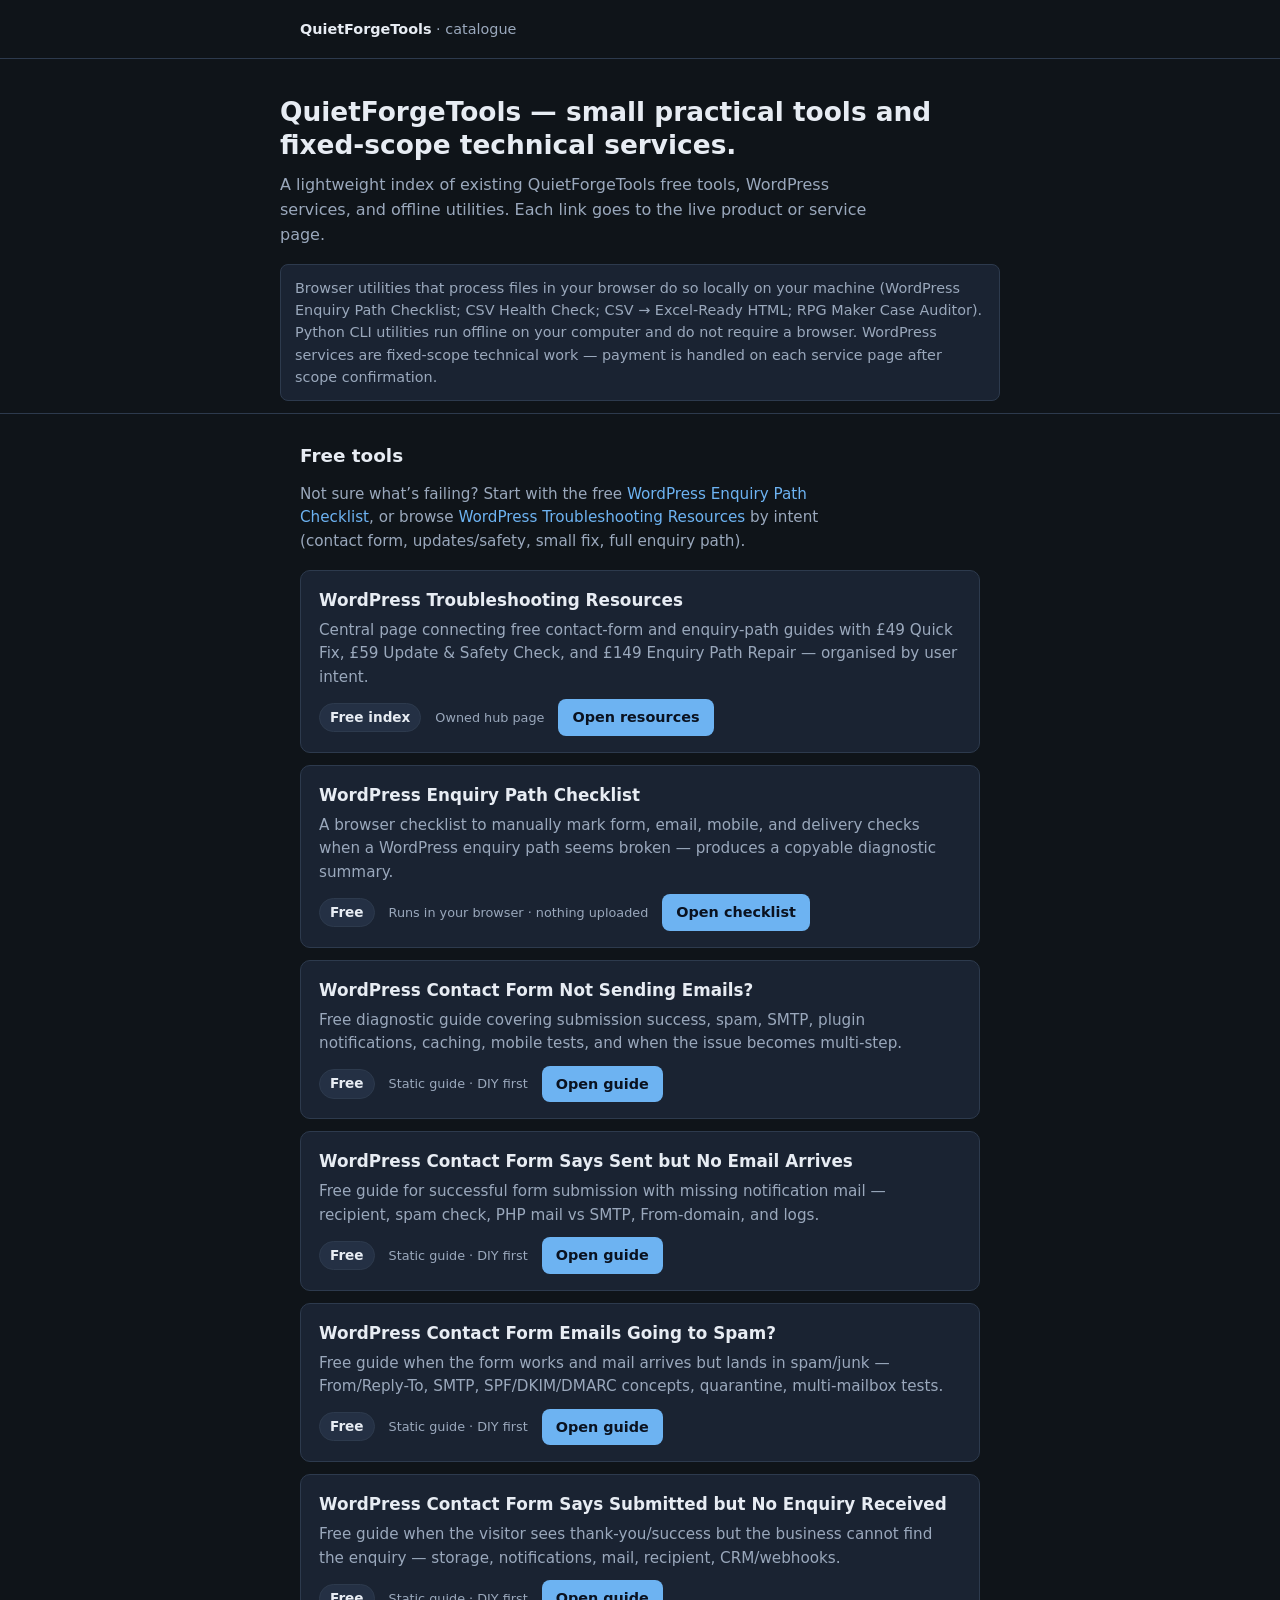
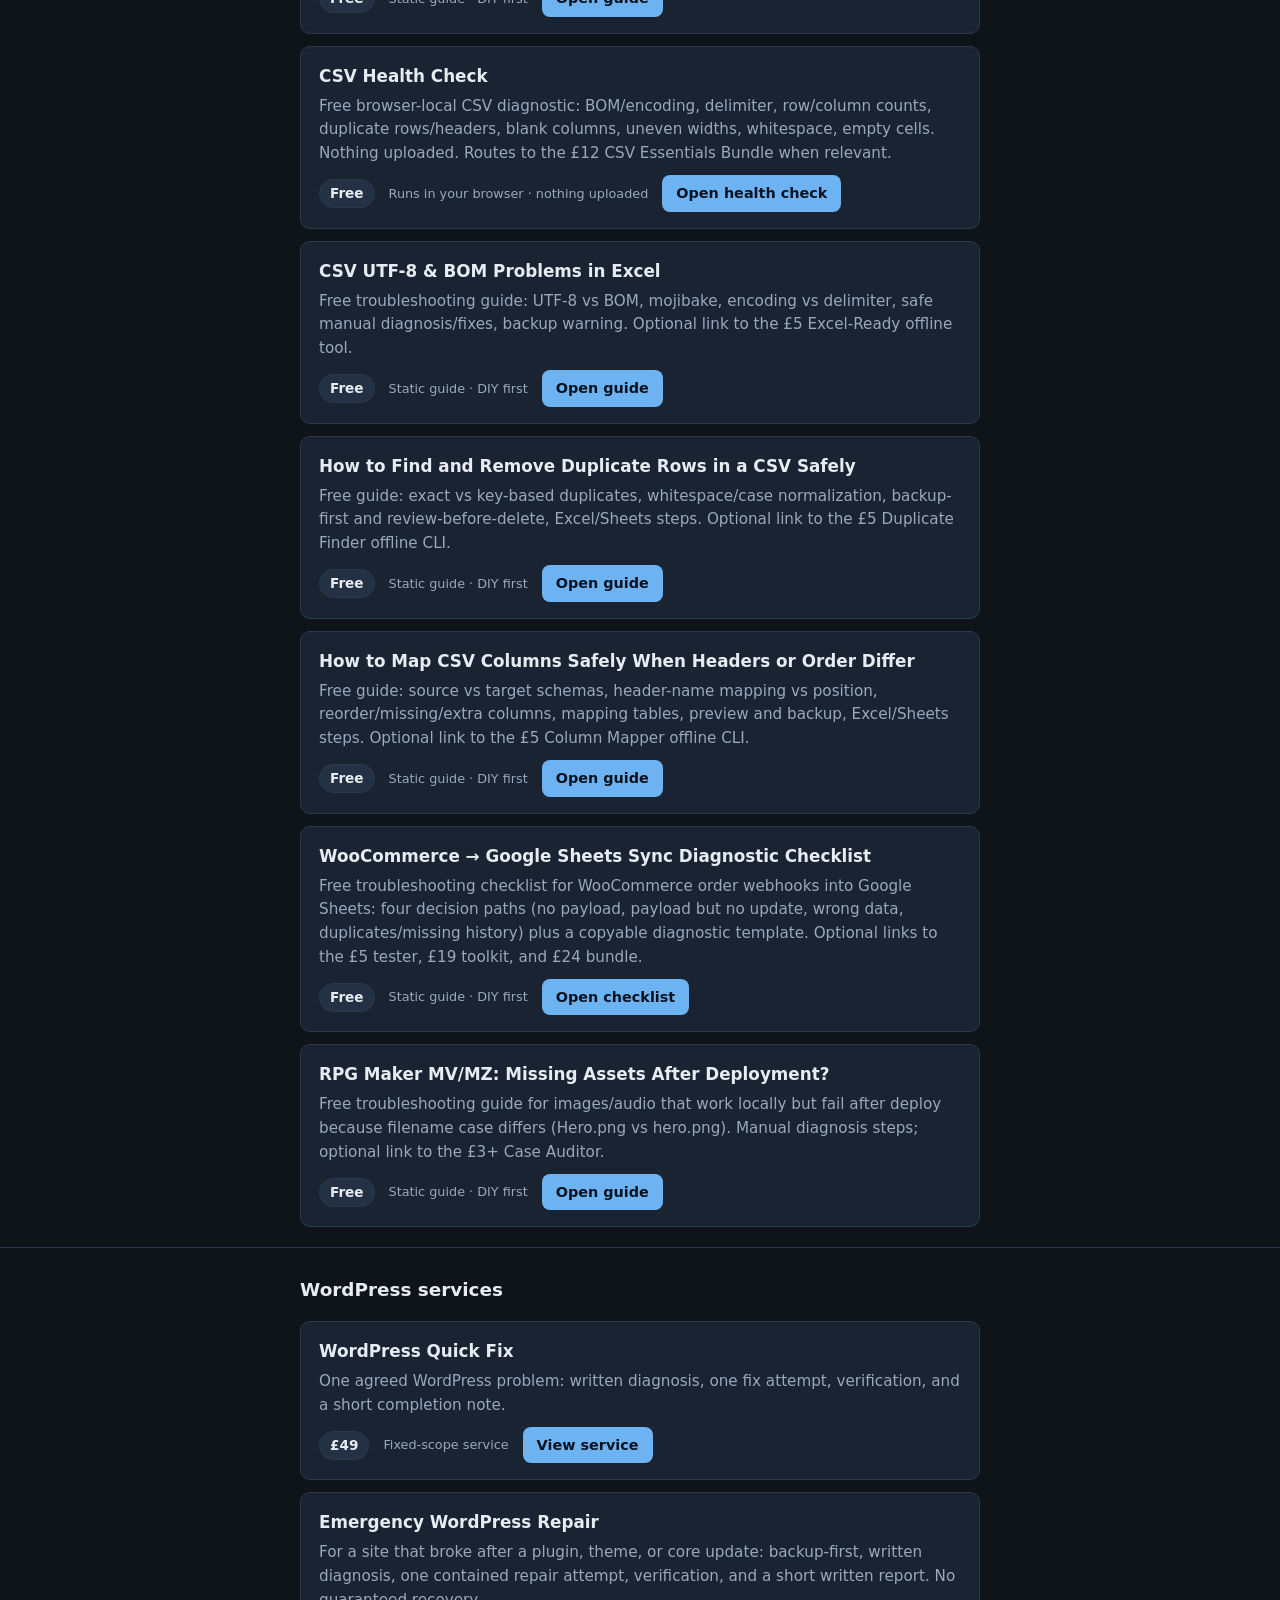
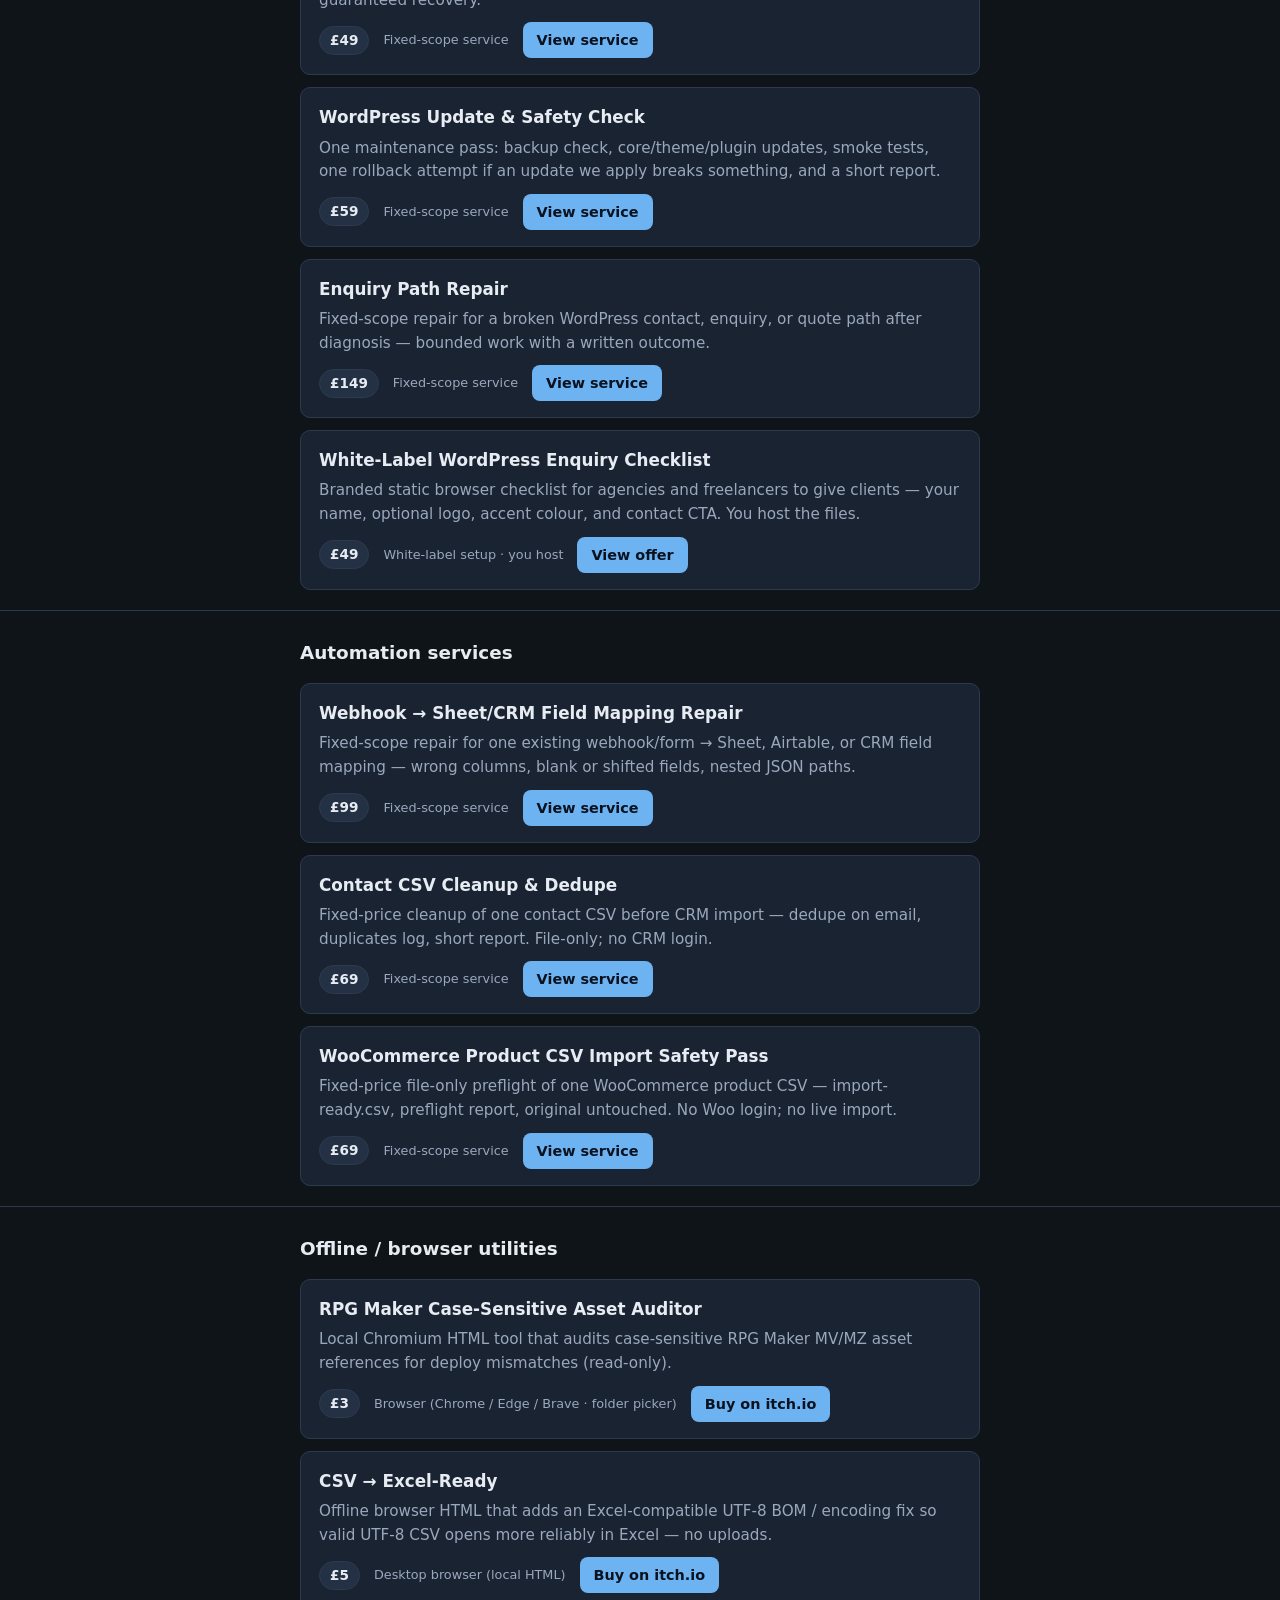
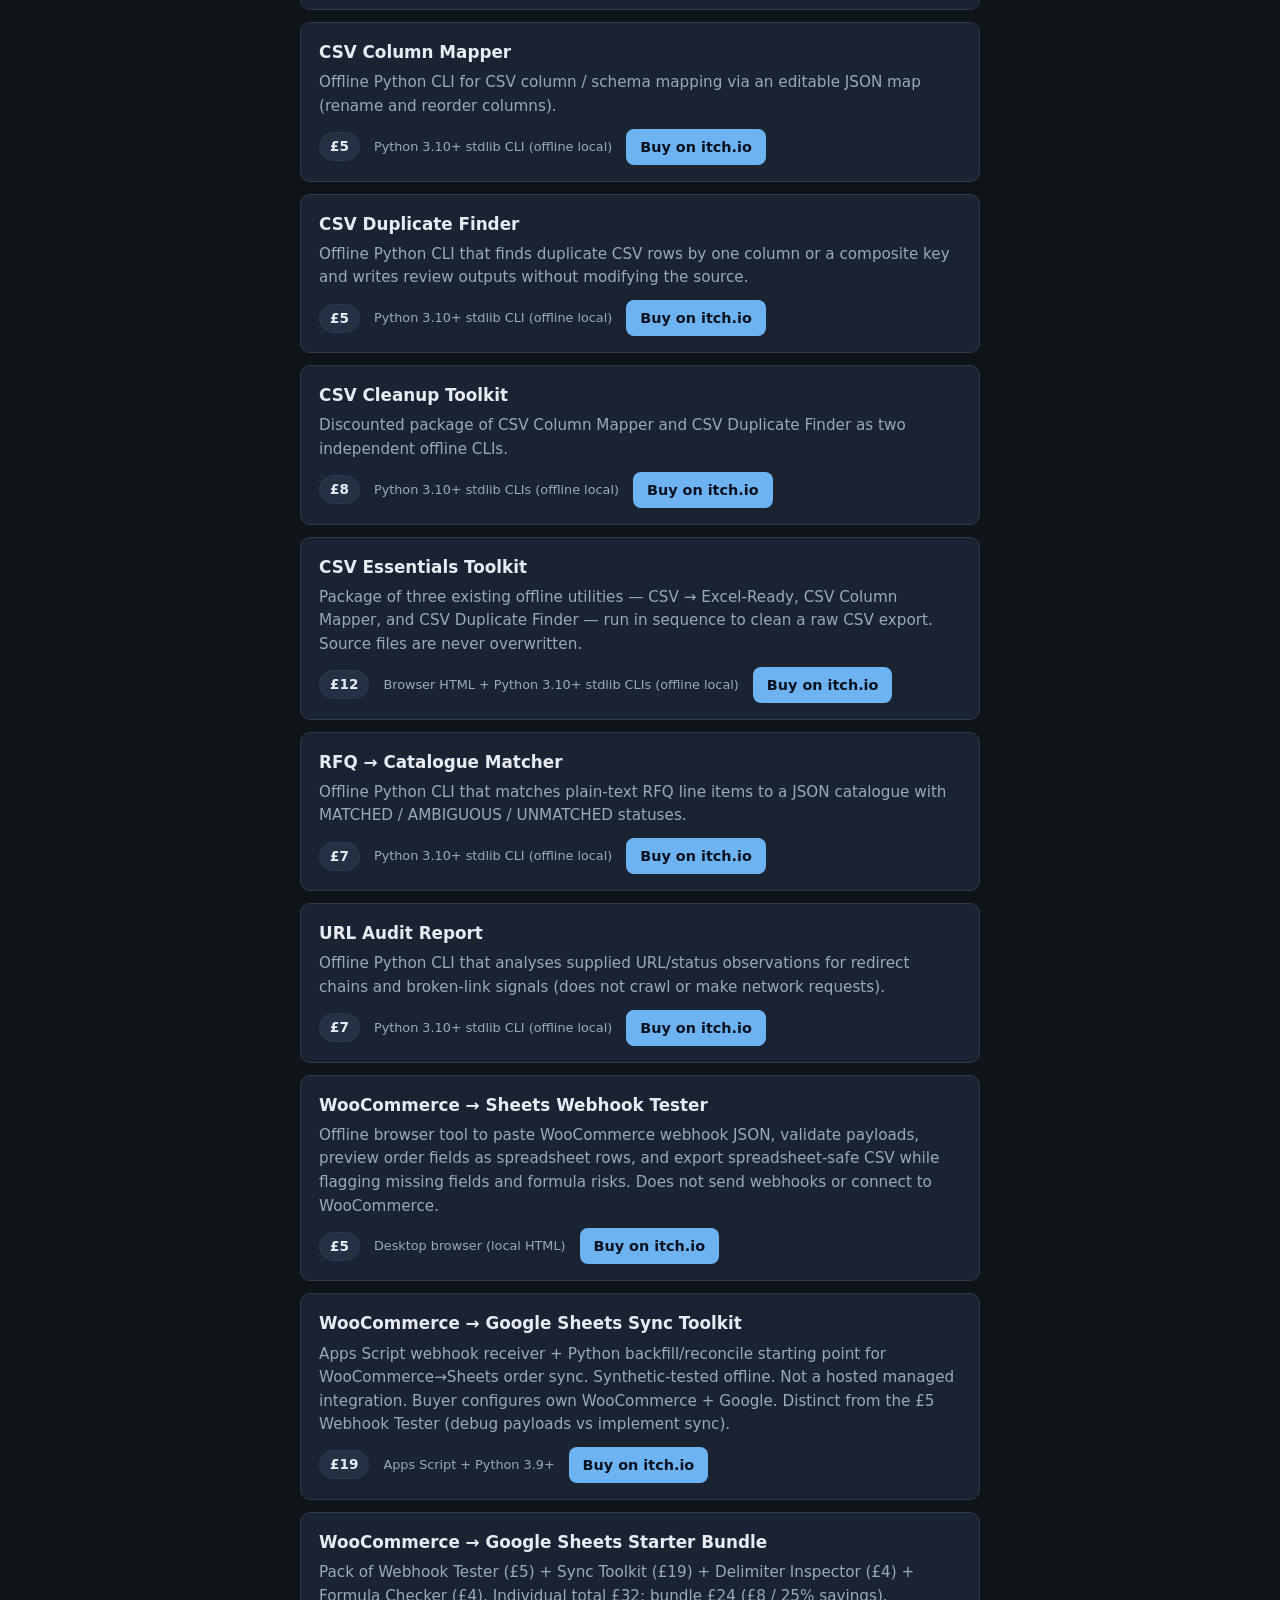
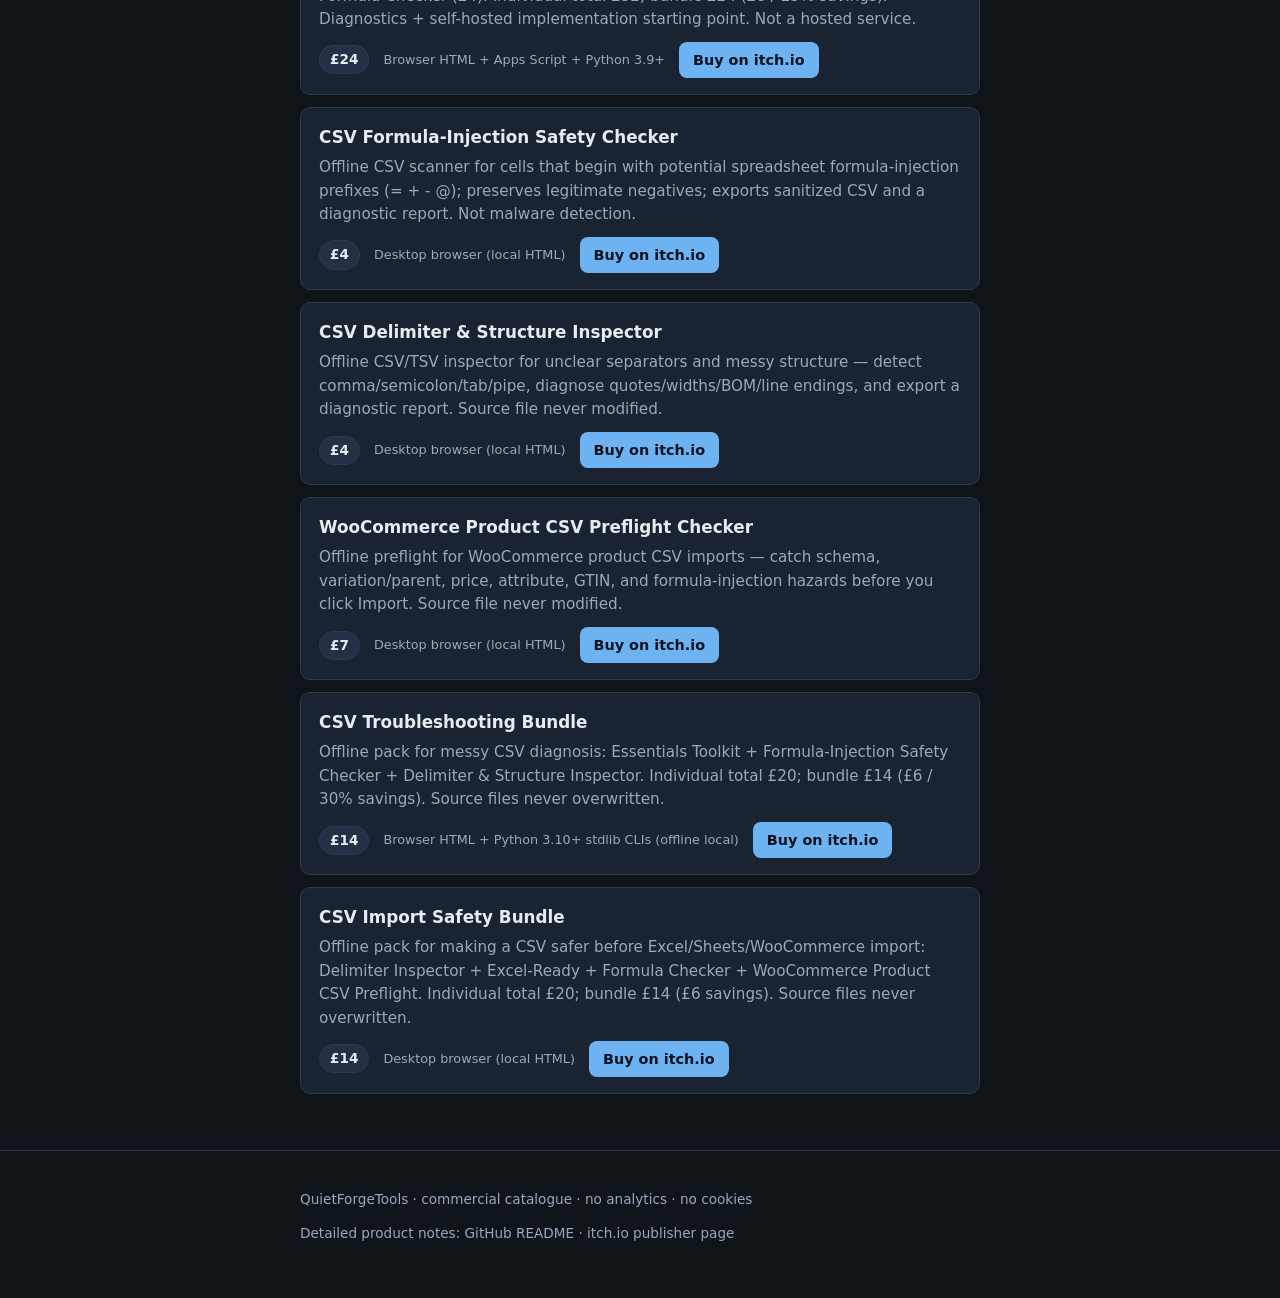
<file: docs/index.html>
<!DOCTYPE html>
<html lang="en">
<head>
  <meta charset="utf-8" />
  <meta name="viewport" content="width=device-width, initial-scale=1" />
  <title>QuietForgeTools — Small Practical Tools &amp; Fixed-Scope Services</title>
  <meta name="description" content="QuietForgeTools: free WordPress enquiry checklist, fixed-scope WordPress services (£49–£149), and offline/browser utilities on itch.io. Small practical tools and technical services." />
  <link rel="canonical" href="https://mamonasr789-png.github.io/quietforgetools/" />
  <meta name="robots" content="index,follow" />
  <style>
    :root {
      --bg: #0f1419;
      --surface: #1a2332;
      --border: #2d3a4d;
      --text: #e7ecf3;
      --muted: #9aa8bc;
      --accent: #6db3f2;
      --chip: #243044;
    }
    * { box-sizing: border-box; }
    body {
      margin: 0;
      font-family: system-ui, -apple-system, Segoe UI, Roboto, Helvetica, Arial, sans-serif;
      background: var(--bg);
      color: var(--text);
      line-height: 1.55;
      font-size: 16px;
    }
    a { color: var(--accent); text-decoration: none; }
    a:hover { text-decoration: underline; }
    .wrap { max-width: 720px; margin: 0 auto; padding: 0 20px; }
    header { border-bottom: 1px solid var(--border); padding: 18px 0; }
    .brand { font-size: 0.9rem; color: var(--muted); }
    .brand strong { color: var(--text); font-weight: 600; }
    .hero { padding: 36px 0 12px; }
    h1 { font-size: 1.65rem; line-height: 1.25; margin: 0 0 12px; font-weight: 700; }
    .lead { color: var(--muted); margin: 0 0 8px; max-width: 38em; }
    .note { font-size: 0.9rem; color: var(--muted); margin: 16px 0 0; padding: 12px 14px; background: var(--surface); border: 1px solid var(--border); border-radius: 8px; }
    section { padding: 28px 0 8px; border-top: 1px solid var(--border); }
    h2 { font-size: 1.15rem; margin: 0 0 16px; font-weight: 650; }
    .item {
      background: var(--surface);
      border: 1px solid var(--border);
      border-radius: 10px;
      padding: 16px 18px;
      margin-bottom: 12px;
    }
    .item h3 { margin: 0 0 6px; font-size: 1.05rem; font-weight: 600; }
    .item p { margin: 0 0 10px; color: var(--muted); font-size: 0.95rem; }
    .meta { display: flex; flex-wrap: wrap; gap: 8px 14px; align-items: center; }
    .price {
      display: inline-block;
      background: var(--chip);
      border: 1px solid var(--border);
      border-radius: 999px;
      padding: 3px 10px;
      font-size: 0.85rem;
      font-weight: 600;
      color: var(--text);
    }
    .runtime { font-size: 0.8rem; color: var(--muted); }
    .btn {
      display: inline-block;
      padding: 7px 14px;
      border-radius: 8px;
      background: var(--accent);
      color: #0a1220;
      font-weight: 600;
      font-size: 0.9rem;
      text-decoration: none;
    }
    .btn:hover { text-decoration: none; filter: brightness(1.06); }
    footer {
      margin-top: 36px;
      padding: 24px 0 40px;
      border-top: 1px solid var(--border);
      color: var(--muted);
      font-size: 0.85rem;
    }
    footer a { color: var(--muted); }
  </style>
</head>
<body>
  <header>
    <div class="wrap">
      <div class="brand"><strong>QuietForgeTools</strong> · catalogue</div>
    </div>
  </header>

  <main>
    <div class="wrap hero">
      <h1>QuietForgeTools — small practical tools and fixed-scope technical services.</h1>
      <p class="lead">
        A lightweight index of existing QuietForgeTools free tools, WordPress services,
        and offline utilities. Each link goes to the live product or service page.
      </p>
      <p class="note">
        Browser utilities that process files in your browser do so locally on your machine
        (WordPress Enquiry Path Checklist; CSV Health Check; CSV → Excel-Ready HTML; RPG Maker Case Auditor).
        Python CLI utilities run offline on your computer and do not require a browser.
        WordPress services are fixed-scope technical work — payment is handled on each service page after scope confirmation.
      </p>
    </div>

    <section aria-labelledby="free-tools">
      <div class="wrap">
        <h2 id="free-tools">Free tools</h2>
        <p class="qualify" style="color:var(--muted);font-size:0.95rem;margin:-4px 0 16px;max-width:38em;">
          Not sure what&rsquo;s failing? Start with the free
          <a href="https://mamonasr789-png.github.io/quietforgetools-wp-enquiry-checklist/">WordPress Enquiry Path Checklist</a>,
          or browse
          <a href="https://mamonasr789-png.github.io/quietforgetools/wordpress-troubleshooting/">WordPress Troubleshooting Resources</a>
          by intent (contact form, updates/safety, small fix, full enquiry path).
        </p>

        <article class="item">
          <h3>WordPress Troubleshooting Resources</h3>
          <p>Central page connecting free contact-form and enquiry-path guides with £49 Quick Fix, £59 Update &amp; Safety Check, and £149 Enquiry Path Repair — organised by user intent.</p>
          <div class="meta">
            <span class="price">Free index</span>
            <span class="runtime">Owned hub page</span>
            <a class="btn" href="https://mamonasr789-png.github.io/quietforgetools/wordpress-troubleshooting/">Open resources</a>
          </div>
        </article>

        <article class="item">
          <h3>WordPress Enquiry Path Checklist</h3>
          <p>A browser checklist to manually mark form, email, mobile, and delivery checks when a WordPress enquiry path seems broken — produces a copyable diagnostic summary.</p>
          <div class="meta">
            <span class="price">Free</span>
            <span class="runtime">Runs in your browser · nothing uploaded</span>
            <a class="btn" href="https://mamonasr789-png.github.io/quietforgetools-wp-enquiry-checklist/">Open checklist</a>
          </div>
        </article>

        <article class="item">
          <h3>WordPress Contact Form Not Sending Emails?</h3>
          <p>Free diagnostic guide covering submission success, spam, SMTP, plugin notifications, caching, mobile tests, and when the issue becomes multi-step.</p>
          <div class="meta">
            <span class="price">Free</span>
            <span class="runtime">Static guide · DIY first</span>
            <a class="btn" href="https://mamonasr789-png.github.io/quietforgetools-wp-contact-form-not-sending/">Open guide</a>
          </div>
        </article>

        <article class="item">
          <h3>WordPress Contact Form Says Sent but No Email Arrives</h3>
          <p>Free guide for successful form submission with missing notification mail — recipient, spam check, PHP mail vs SMTP, From-domain, and logs.</p>
          <div class="meta">
            <span class="price">Free</span>
            <span class="runtime">Static guide · DIY first</span>
            <a class="btn" href="https://mamonasr789-png.github.io/quietforgetools-wp-form-sent-no-email/">Open guide</a>
          </div>
        </article>

        <article class="item">
          <h3>WordPress Contact Form Emails Going to Spam?</h3>
          <p>Free guide when the form works and mail arrives but lands in spam/junk — From/Reply-To, SMTP, SPF/DKIM/DMARC concepts, quarantine, multi-mailbox tests.</p>
          <div class="meta">
            <span class="price">Free</span>
            <span class="runtime">Static guide · DIY first</span>
            <a class="btn" href="https://mamonasr789-png.github.io/quietforgetools-wp-form-emails-to-spam/">Open guide</a>
          </div>
        </article>

        <article class="item">
          <h3>WordPress Contact Form Says Submitted but No Enquiry Received</h3>
          <p>Free guide when the visitor sees thank-you/success but the business cannot find the enquiry — storage, notifications, mail, recipient, CRM/webhooks.</p>
          <div class="meta">
            <span class="price">Free</span>
            <span class="runtime">Static guide · DIY first</span>
            <a class="btn" href="https://mamonasr789-png.github.io/quietforgetools-wp-form-submitted-no-enquiry/">Open guide</a>
          </div>
        </article>

        <article class="item">
          <h3>CSV Health Check</h3>
          <p>Free browser-local CSV diagnostic: BOM/encoding, delimiter, row/column counts, duplicate rows/headers, blank columns, uneven widths, whitespace, empty cells. Nothing uploaded. Routes to the £12 CSV Essentials Bundle when relevant.</p>
          <div class="meta">
            <span class="price">Free</span>
            <span class="runtime">Runs in your browser · nothing uploaded</span>
            <a class="btn" href="https://mamonasr789-png.github.io/quietforgetools/csv-health-check/">Open health check</a>
          </div>
        </article>

        <article class="item">
          <h3>CSV UTF-8 &amp; BOM Problems in Excel</h3>
          <p>Free troubleshooting guide: UTF-8 vs BOM, mojibake, encoding vs delimiter, safe manual diagnosis/fixes, backup warning. Optional link to the £5 Excel-Ready offline tool.</p>
          <div class="meta">
            <span class="price">Free</span>
            <span class="runtime">Static guide · DIY first</span>
            <a class="btn" href="https://mamonasr789-png.github.io/quietforgetools/csv-utf8-bom-excel-fix/">Open guide</a>
          </div>
        </article>

        <article class="item">
          <h3>How to Find and Remove Duplicate Rows in a CSV Safely</h3>
          <p>Free guide: exact vs key-based duplicates, whitespace/case normalization, backup-first and review-before-delete, Excel/Sheets steps. Optional link to the £5 Duplicate Finder offline CLI.</p>
          <div class="meta">
            <span class="price">Free</span>
            <span class="runtime">Static guide · DIY first</span>
            <a class="btn" href="https://mamonasr789-png.github.io/quietforgetools/csv-find-remove-duplicates-safely/">Open guide</a>
          </div>
        </article>

        <article class="item">
          <h3>How to Map CSV Columns Safely When Headers or Order Differ</h3>
          <p>Free guide: source vs target schemas, header-name mapping vs position, reorder/missing/extra columns, mapping tables, preview and backup, Excel/Sheets steps. Optional link to the £5 Column Mapper offline CLI.</p>
          <div class="meta">
            <span class="price">Free</span>
            <span class="runtime">Static guide · DIY first</span>
            <a class="btn" href="https://mamonasr789-png.github.io/quietforgetools/csv-column-mapping-guide/">Open guide</a>
          </div>
        </article>


        <article class="item">
          <h3>WooCommerce → Google Sheets Sync Diagnostic Checklist</h3>
          <p>Free troubleshooting checklist for WooCommerce order webhooks into Google Sheets: four decision paths (no payload, payload but no update, wrong data, duplicates/missing history) plus a copyable diagnostic template. Optional links to the £5 tester, £19 toolkit, and £24 bundle.</p>
          <div class="meta">
            <span class="price">Free</span>
            <span class="runtime">Static guide · DIY first</span>
            <a class="btn" href="https://mamonasr789-png.github.io/quietforgetools/woocommerce-sheets-sync-diagnostic/">Open checklist</a>
          </div>
        </article>

        <article class="item">
          <h3>RPG Maker MV/MZ: Missing Assets After Deployment?</h3>
          <p>Free troubleshooting guide for images/audio that work locally but fail after deploy because filename case differs (Hero.png vs hero.png). Manual diagnosis steps; optional link to the £3+ Case Auditor.</p>
          <div class="meta">
            <span class="price">Free</span>
            <span class="runtime">Static guide · DIY first</span>
            <a class="btn" href="https://mamonasr789-png.github.io/quietforgetools/rpg-maker-case-sensitivity/">Open guide</a>
          </div>
        </article>
      </div>
    </section>

    <section aria-labelledby="wp-services">
      <div class="wrap">
        <h2 id="wp-services">WordPress services</h2>

        <article class="item">
          <h3>WordPress Quick Fix</h3>
          <p>One agreed WordPress problem: written diagnosis, one fix attempt, verification, and a short completion note.</p>
          <div class="meta">
            <span class="price">£49</span>
            <span class="runtime">Fixed-scope service</span>
            <a class="btn" href="https://mamonasr789-png.github.io/quietforgetools-wp-maintenance/quick-fix/">View service</a>
          </div>
        </article>

        <article class="item">
          <h3>Emergency WordPress Repair</h3>
          <p>For a site that broke after a plugin, theme, or core update: backup-first, written diagnosis, one contained repair attempt, verification, and a short written report. No guaranteed recovery.</p>
          <div class="meta">
            <span class="price">£49</span>
            <span class="runtime">Fixed-scope service</span>
            <a class="btn" href="https://mamonasr789-png.github.io/quietforgetools-wp-maintenance/emergency-wordpress-repair/">View service</a>
          </div>
        </article>

        <article class="item">
          <h3>WordPress Update &amp; Safety Check</h3>
          <p>One maintenance pass: backup check, core/theme/plugin updates, smoke tests, one rollback attempt if an update we apply breaks something, and a short report.</p>
          <div class="meta">
            <span class="price">£59</span>
            <span class="runtime">Fixed-scope service</span>
            <a class="btn" href="https://mamonasr789-png.github.io/quietforgetools-wp-maintenance/">View service</a>
          </div>
        </article>

        <article class="item">
          <h3>Enquiry Path Repair</h3>
          <p>Fixed-scope repair for a broken WordPress contact, enquiry, or quote path after diagnosis — bounded work with a written outcome.</p>
          <div class="meta">
            <span class="price">£149</span>
            <span class="runtime">Fixed-scope service</span>
            <a class="btn" href="https://mamonasr789-png.github.io/quietforgetools-enquiry-repair/">View service</a>
          </div>
        </article>

        <article class="item">
          <h3>White-Label WordPress Enquiry Checklist</h3>
          <p>Branded static browser checklist for agencies and freelancers to give clients — your name, optional logo, accent colour, and contact CTA. You host the files.</p>
          <div class="meta">
            <span class="price">£49</span>
            <span class="runtime">White-label setup · you host</span>
            <a class="btn" href="https://mamonasr789-png.github.io/quietforgetools/white-label-wordpress-checklist/">View offer</a>
          </div>
        </article>
      </div>
    </section>

    <section aria-labelledby="automation-services">
      <div class="wrap">
        <h2 id="automation-services">Automation services</h2>

        <article class="item">
          <h3>Webhook → Sheet/CRM Field Mapping Repair</h3>
          <p>Fixed-scope repair for one existing webhook/form → Sheet, Airtable, or CRM field mapping — wrong columns, blank or shifted fields, nested JSON paths.</p>
          <div class="meta">
            <span class="price">£99</span>
            <span class="runtime">Fixed-scope service</span>
            <a class="btn" href="https://mamonasr789-png.github.io/quietforgetools-webhook-mapping-repair/">View service</a>
          </div>
        </article>

        <article class="item">
          <h3>Contact CSV Cleanup &amp; Dedupe</h3>
          <p>Fixed-price cleanup of one contact CSV before CRM import — dedupe on email, duplicates log, short report. File-only; no CRM login.</p>
          <div class="meta">
            <span class="price">£69</span>
            <span class="runtime">Fixed-scope service</span>
            <a class="btn" href="https://mamonasr789-png.github.io/quietforgetools-contact-csv-cleanup/">View service</a>
          </div>
        </article>

        <article class="item">
          <h3>WooCommerce Product CSV Import Safety Pass</h3>
          <p>Fixed-price file-only preflight of one WooCommerce product CSV — import-ready.csv, preflight report, original untouched. No Woo login; no live import.</p>
          <div class="meta">
            <span class="price">£69</span>
            <span class="runtime">Fixed-scope service</span>
            <a class="btn" href="https://mamonasr789-png.github.io/quietforgetools-product-csv-import-safety-pass/">View service</a>
          </div>
        </article>
      </div>
    </section>

    <section aria-labelledby="utilities">
      <div class="wrap">
        <h2 id="utilities">Offline / browser utilities</h2>

        <article class="item">
          <h3>RPG Maker Case-Sensitive Asset Auditor</h3>
          <p>Local Chromium HTML tool that audits case-sensitive RPG Maker MV/MZ asset references for deploy mismatches (read-only).</p>
          <div class="meta">
            <span class="price">£3</span>
            <span class="runtime">Browser (Chrome / Edge / Brave · folder picker)</span>
            <a class="btn" href="https://quietforgetools.itch.io/rpg-maker-case-sensitive-asset-auditor">Buy on itch.io</a>
          </div>
        </article>

        <article class="item">
          <h3>CSV → Excel-Ready</h3>
          <p>Offline browser HTML that adds an Excel-compatible UTF-8 BOM / encoding fix so valid UTF-8 CSV opens more reliably in Excel — no uploads.</p>
          <div class="meta">
            <span class="price">£5</span>
            <span class="runtime">Desktop browser (local HTML)</span>
            <a class="btn" href="https://quietforgetools.itch.io/csv-excel-ready-offline-encoding-bom-fixer">Buy on itch.io</a>
          </div>
        </article>

        <article class="item">
          <h3>CSV Column Mapper</h3>
          <p>Offline Python CLI for CSV column / schema mapping via an editable JSON map (rename and reorder columns).</p>
          <div class="meta">
            <span class="price">£5</span>
            <span class="runtime">Python 3.10+ stdlib CLI (offline local)</span>
            <a class="btn" href="https://quietforgetools.itch.io/csv-column-mapper-offline-schema-mapping-tool">Buy on itch.io</a>
          </div>
        </article>

        <article class="item">
          <h3>CSV Duplicate Finder</h3>
          <p>Offline Python CLI that finds duplicate CSV rows by one column or a composite key and writes review outputs without modifying the source.</p>
          <div class="meta">
            <span class="price">£5</span>
            <span class="runtime">Python 3.10+ stdlib CLI (offline local)</span>
            <a class="btn" href="https://quietforgetools.itch.io/csv-duplicate-finder-offline-duplicate-row-detection">Buy on itch.io</a>
          </div>
        </article>

        <article class="item">
          <h3>CSV Cleanup Toolkit</h3>
          <p>Discounted package of CSV Column Mapper and CSV Duplicate Finder as two independent offline CLIs.</p>
          <div class="meta">
            <span class="price">£8</span>
            <span class="runtime">Python 3.10+ stdlib CLIs (offline local)</span>
            <a class="btn" href="https://quietforgetools.itch.io/csv-cleanup-toolkit-offline-mapper-duplicate-finder">Buy on itch.io</a>
          </div>
        </article>

        <article class="item">
          <h3>CSV Essentials Toolkit</h3>
          <p>Package of three existing offline utilities — CSV → Excel-Ready, CSV Column Mapper, and CSV Duplicate Finder — run in sequence to clean a raw CSV export. Source files are never overwritten.</p>
          <div class="meta">
            <span class="price">£12</span>
            <span class="runtime">Browser HTML + Python 3.10+ stdlib CLIs (offline local)</span>
            <a class="btn" href="https://quietforgetools.itch.io/csv-essentials-toolkit-3-offline-utilities">Buy on itch.io</a>
          </div>
        </article>

        <article class="item">
          <h3>RFQ → Catalogue Matcher</h3>
          <p>Offline Python CLI that matches plain-text RFQ line items to a JSON catalogue with MATCHED / AMBIGUOUS / UNMATCHED statuses.</p>
          <div class="meta">
            <span class="price">£7</span>
            <span class="runtime">Python 3.10+ stdlib CLI (offline local)</span>
            <a class="btn" href="https://quietforgetools.itch.io/rfq-catalogue-matcher-offline-line-item-matching-tool">Buy on itch.io</a>
          </div>
        </article>

        <article class="item">
          <h3>URL Audit Report</h3>
          <p>Offline Python CLI that analyses supplied URL/status observations for redirect chains and broken-link signals (does not crawl or make network requests).</p>
          <div class="meta">
            <span class="price">£7</span>
            <span class="runtime">Python 3.10+ stdlib CLI (offline local)</span>
            <a class="btn" href="https://quietforgetools.itch.io/url-audit-report-offline-redirect-broken-link-analyzer">Buy on itch.io</a>
          </div>
        </article>

        <article class="item">
          <h3>WooCommerce → Sheets Webhook Tester</h3>
          <p>Offline browser tool to paste WooCommerce webhook JSON, validate payloads, preview order fields as spreadsheet rows, and export spreadsheet-safe CSV while flagging missing fields and formula risks. Does not send webhooks or connect to WooCommerce.</p>
          <div class="meta">
            <span class="price">£5</span>
            <span class="runtime">Desktop browser (local HTML)</span>
            <a class="btn" href="https://quietforgetools.itch.io/woocommerce-sheets-webhook-tester">Buy on itch.io</a>
          </div>
        </article>

        <article class="item">
          <h3>WooCommerce → Google Sheets Sync Toolkit</h3>
          <p>Apps Script webhook receiver + Python backfill/reconcile starting point for WooCommerce→Sheets order sync. Synthetic-tested offline. Not a hosted managed integration. Buyer configures own WooCommerce + Google. Distinct from the £5 Webhook Tester (debug payloads vs implement sync).</p>
          <div class="meta">
            <span class="price">£19</span>
            <span class="runtime">Apps Script + Python 3.9+</span>
            <a class="btn" href="https://quietforgetools.itch.io/woocommerce-google-sheets-sync-toolkit">Buy on itch.io</a>
          </div>
        </article>

        <article class="item">
          <h3>WooCommerce → Google Sheets Starter Bundle</h3>
          <p>Pack of Webhook Tester (£5) + Sync Toolkit (£19) + Delimiter Inspector (£4) + Formula Checker (£4). Individual total £32; bundle £24 (£8 / 25% savings). Diagnostics + self-hosted implementation starting point. Not a hosted service.</p>
          <div class="meta">
            <span class="price">£24</span>
            <span class="runtime">Browser HTML + Apps Script + Python 3.9+</span>
            <a class="btn" href="https://quietforgetools.itch.io/woocommerce-google-sheets-starter-bundle">Buy on itch.io</a>
          </div>
        </article>


        <article class="item">
          <h3>CSV Formula-Injection Safety Checker</h3>
          <p>Offline CSV scanner for cells that begin with potential spreadsheet formula-injection prefixes (= + - @); preserves legitimate negatives; exports sanitized CSV and a diagnostic report. Not malware detection.</p>
          <div class="meta">
            <span class="price">£4</span>
            <span class="runtime">Desktop browser (local HTML)</span>
            <a class="btn" href="https://quietforgetools.itch.io/csv-formula-injection-safety-checker">Buy on itch.io</a>
          </div>
        </article>

        <article class="item">
          <h3>CSV Delimiter &amp; Structure Inspector</h3>
          <p>Offline CSV/TSV inspector for unclear separators and messy structure — detect comma/semicolon/tab/pipe, diagnose quotes/widths/BOM/line endings, and export a diagnostic report. Source file never modified.</p>
          <div class="meta">
            <span class="price">£4</span>
            <span class="runtime">Desktop browser (local HTML)</span>
            <a class="btn" href="https://quietforgetools.itch.io/csv-delimiter-structure-inspector">Buy on itch.io</a>
          </div>
        </article>

        <article class="item">
          <h3>WooCommerce Product CSV Preflight Checker</h3>
          <p>Offline preflight for WooCommerce product CSV imports — catch schema, variation/parent, price, attribute, GTIN, and formula-injection hazards before you click Import. Source file never modified.</p>
          <div class="meta">
            <span class="price">£7</span>
            <span class="runtime">Desktop browser (local HTML)</span>
            <a class="btn" href="https://quietforgetools.itch.io/woocommerce-product-csv-preflight-checker">Buy on itch.io</a>
          </div>
        </article>

        <article class="item">
          <h3>CSV Troubleshooting Bundle</h3>
          <p>Offline pack for messy CSV diagnosis: Essentials Toolkit + Formula-Injection Safety Checker + Delimiter &amp; Structure Inspector. Individual total £20; bundle £14 (£6 / 30% savings). Source files never overwritten.</p>
          <div class="meta">
            <span class="price">£14</span>
            <span class="runtime">Browser HTML + Python 3.10+ stdlib CLIs (offline local)</span>
            <a class="btn" href="https://quietforgetools.itch.io/csv-troubleshooting-bundle">Buy on itch.io</a>
          </div>
        </article>

        <article class="item">
          <h3>CSV Import Safety Bundle</h3>
          <p>Offline pack for making a CSV safer before Excel/Sheets/WooCommerce import: Delimiter Inspector + Excel-Ready + Formula Checker + WooCommerce Product CSV Preflight. Individual total £20; bundle £14 (£6 savings). Source files never overwritten.</p>
          <div class="meta">
            <span class="price">£14</span>
            <span class="runtime">Desktop browser (local HTML)</span>
            <a class="btn" href="https://quietforgetools.itch.io/csv-import-safety-bundle">Buy on itch.io</a>
          </div>
        </article>
      </div>
    </section>
  </main>

  <footer>
    <div class="wrap">
      <p>QuietForgeTools · commercial catalogue · no analytics · no cookies</p>
      <p>
        Detailed product notes:
        <a href="https://github.com/mamonasr789-png/quietforgetools">GitHub README</a>
        ·
        <a href="https://quietforgetools.itch.io/">itch.io publisher page</a>
      </p>
    </div>
  </footer>
</body>
</html>
</file>
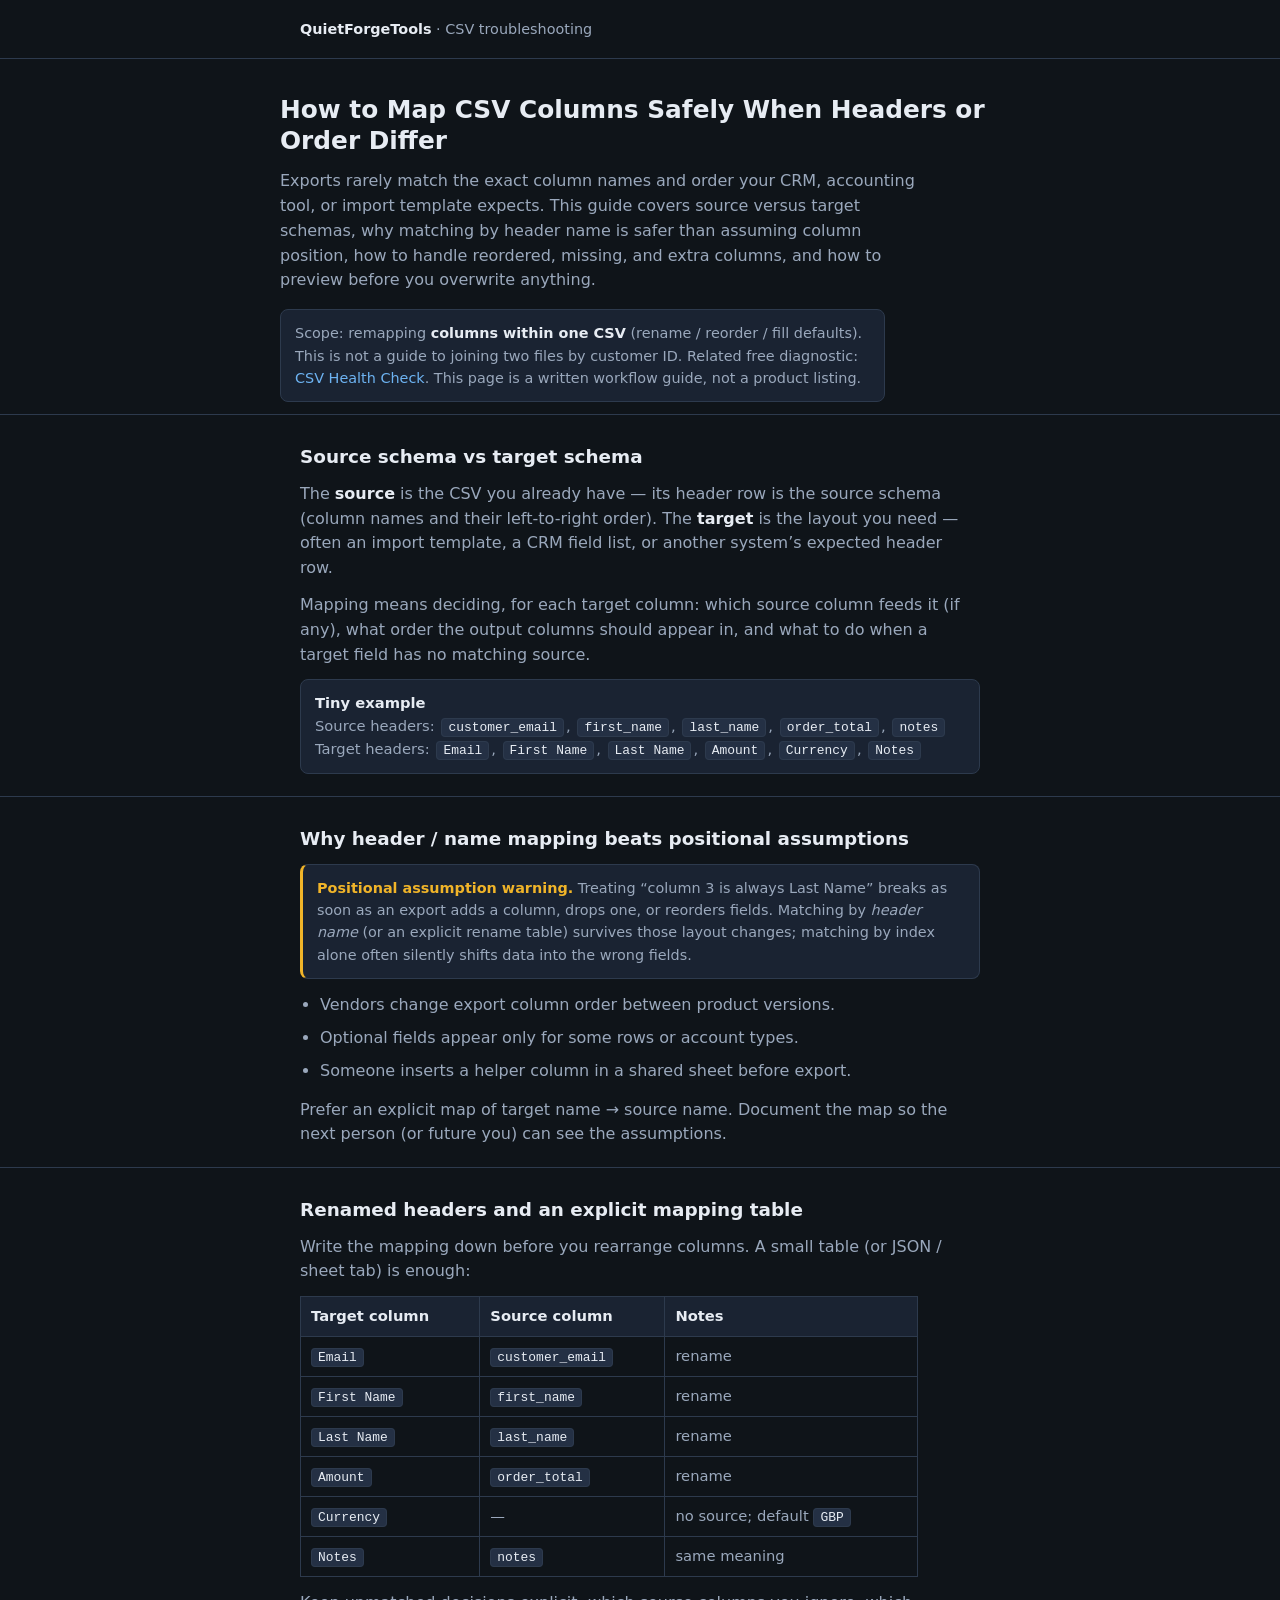
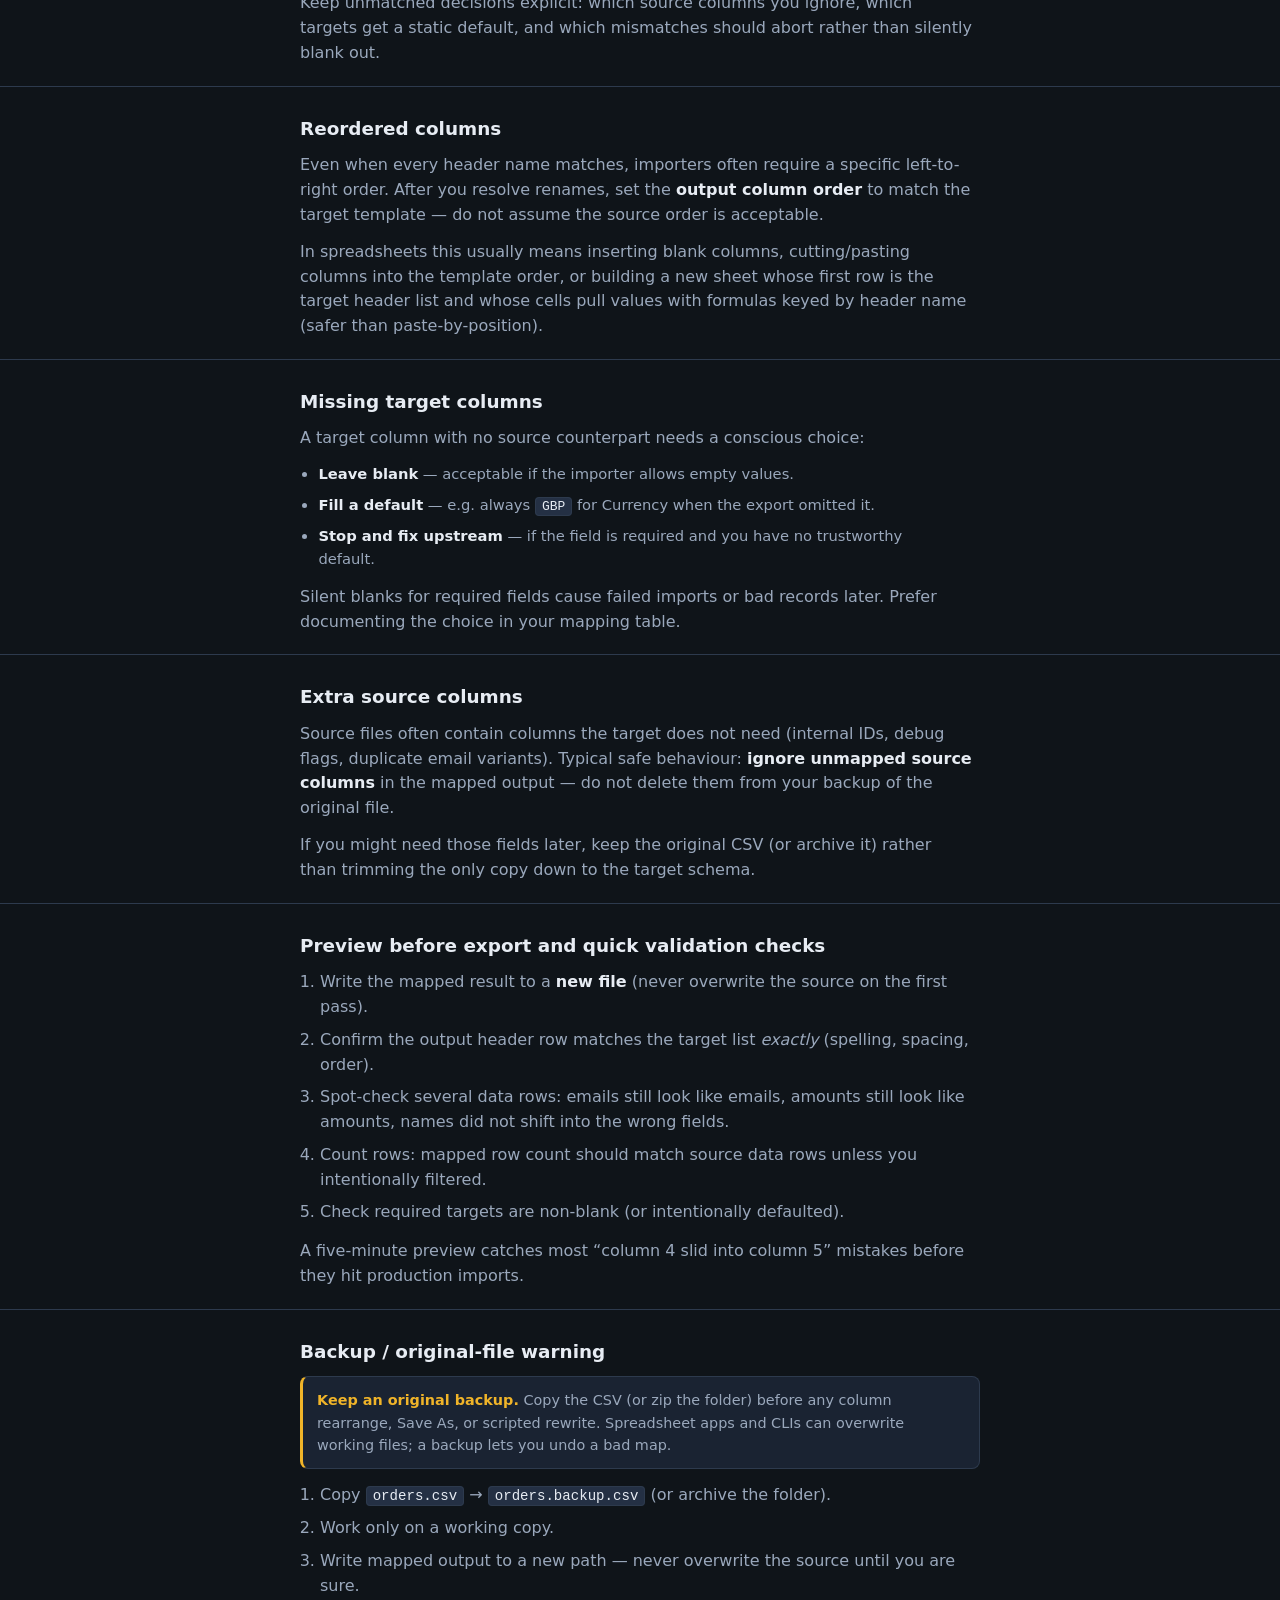
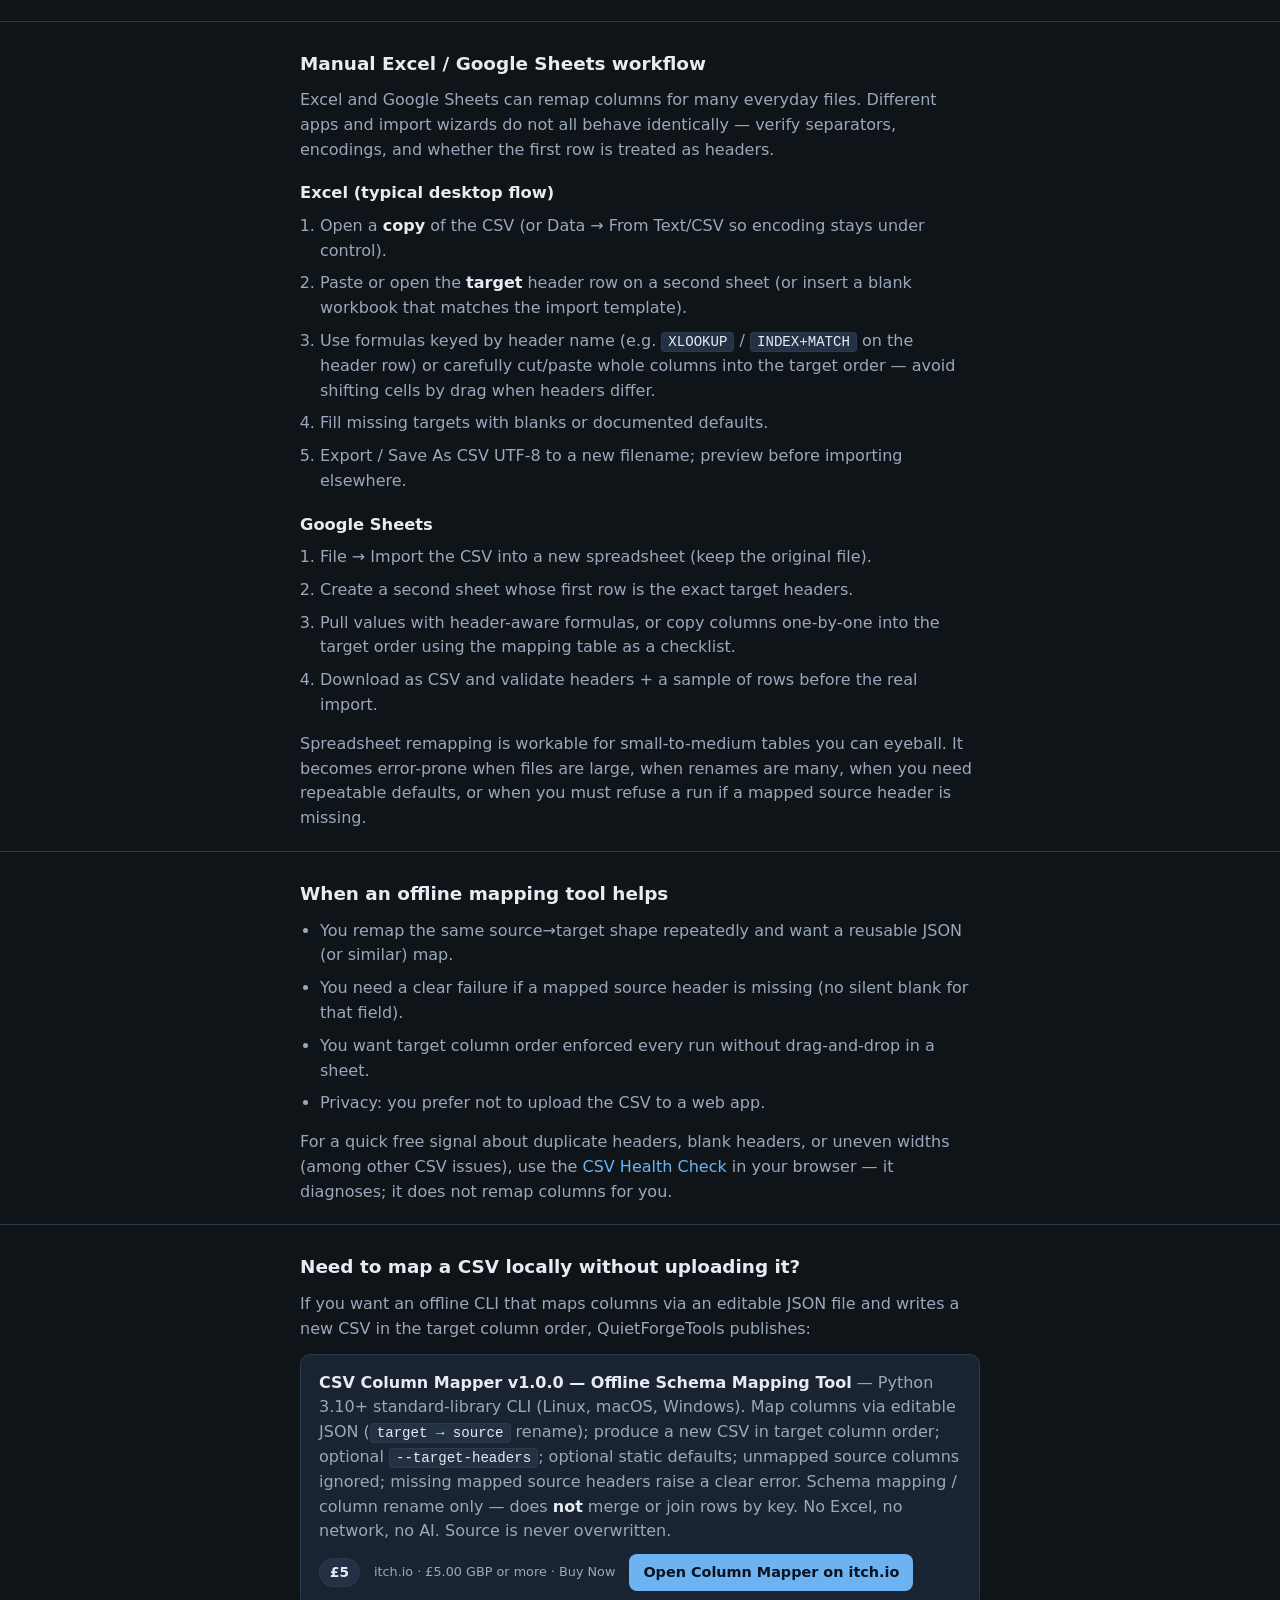
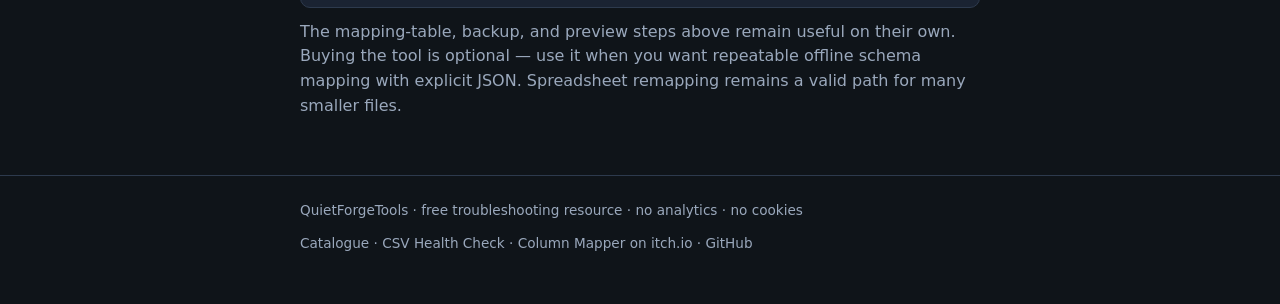
<file: docs/csv-column-mapping-guide/index.html>
<!DOCTYPE html>
<html lang="en">
<head>
  <meta charset="utf-8" />
  <meta name="viewport" content="width=device-width, initial-scale=1" />
  <title>How to Map CSV Columns Safely When Headers or Order Differ | QuietForgeTools</title>
  <meta name="description" content="Map CSV columns safely when headers or order differ: source vs target schemas, header-name mapping vs position, reorder, missing/extra columns, mapping tables, preview, backup, Excel/Sheets steps." />
  <link rel="canonical" href="https://mamonasr789-png.github.io/quietforgetools/csv-column-mapping-guide/" />
  <meta name="robots" content="index,follow" />
  <style>
    :root {
      --bg: #0f1419;
      --surface: #1a2332;
      --border: #2d3a4d;
      --text: #e7ecf3;
      --muted: #9aa8bc;
      --accent: #6db3f2;
      --chip: #243044;
      --warn: #f0b429;
      --ok: #3ecf8e;
    }
    * { box-sizing: border-box; }
    body {
      margin: 0;
      font-family: system-ui, -apple-system, Segoe UI, Roboto, Helvetica, Arial, sans-serif;
      background: var(--bg);
      color: var(--text);
      line-height: 1.55;
      font-size: 16px;
    }
    a { color: var(--accent); text-decoration: none; }
    a:hover { text-decoration: underline; }
    .wrap { max-width: 720px; margin: 0 auto; padding: 0 20px; }
    header { border-bottom: 1px solid var(--border); padding: 18px 0; }
    .brand { font-size: 0.9rem; color: var(--muted); }
    .brand strong { color: var(--text); font-weight: 600; }
    .brand a { color: var(--muted); }
    .brand a:hover { color: var(--accent); }
    .hero { padding: 36px 0 12px; }
    h1 { font-size: 1.55rem; line-height: 1.25; margin: 0 0 12px; font-weight: 700; }
    .lead { color: var(--muted); margin: 0 0 8px; max-width: 40em; }
    .note {
      font-size: 0.9rem;
      color: var(--muted);
      margin: 16px 0 0;
      padding: 12px 14px;
      background: var(--surface);
      border: 1px solid var(--border);
      border-radius: 8px;
    }
    .warn-box {
      font-size: 0.9rem;
      color: var(--muted);
      margin: 0 0 14px;
      padding: 12px 14px;
      background: var(--surface);
      border: 1px solid var(--border);
      border-left: 3px solid var(--warn);
      border-radius: 8px;
    }
    .warn-box strong { color: var(--warn); }
    section { padding: 28px 0 8px; border-top: 1px solid var(--border); }
    h2 { font-size: 1.15rem; margin: 0 0 10px; font-weight: 650; }
    h3 { font-size: 1.02rem; margin: 18px 0 8px; font-weight: 600; }
    p { margin: 0 0 12px; color: var(--muted); max-width: 42em; }
    p strong, li strong { color: var(--text); font-weight: 600; }
    ul, ol { margin: 0 0 14px; padding-left: 1.25em; color: var(--muted); max-width: 42em; }
    li { margin-bottom: 8px; }
    code {
      font-family: ui-monospace, SFMono-Regular, Menlo, Consolas, monospace;
      font-size: 0.88em;
      background: var(--chip);
      border: 1px solid var(--border);
      border-radius: 4px;
      padding: 1px 6px;
      color: var(--text);
    }
    .example {
      margin: 0 0 14px;
      padding: 12px 14px;
      background: var(--surface);
      border: 1px solid var(--border);
      border-radius: 8px;
      font-size: 0.92rem;
      color: var(--muted);
    }
    .example code { margin: 0 2px; }
    table.map {
      width: 100%;
      max-width: 42em;
      border-collapse: collapse;
      margin: 0 0 14px;
      font-size: 0.92rem;
    }
    table.map th, table.map td {
      border: 1px solid var(--border);
      padding: 8px 10px;
      text-align: left;
      color: var(--muted);
    }
    table.map th {
      background: var(--surface);
      color: var(--text);
      font-weight: 600;
    }
    .cta {
      background: var(--surface);
      border: 1px solid var(--border);
      border-radius: 10px;
      padding: 16px 18px;
      margin: 8px 0 12px;
    }
    .cta p { margin: 0 0 10px; }
    .cta .meta {
      display: flex;
      flex-wrap: wrap;
      gap: 8px 14px;
      align-items: center;
      margin-top: 4px;
    }
    .price {
      display: inline-block;
      background: var(--chip);
      border: 1px solid var(--border);
      border-radius: 999px;
      padding: 3px 10px;
      font-size: 0.85rem;
      font-weight: 600;
      color: var(--text);
    }
    .runtime { font-size: 0.8rem; color: var(--muted); }
    .btn {
      display: inline-block;
      padding: 7px 14px;
      border-radius: 8px;
      background: var(--accent);
      color: #0a1220;
      font-weight: 600;
      font-size: 0.9rem;
      text-decoration: none;
    }
    .btn:hover { text-decoration: none; filter: brightness(1.06); }
    .scope-list { font-size: 0.92rem; }
    footer {
      margin-top: 36px;
      padding: 24px 0 40px;
      border-top: 1px solid var(--border);
      color: var(--muted);
      font-size: 0.85rem;
    }
    footer a { color: var(--muted); }
  </style>
</head>
<body>
  <header>
    <div class="wrap">
      <div class="brand"><a href="https://mamonasr789-png.github.io/quietforgetools/"><strong>QuietForgeTools</strong></a> · CSV troubleshooting</div>
    </div>
  </header>

  <main>
    <div class="wrap hero">
      <h1>How to Map CSV Columns Safely When Headers or Order Differ</h1>
      <p class="lead">
        Exports rarely match the exact column names and order your CRM, accounting
        tool, or import template expects. This guide covers source versus target
        schemas, why matching by header name is safer than assuming column position,
        how to handle reordered, missing, and extra columns, and how to preview
        before you overwrite anything.
      </p>
      <p class="note">
        Scope: remapping <strong>columns within one CSV</strong> (rename / reorder /
        fill defaults). This is not a guide to joining two files by customer ID.
        Related free diagnostic:
        <a href="https://mamonasr789-png.github.io/quietforgetools/csv-health-check/">CSV Health Check</a>.
        This page is a written workflow guide, not a product listing.
      </p>
    </div>

    <section aria-labelledby="schemas">
      <div class="wrap">
        <h2 id="schemas">Source schema vs target schema</h2>
        <p>
          The <strong>source</strong> is the CSV you already have — its header row is
          the source schema (column names and their left-to-right order). The
          <strong>target</strong> is the layout you need — often an import template,
          a CRM field list, or another system’s expected header row.
        </p>
        <p>
          Mapping means deciding, for each target column: which source column feeds
          it (if any), what order the output columns should appear in, and what to
          do when a target field has no matching source.
        </p>
        <div class="example">
          <strong style="color:var(--text)">Tiny example</strong><br />
          Source headers: <code>customer_email</code>, <code>first_name</code>,
          <code>last_name</code>, <code>order_total</code>, <code>notes</code><br />
          Target headers: <code>Email</code>, <code>First Name</code>,
          <code>Last Name</code>, <code>Amount</code>, <code>Currency</code>,
          <code>Notes</code>
        </div>
      </div>
    </section>

    <section aria-labelledby="position">
      <div class="wrap">
        <h2 id="position">Why header / name mapping beats positional assumptions</h2>
        <div class="warn-box">
          <strong>Positional assumption warning.</strong> Treating “column 3 is
          always Last Name” breaks as soon as an export adds a column, drops one,
          or reorders fields. Matching by <em>header name</em> (or an explicit
          rename table) survives those layout changes; matching by index alone often
          silently shifts data into the wrong fields.
        </div>
        <ul>
          <li>Vendors change export column order between product versions.</li>
          <li>Optional fields appear only for some rows or account types.</li>
          <li>Someone inserts a helper column in a shared sheet before export.</li>
        </ul>
        <p>
          Prefer an explicit map of target name → source name. Document the map so
          the next person (or future you) can see the assumptions.
        </p>
      </div>
    </section>

    <section aria-labelledby="maptable">
      <div class="wrap">
        <h2 id="maptable">Renamed headers and an explicit mapping table</h2>
        <p>
          Write the mapping down before you rearrange columns. A small table (or
          JSON / sheet tab) is enough:
        </p>
        <table class="map" aria-label="Example source-to-target column mapping">
          <thead>
            <tr>
              <th>Target column</th>
              <th>Source column</th>
              <th>Notes</th>
            </tr>
          </thead>
          <tbody>
            <tr>
              <td><code>Email</code></td>
              <td><code>customer_email</code></td>
              <td>rename</td>
            </tr>
            <tr>
              <td><code>First Name</code></td>
              <td><code>first_name</code></td>
              <td>rename</td>
            </tr>
            <tr>
              <td><code>Last Name</code></td>
              <td><code>last_name</code></td>
              <td>rename</td>
            </tr>
            <tr>
              <td><code>Amount</code></td>
              <td><code>order_total</code></td>
              <td>rename</td>
            </tr>
            <tr>
              <td><code>Currency</code></td>
              <td>—</td>
              <td>no source; default <code>GBP</code></td>
            </tr>
            <tr>
              <td><code>Notes</code></td>
              <td><code>notes</code></td>
              <td>same meaning</td>
            </tr>
          </tbody>
        </table>
        <p>
          Keep unmatched decisions explicit: which source columns you ignore, which
          targets get a static default, and which mismatches should abort rather
          than silently blank out.
        </p>
      </div>
    </section>

    <section aria-labelledby="reorder">
      <div class="wrap">
        <h2 id="reorder">Reordered columns</h2>
        <p>
          Even when every header name matches, importers often require a specific
          left-to-right order. After you resolve renames, set the <strong>output
          column order</strong> to match the target template — do not assume the
          source order is acceptable.
        </p>
        <p>
          In spreadsheets this usually means inserting blank columns, cutting/pasting
          columns into the template order, or building a new sheet whose first row is
          the target header list and whose cells pull values with formulas keyed by
          header name (safer than paste-by-position).
        </p>
      </div>
    </section>

    <section aria-labelledby="missing">
      <div class="wrap">
        <h2 id="missing">Missing target columns</h2>
        <p>
          A target column with no source counterpart needs a conscious choice:
        </p>
        <ul class="scope-list">
          <li><strong>Leave blank</strong> — acceptable if the importer allows empty values.</li>
          <li><strong>Fill a default</strong> — e.g. always <code>GBP</code> for Currency when the export omitted it.</li>
          <li><strong>Stop and fix upstream</strong> — if the field is required and you have no trustworthy default.</li>
        </ul>
        <p>
          Silent blanks for required fields cause failed imports or bad records later.
          Prefer documenting the choice in your mapping table.
        </p>
      </div>
    </section>

    <section aria-labelledby="extra">
      <div class="wrap">
        <h2 id="extra">Extra source columns</h2>
        <p>
          Source files often contain columns the target does not need (internal IDs,
          debug flags, duplicate email variants). Typical safe behaviour: <strong>ignore
          unmapped source columns</strong> in the mapped output — do not delete them
          from your backup of the original file.
        </p>
        <p>
          If you might need those fields later, keep the original CSV (or archive it)
          rather than trimming the only copy down to the target schema.
        </p>
      </div>
    </section>

    <section aria-labelledby="preview">
      <div class="wrap">
        <h2 id="preview">Preview before export and quick validation checks</h2>
        <ol>
          <li>Write the mapped result to a <strong>new file</strong> (never overwrite the source on the first pass).</li>
          <li>Confirm the output header row matches the target list <em>exactly</em> (spelling, spacing, order).</li>
          <li>Spot-check several data rows: emails still look like emails, amounts still look like amounts, names did not shift into the wrong fields.</li>
          <li>Count rows: mapped row count should match source data rows unless you intentionally filtered.</li>
          <li>Check required targets are non-blank (or intentionally defaulted).</li>
        </ol>
        <p>
          A five-minute preview catches most “column 4 slid into column 5” mistakes
          before they hit production imports.
        </p>
      </div>
    </section>

    <section aria-labelledby="backup">
      <div class="wrap">
        <h2 id="backup">Backup / original-file warning</h2>
        <div class="warn-box">
          <strong>Keep an original backup.</strong> Copy the CSV (or zip the folder)
          before any column rearrange, Save As, or scripted rewrite. Spreadsheet apps
          and CLIs can overwrite working files; a backup lets you undo a bad map.
        </div>
        <ol>
          <li>Copy <code>orders.csv</code> → <code>orders.backup.csv</code> (or archive the folder).</li>
          <li>Work only on a working copy.</li>
          <li>Write mapped output to a new path — never overwrite the source until you are sure.</li>
        </ol>
      </div>
    </section>

    <section aria-labelledby="sheets">
      <div class="wrap">
        <h2 id="sheets">Manual Excel / Google Sheets workflow</h2>
        <p>
          Excel and Google Sheets can remap columns for many everyday files. Different
          apps and import wizards do not all behave identically — verify separators,
          encodings, and whether the first row is treated as headers.
        </p>
        <h3>Excel (typical desktop flow)</h3>
        <ol>
          <li>Open a <strong>copy</strong> of the CSV (or Data → From Text/CSV so encoding stays under control).</li>
          <li>Paste or open the <strong>target</strong> header row on a second sheet (or insert a blank workbook that matches the import template).</li>
          <li>Use formulas keyed by header name (e.g. <code>XLOOKUP</code> / <code>INDEX+MATCH</code> on the header row) or carefully cut/paste whole columns into the target order — avoid shifting cells by drag when headers differ.</li>
          <li>Fill missing targets with blanks or documented defaults.</li>
          <li>Export / Save As CSV UTF-8 to a new filename; preview before importing elsewhere.</li>
        </ol>
        <h3>Google Sheets</h3>
        <ol>
          <li>File → Import the CSV into a new spreadsheet (keep the original file).</li>
          <li>Create a second sheet whose first row is the exact target headers.</li>
          <li>Pull values with header-aware formulas, or copy columns one-by-one into the target order using the mapping table as a checklist.</li>
          <li>Download as CSV and validate headers + a sample of rows before the real import.</li>
        </ol>
        <p>
          Spreadsheet remapping is workable for small-to-medium tables you can eyeball.
          It becomes error-prone when files are large, when renames are many, when you
          need repeatable defaults, or when you must refuse a run if a mapped source
          header is missing.
        </p>
      </div>
    </section>

    <section aria-labelledby="when">
      <div class="wrap">
        <h2 id="when">When an offline mapping tool helps</h2>
        <ul>
          <li>You remap the same source→target shape repeatedly and want a reusable JSON (or similar) map.</li>
          <li>You need a clear failure if a mapped source header is missing (no silent blank for that field).</li>
          <li>You want target column order enforced every run without drag-and-drop in a sheet.</li>
          <li>Privacy: you prefer not to upload the CSV to a web app.</li>
        </ul>
        <p>
          For a quick free signal about duplicate headers, blank headers, or uneven
          widths (among other CSV issues), use the
          <a href="https://mamonasr789-png.github.io/quietforgetools/csv-health-check/">CSV Health Check</a>
          in your browser — it diagnoses; it does not remap columns for you.
        </p>
      </div>
    </section>

    <section aria-labelledby="cta">
      <div class="wrap">
        <h2 id="cta">Need to map a CSV locally without uploading it?</h2>
        <p>
          If you want an offline CLI that maps columns via an editable JSON file and
          writes a new CSV in the target column order, QuietForgeTools publishes:
        </p>
        <div class="cta">
          <p>
            <strong style="color:var(--text)">CSV Column Mapper v1.0.0 — Offline Schema Mapping Tool</strong> —
            Python 3.10+ standard-library CLI (Linux, macOS, Windows). Map columns via
            editable JSON (<code>target → source</code> rename); produce a new CSV in
            target column order; optional <code>--target-headers</code>; optional static
            defaults; unmapped source columns ignored; missing mapped source headers
            raise a clear error. Schema mapping / column rename only — does
            <strong>not</strong> merge or join rows by key. No Excel, no network, no AI.
            Source is never overwritten.
          </p>
          <div class="meta">
            <span class="price">£5</span>
            <span class="runtime">itch.io · £5.00 GBP or more · Buy Now</span>
            <a class="btn" href="https://quietforgetools.itch.io/csv-column-mapper-offline-schema-mapping-tool">Open Column Mapper on itch.io</a>
          </div>
        </div>
        <p>
          The mapping-table, backup, and preview steps above remain useful on their
          own. Buying the tool is optional — use it when you want repeatable offline
          schema mapping with explicit JSON. Spreadsheet remapping remains a valid
          path for many smaller files.
        </p>
      </div>
    </section>
  </main>

  <footer>
    <div class="wrap">
      <p>QuietForgeTools · free troubleshooting resource · no analytics · no cookies</p>
      <p>
        <a href="https://mamonasr789-png.github.io/quietforgetools/">Catalogue</a>
        ·
        <a href="https://mamonasr789-png.github.io/quietforgetools/csv-health-check/">CSV Health Check</a>
        ·
        <a href="https://quietforgetools.itch.io/csv-column-mapper-offline-schema-mapping-tool">Column Mapper on itch.io</a>
        ·
        <a href="https://github.com/mamonasr789-png/quietforgetools">GitHub</a>
      </p>
    </div>
  </footer>
</body>
</html>
</file>
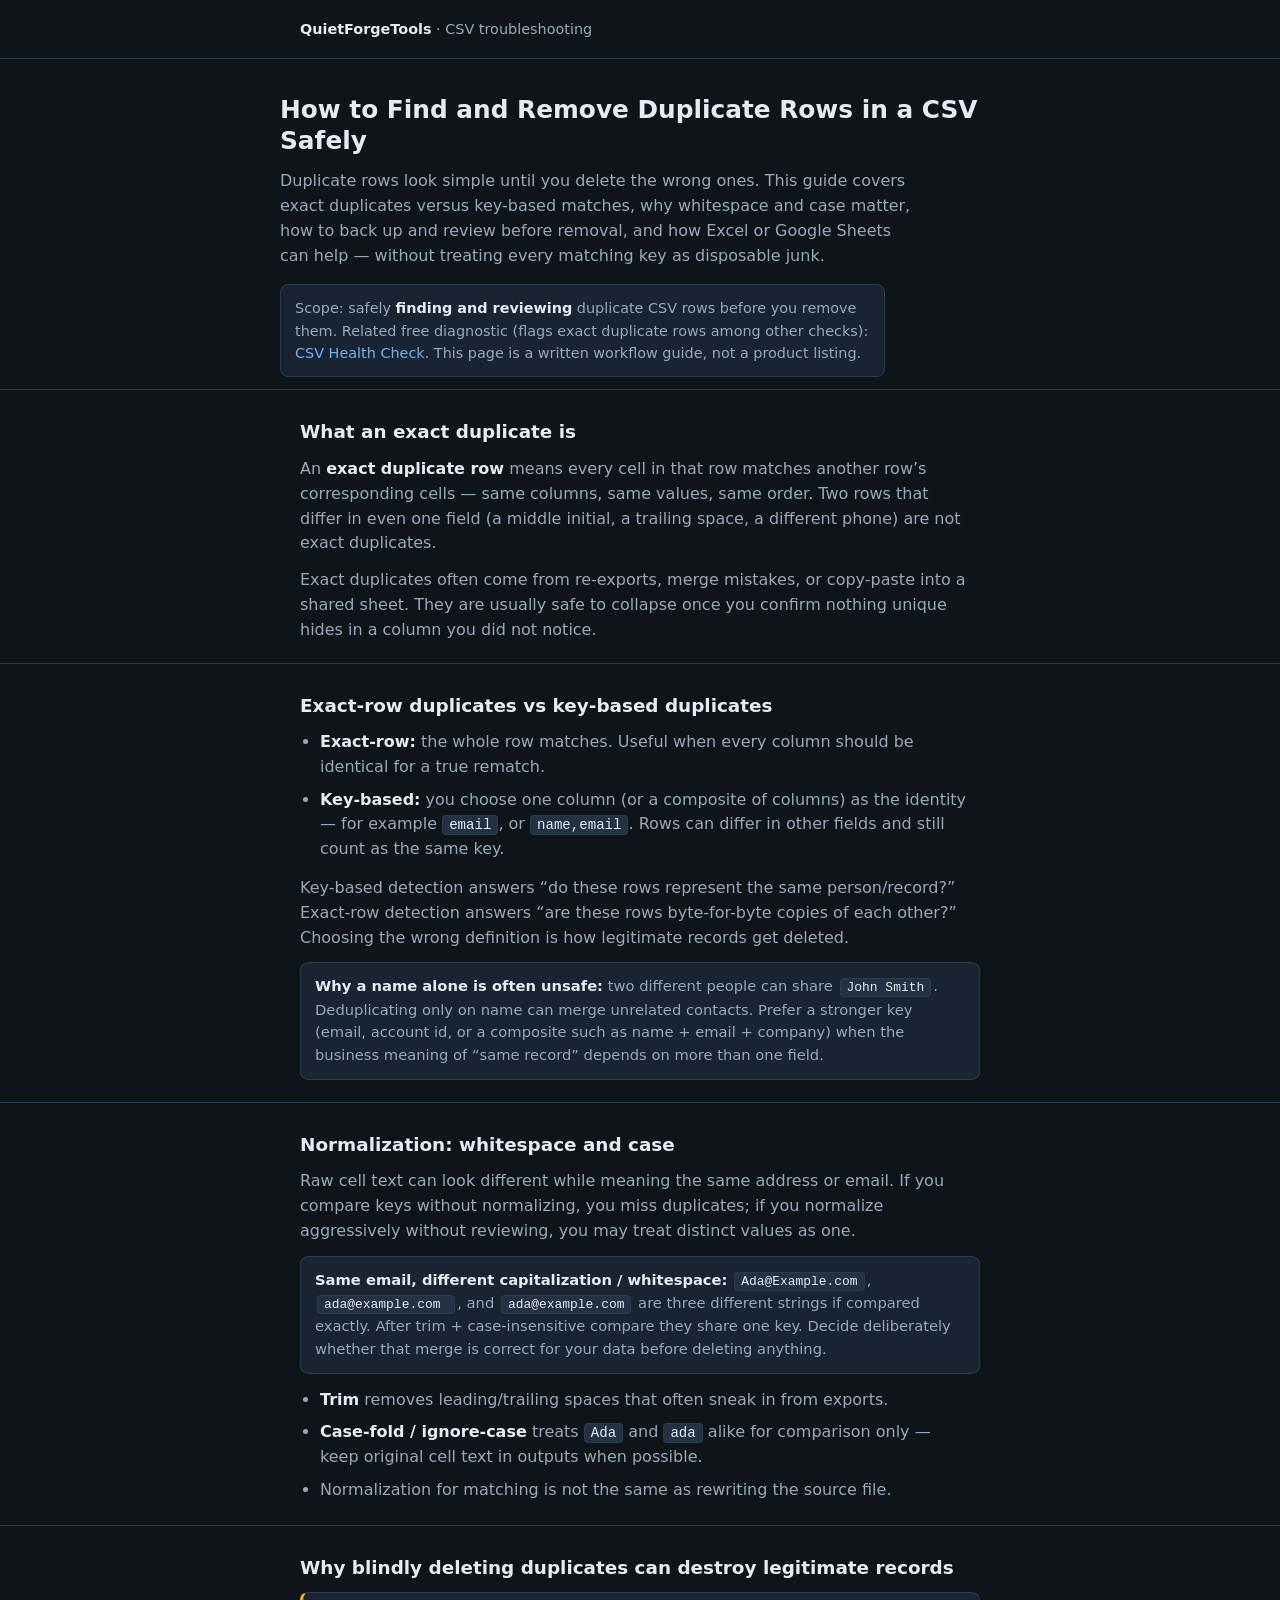
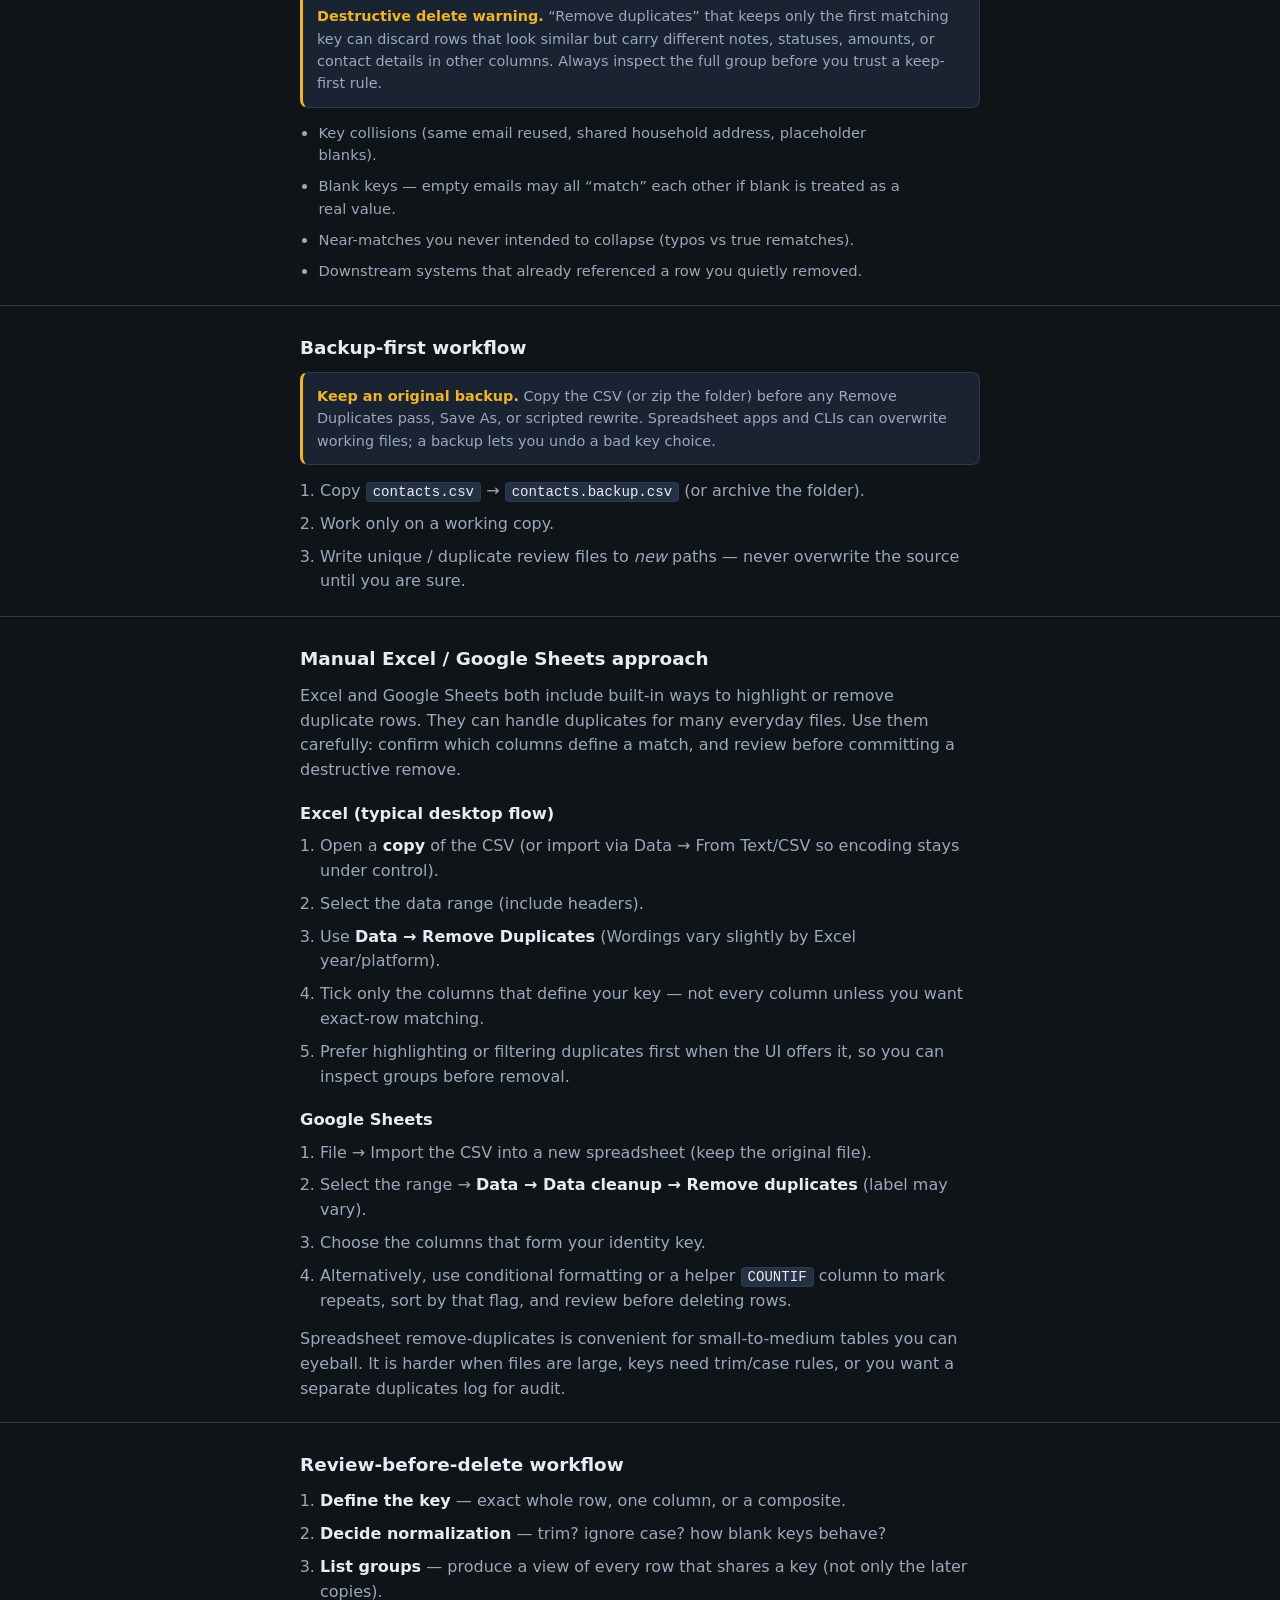
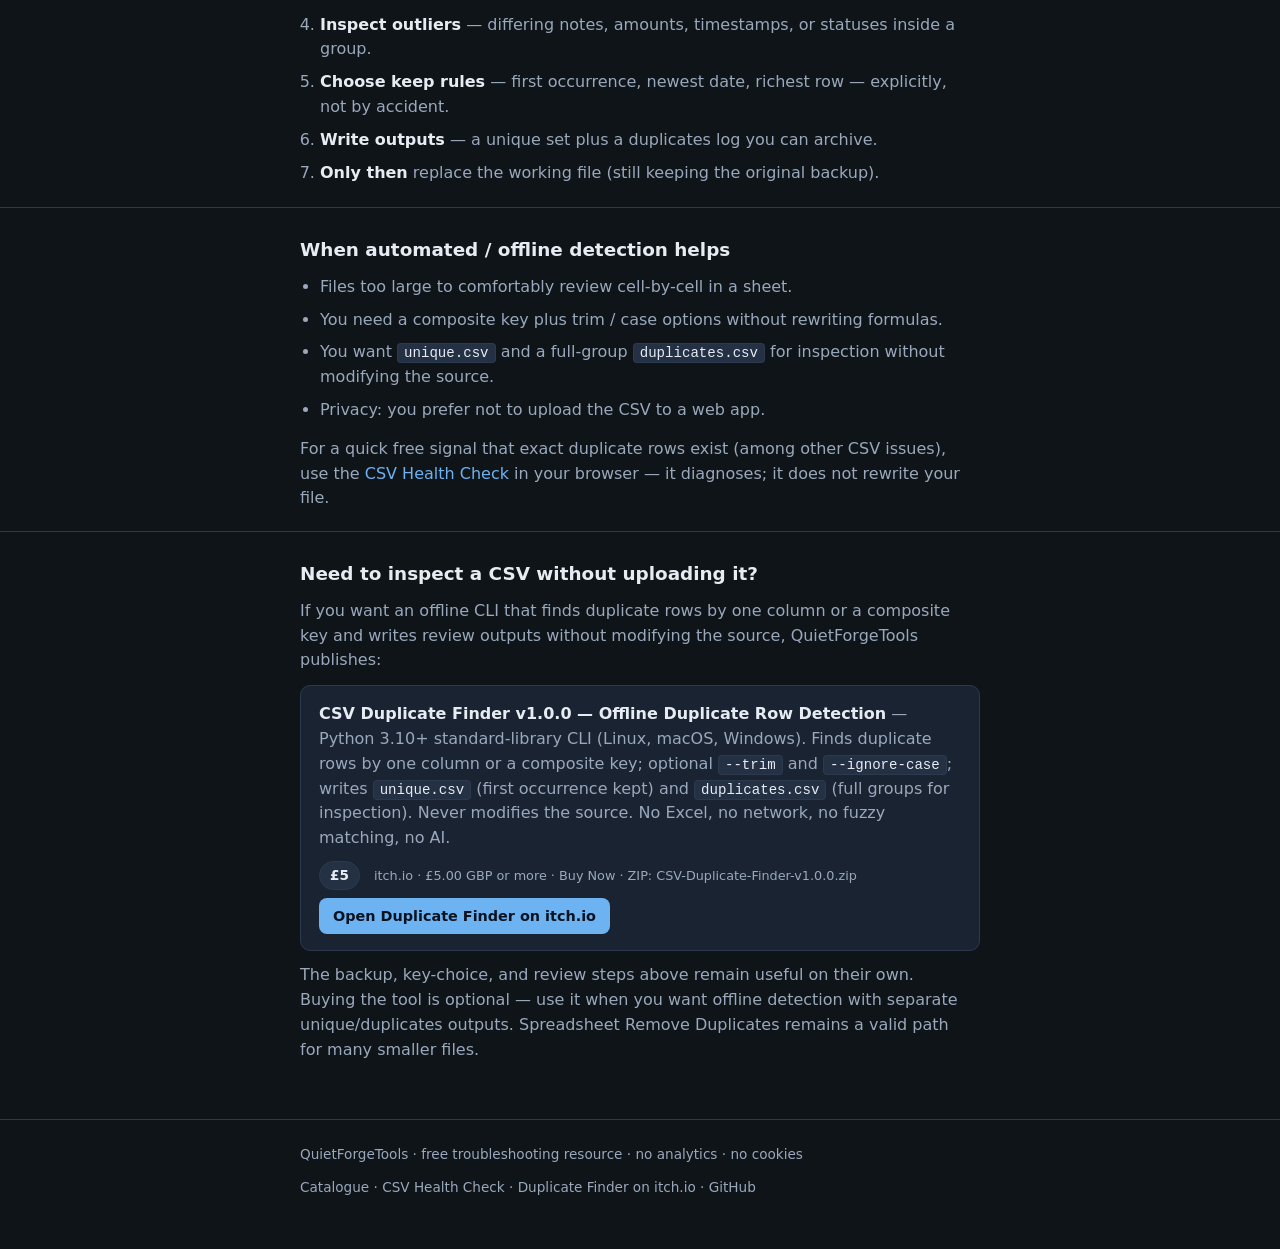
<file: docs/csv-find-remove-duplicates-safely/index.html>
<!DOCTYPE html>
<html lang="en">
<head>
  <meta charset="utf-8" />
  <meta name="viewport" content="width=device-width, initial-scale=1" />
  <title>How to Find and Remove Duplicate Rows in a CSV Safely | QuietForgeTools</title>
  <meta name="description" content="Find and remove duplicate CSV rows safely: exact vs key-based duplicates, whitespace/case normalization, backup-first workflow, Excel/Sheets steps, and review-before-delete." />
  <link rel="canonical" href="https://mamonasr789-png.github.io/quietforgetools/csv-find-remove-duplicates-safely/" />
  <meta name="robots" content="index,follow" />
  <style>
    :root {
      --bg: #0f1419;
      --surface: #1a2332;
      --border: #2d3a4d;
      --text: #e7ecf3;
      --muted: #9aa8bc;
      --accent: #6db3f2;
      --chip: #243044;
      --warn: #f0b429;
      --ok: #3ecf8e;
    }
    * { box-sizing: border-box; }
    body {
      margin: 0;
      font-family: system-ui, -apple-system, Segoe UI, Roboto, Helvetica, Arial, sans-serif;
      background: var(--bg);
      color: var(--text);
      line-height: 1.55;
      font-size: 16px;
    }
    a { color: var(--accent); text-decoration: none; }
    a:hover { text-decoration: underline; }
    .wrap { max-width: 720px; margin: 0 auto; padding: 0 20px; }
    header { border-bottom: 1px solid var(--border); padding: 18px 0; }
    .brand { font-size: 0.9rem; color: var(--muted); }
    .brand strong { color: var(--text); font-weight: 600; }
    .brand a { color: var(--muted); }
    .brand a:hover { color: var(--accent); }
    .hero { padding: 36px 0 12px; }
    h1 { font-size: 1.55rem; line-height: 1.25; margin: 0 0 12px; font-weight: 700; }
    .lead { color: var(--muted); margin: 0 0 8px; max-width: 40em; }
    .note {
      font-size: 0.9rem;
      color: var(--muted);
      margin: 16px 0 0;
      padding: 12px 14px;
      background: var(--surface);
      border: 1px solid var(--border);
      border-radius: 8px;
    }
    .warn-box {
      font-size: 0.9rem;
      color: var(--muted);
      margin: 0 0 14px;
      padding: 12px 14px;
      background: var(--surface);
      border: 1px solid var(--border);
      border-left: 3px solid var(--warn);
      border-radius: 8px;
    }
    .warn-box strong { color: var(--warn); }
    section { padding: 28px 0 8px; border-top: 1px solid var(--border); }
    h2 { font-size: 1.15rem; margin: 0 0 10px; font-weight: 650; }
    h3 { font-size: 1.02rem; margin: 18px 0 8px; font-weight: 600; }
    p { margin: 0 0 12px; color: var(--muted); max-width: 42em; }
    p strong, li strong { color: var(--text); font-weight: 600; }
    ul, ol { margin: 0 0 14px; padding-left: 1.25em; color: var(--muted); max-width: 42em; }
    li { margin-bottom: 8px; }
    code {
      font-family: ui-monospace, SFMono-Regular, Menlo, Consolas, monospace;
      font-size: 0.88em;
      background: var(--chip);
      border: 1px solid var(--border);
      border-radius: 4px;
      padding: 1px 6px;
      color: var(--text);
    }
    .example {
      margin: 0 0 14px;
      padding: 12px 14px;
      background: var(--surface);
      border: 1px solid var(--border);
      border-radius: 8px;
      font-size: 0.92rem;
      color: var(--muted);
    }
    .example code { margin: 0 2px; }
    .cta {
      background: var(--surface);
      border: 1px solid var(--border);
      border-radius: 10px;
      padding: 16px 18px;
      margin: 8px 0 12px;
    }
    .cta p { margin: 0 0 10px; }
    .cta .meta {
      display: flex;
      flex-wrap: wrap;
      gap: 8px 14px;
      align-items: center;
      margin-top: 4px;
    }
    .price {
      display: inline-block;
      background: var(--chip);
      border: 1px solid var(--border);
      border-radius: 999px;
      padding: 3px 10px;
      font-size: 0.85rem;
      font-weight: 600;
      color: var(--text);
    }
    .runtime { font-size: 0.8rem; color: var(--muted); }
    .btn {
      display: inline-block;
      padding: 7px 14px;
      border-radius: 8px;
      background: var(--accent);
      color: #0a1220;
      font-weight: 600;
      font-size: 0.9rem;
      text-decoration: none;
    }
    .btn:hover { text-decoration: none; filter: brightness(1.06); }
    .scope-list { font-size: 0.92rem; }
    footer {
      margin-top: 36px;
      padding: 24px 0 40px;
      border-top: 1px solid var(--border);
      color: var(--muted);
      font-size: 0.85rem;
    }
    footer a { color: var(--muted); }
  </style>
</head>
<body>
  <header>
    <div class="wrap">
      <div class="brand"><a href="https://mamonasr789-png.github.io/quietforgetools/"><strong>QuietForgeTools</strong></a> · CSV troubleshooting</div>
    </div>
  </header>

  <main>
    <div class="wrap hero">
      <h1>How to Find and Remove Duplicate Rows in a CSV Safely</h1>
      <p class="lead">
        Duplicate rows look simple until you delete the wrong ones. This guide covers
        exact duplicates versus key-based matches, why whitespace and case matter,
        how to back up and review before removal, and how Excel or Google Sheets can
        help — without treating every matching key as disposable junk.
      </p>
      <p class="note">
        Scope: safely <strong>finding and reviewing</strong> duplicate CSV rows before
        you remove them. Related free diagnostic (flags exact duplicate rows among other
        checks):
        <a href="https://mamonasr789-png.github.io/quietforgetools/csv-health-check/">CSV Health Check</a>.
        This page is a written workflow guide, not a product listing.
      </p>
    </div>

    <section aria-labelledby="exact">
      <div class="wrap">
        <h2 id="exact">What an exact duplicate is</h2>
        <p>
          An <strong>exact duplicate row</strong> means every cell in that row matches
          another row’s corresponding cells — same columns, same values, same order.
          Two rows that differ in even one field (a middle initial, a trailing space,
          a different phone) are not exact duplicates.
        </p>
        <p>
          Exact duplicates often come from re-exports, merge mistakes, or copy-paste
          into a shared sheet. They are usually safe to collapse once you confirm
          nothing unique hides in a column you did not notice.
        </p>
      </div>
    </section>

    <section aria-labelledby="key">
      <div class="wrap">
        <h2 id="key">Exact-row duplicates vs key-based duplicates</h2>
        <ul>
          <li><strong>Exact-row:</strong> the whole row matches. Useful when every column should be identical for a true rematch.</li>
          <li><strong>Key-based:</strong> you choose one column (or a composite of columns) as the identity — for example <code>email</code>, or <code>name,email</code>. Rows can differ in other fields and still count as the same key.</li>
        </ul>
        <p>
          Key-based detection answers “do these rows represent the same person/record?”
          Exact-row detection answers “are these rows byte-for-byte copies of each other?”
          Choosing the wrong definition is how legitimate records get deleted.
        </p>
        <div class="example">
          <strong style="color:var(--text)">Why a name alone is often unsafe:</strong>
          two different people can share <code>John Smith</code>. Deduplicating only on
          name can merge unrelated contacts. Prefer a stronger key (email, account id,
          or a composite such as name + email + company) when the business meaning of
          “same record” depends on more than one field.
        </div>
      </div>
    </section>

    <section aria-labelledby="norm">
      <div class="wrap">
        <h2 id="norm">Normalization: whitespace and case</h2>
        <p>
          Raw cell text can look different while meaning the same address or email.
          If you compare keys without normalizing, you miss duplicates; if you normalize
          aggressively without reviewing, you may treat distinct values as one.
        </p>
        <div class="example">
          <strong style="color:var(--text)">Same email, different capitalization / whitespace:</strong>
          <code>Ada@Example.com</code>, <code> ada@example.com </code>, and
          <code>ada@example.com</code> are three different strings if compared exactly.
          After trim + case-insensitive compare they share one key. Decide deliberately
          whether that merge is correct for your data before deleting anything.
        </div>
        <ul>
          <li><strong>Trim</strong> removes leading/trailing spaces that often sneak in from exports.</li>
          <li><strong>Case-fold / ignore-case</strong> treats <code>Ada</code> and <code>ada</code> alike for comparison only — keep original cell text in outputs when possible.</li>
          <li>Normalization for matching is not the same as rewriting the source file.</li>
        </ul>
      </div>
    </section>

    <section aria-labelledby="danger">
      <div class="wrap">
        <h2 id="danger">Why blindly deleting duplicates can destroy legitimate records</h2>
        <div class="warn-box">
          <strong>Destructive delete warning.</strong> “Remove duplicates” that keeps
          only the first matching key can discard rows that look similar but carry
          different notes, statuses, amounts, or contact details in other columns.
          Always inspect the full group before you trust a keep-first rule.
        </div>
        <ul class="scope-list">
          <li>Key collisions (same email reused, shared household address, placeholder blanks).</li>
          <li>Blank keys — empty emails may all “match” each other if blank is treated as a real value.</li>
          <li>Near-matches you never intended to collapse (typos vs true rematches).</li>
          <li>Downstream systems that already referenced a row you quietly removed.</li>
        </ul>
      </div>
    </section>

    <section aria-labelledby="backup">
      <div class="wrap">
        <h2 id="backup">Backup-first workflow</h2>
        <div class="warn-box">
          <strong>Keep an original backup.</strong> Copy the CSV (or zip the folder)
          before any Remove Duplicates pass, Save As, or scripted rewrite. Spreadsheet
          apps and CLIs can overwrite working files; a backup lets you undo a bad key choice.
        </div>
        <ol>
          <li>Copy <code>contacts.csv</code> → <code>contacts.backup.csv</code> (or archive the folder).</li>
          <li>Work only on a working copy.</li>
          <li>Write unique / duplicate review files to <em>new</em> paths — never overwrite the source until you are sure.</li>
        </ol>
      </div>
    </section>

    <section aria-labelledby="sheets">
      <div class="wrap">
        <h2 id="sheets">Manual Excel / Google Sheets approach</h2>
        <p>
          Excel and Google Sheets both include built-in ways to highlight or remove
          duplicate rows. They can handle duplicates for many everyday files. Use them
          carefully: confirm which columns define a match, and review before committing
          a destructive remove.
        </p>
        <h3>Excel (typical desktop flow)</h3>
        <ol>
          <li>Open a <strong>copy</strong> of the CSV (or import via Data → From Text/CSV so encoding stays under control).</li>
          <li>Select the data range (include headers).</li>
          <li>Use <strong>Data → Remove Duplicates</strong> (Wordings vary slightly by Excel year/platform).</li>
          <li>Tick only the columns that define your key — not every column unless you want exact-row matching.</li>
          <li>Prefer highlighting or filtering duplicates first when the UI offers it, so you can inspect groups before removal.</li>
        </ol>
        <h3>Google Sheets</h3>
        <ol>
          <li>File → Import the CSV into a new spreadsheet (keep the original file).</li>
          <li>Select the range → <strong>Data → Data cleanup → Remove duplicates</strong> (label may vary).</li>
          <li>Choose the columns that form your identity key.</li>
          <li>Alternatively, use conditional formatting or a helper <code>COUNTIF</code> column to mark repeats, sort by that flag, and review before deleting rows.</li>
        </ol>
        <p>
          Spreadsheet remove-duplicates is convenient for small-to-medium tables you can
          eyeball. It is harder when files are large, keys need trim/case rules, or you
          want a separate duplicates log for audit.
        </p>
      </div>
    </section>

    <section aria-labelledby="review">
      <div class="wrap">
        <h2 id="review">Review-before-delete workflow</h2>
        <ol>
          <li><strong>Define the key</strong> — exact whole row, one column, or a composite.</li>
          <li><strong>Decide normalization</strong> — trim? ignore case? how blank keys behave?</li>
          <li><strong>List groups</strong> — produce a view of every row that shares a key (not only the later copies).</li>
          <li><strong>Inspect outliers</strong> — differing notes, amounts, timestamps, or statuses inside a group.</li>
          <li><strong>Choose keep rules</strong> — first occurrence, newest date, richest row — explicitly, not by accident.</li>
          <li><strong>Write outputs</strong> — a unique set plus a duplicates log you can archive.</li>
          <li><strong>Only then</strong> replace the working file (still keeping the original backup).</li>
        </ol>
      </div>
    </section>

    <section aria-labelledby="when">
      <div class="wrap">
        <h2 id="when">When automated / offline detection helps</h2>
        <ul>
          <li>Files too large to comfortably review cell-by-cell in a sheet.</li>
          <li>You need a composite key plus trim / case options without rewriting formulas.</li>
          <li>You want <code>unique.csv</code> and a full-group <code>duplicates.csv</code> for inspection without modifying the source.</li>
          <li>Privacy: you prefer not to upload the CSV to a web app.</li>
        </ul>
        <p>
          For a quick free signal that exact duplicate rows exist (among other CSV
          issues), use the
          <a href="https://mamonasr789-png.github.io/quietforgetools/csv-health-check/">CSV Health Check</a>
          in your browser — it diagnoses; it does not rewrite your file.
        </p>
      </div>
    </section>

    <section aria-labelledby="cta">
      <div class="wrap">
        <h2 id="cta">Need to inspect a CSV without uploading it?</h2>
        <p>
          If you want an offline CLI that finds duplicate rows by one column or a
          composite key and writes review outputs without modifying the source,
          QuietForgeTools publishes:
        </p>
        <div class="cta">
          <p>
            <strong style="color:var(--text)">CSV Duplicate Finder v1.0.0 — Offline Duplicate Row Detection</strong> —
            Python 3.10+ standard-library CLI (Linux, macOS, Windows). Finds duplicate
            rows by one column or a composite key; optional <code>--trim</code> and
            <code>--ignore-case</code>; writes <code>unique.csv</code> (first occurrence
            kept) and <code>duplicates.csv</code> (full groups for inspection). Never
            modifies the source. No Excel, no network, no fuzzy matching, no AI.
          </p>
          <div class="meta">
            <span class="price">£5</span>
            <span class="runtime">itch.io · £5.00 GBP or more · Buy Now · ZIP: CSV-Duplicate-Finder-v1.0.0.zip</span>
            <a class="btn" href="https://quietforgetools.itch.io/csv-duplicate-finder-offline-duplicate-row-detection">Open Duplicate Finder on itch.io</a>
          </div>
        </div>
        <p>
          The backup, key-choice, and review steps above remain useful on their own.
          Buying the tool is optional — use it when you want offline detection with
          separate unique/duplicates outputs. Spreadsheet Remove Duplicates remains a
          valid path for many smaller files.
        </p>
      </div>
    </section>
  </main>

  <footer>
    <div class="wrap">
      <p>QuietForgeTools · free troubleshooting resource · no analytics · no cookies</p>
      <p>
        <a href="https://mamonasr789-png.github.io/quietforgetools/">Catalogue</a>
        ·
        <a href="https://mamonasr789-png.github.io/quietforgetools/csv-health-check/">CSV Health Check</a>
        ·
        <a href="https://quietforgetools.itch.io/csv-duplicate-finder-offline-duplicate-row-detection">Duplicate Finder on itch.io</a>
        ·
        <a href="https://github.com/mamonasr789-png/quietforgetools">GitHub</a>
      </p>
    </div>
  </footer>
</body>
</html>
</file>
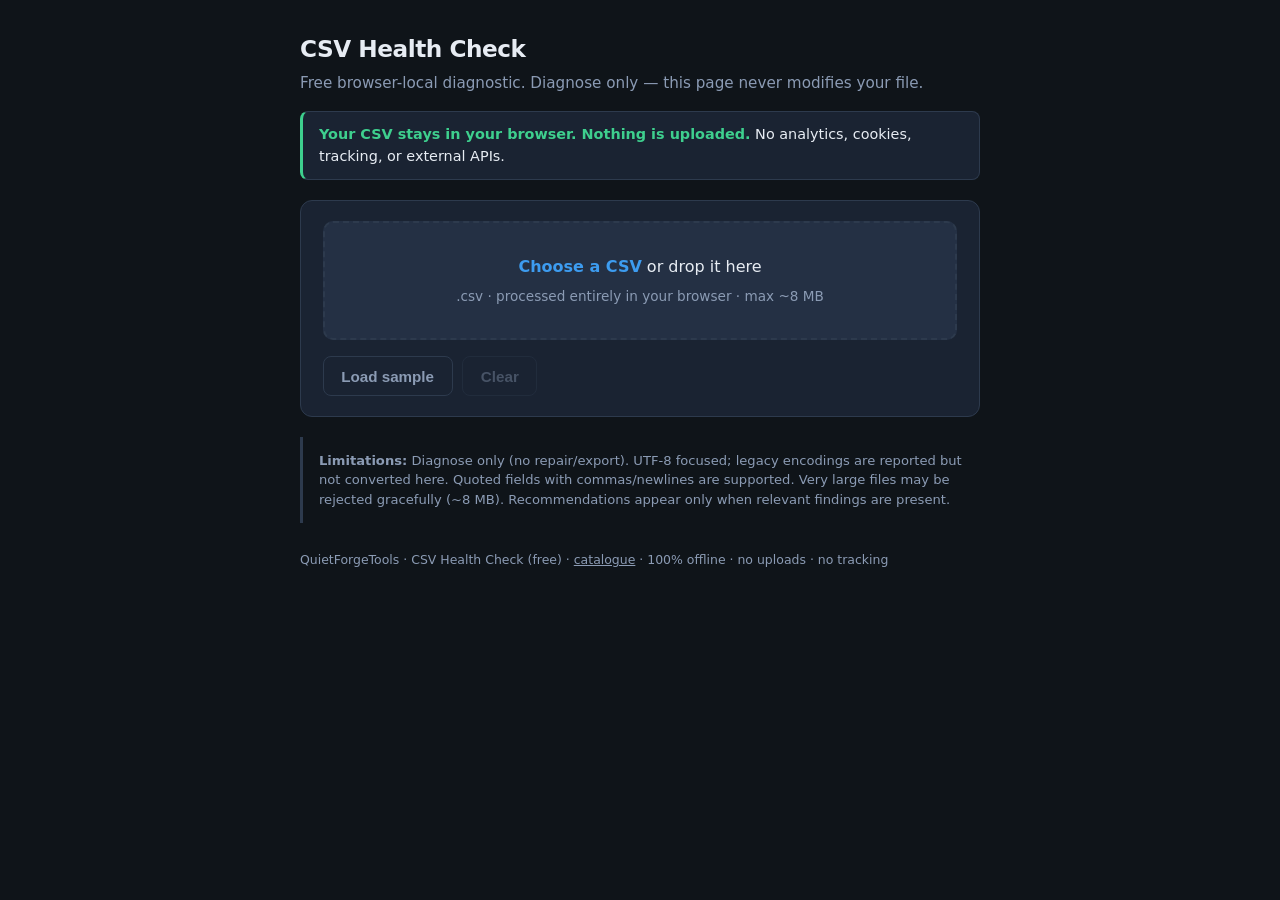
<file: docs/csv-health-check/index.html>
<!DOCTYPE html>
<html lang="en">
<head>
<meta charset="UTF-8">
<meta name="viewport" content="width=device-width, initial-scale=1">
<title>CSV Health Check — Free browser-local diagnostic | QuietForgeTools</title>
<meta name="description" content="Free browser-local CSV health check: BOM/encoding, delimiter, duplicates, headers, widths, whitespace, empty cells. Nothing uploaded. Routes to CSV Essentials Bundle when relevant.">
<link rel="canonical" href="https://mamonasr789-png.github.io/quietforgetools/csv-health-check/">
<meta name="robots" content="index,follow">
<style>
  :root {
    --bg: #0f1419;
    --panel: #1a2332;
    --border: #2d3a4d;
    --text: #e7ecf3;
    --muted: #8b9bb4;
    --accent: #3d9cf0;
    --accent-hover: #5aadff;
    --ok: #3ecf8e;
    --warn: #f0b429;
    --err: #f07178;
    --info: #6db3f2;
    --drop: #243044;
  }
  * { box-sizing: border-box; }
  body {
    margin: 0;
    min-height: 100vh;
    font-family: system-ui, -apple-system, "Segoe UI", Roboto, Ubuntu, Cantarell, sans-serif;
    background: var(--bg);
    color: var(--text);
    line-height: 1.5;
  }
  .wrap { max-width: 720px; margin: 0 auto; padding: 2rem 1.25rem 3rem; }
  h1 { font-size: 1.45rem; font-weight: 650; margin: 0 0 0.35rem; letter-spacing: -0.02em; }
  .tagline { color: var(--muted); font-size: 0.95rem; margin: 0 0 1rem; }
  .privacy {
    font-size: 0.9rem;
    background: var(--panel);
    border: 1px solid var(--border);
    border-left: 3px solid var(--ok);
    border-radius: 8px;
    padding: 0.75rem 1rem;
    margin: 0 0 1.25rem;
  }
  .privacy strong { color: var(--ok); }
  .panel {
    background: var(--panel);
    border: 1px solid var(--border);
    border-radius: 12px;
    padding: 1.25rem 1.35rem;
    margin-bottom: 1rem;
  }
  .drop {
    border: 2px dashed var(--border);
    border-radius: 10px;
    background: var(--drop);
    padding: 2rem 1rem;
    text-align: center;
    cursor: pointer;
    transition: border-color 0.15s, background 0.15s;
  }
  .drop:hover, .drop.dragover {
    border-color: var(--accent);
    background: #2a3a52;
  }
  .drop strong { color: var(--accent); }
  .drop .hint { color: var(--muted); font-size: 0.85rem; margin-top: 0.4rem; }
  input[type="file"] { display: none; }
  .actions { display: flex; flex-wrap: wrap; gap: 0.6rem; margin-top: 1rem; }
  button, .btn {
    appearance: none;
    border: none;
    border-radius: 8px;
    padding: 0.65rem 1.1rem;
    font-size: 0.95rem;
    font-weight: 600;
    cursor: pointer;
    background: var(--accent);
    color: #061018;
    text-decoration: none;
    display: inline-block;
  }
  button:hover:not(:disabled), .btn:hover { background: var(--accent-hover); text-decoration: none; }
  button:disabled { opacity: 0.4; cursor: not-allowed; }
  button.secondary {
    background: transparent;
    color: var(--muted);
    border: 1px solid var(--border);
  }
  button.secondary:hover:not(:disabled) { color: var(--text); border-color: var(--muted); }
  .findings { margin-top: 1rem; }
  .finding {
    padding: 0.7rem 0.9rem;
    border-radius: 8px;
    background: var(--bg);
    border: 1px solid var(--border);
    margin-bottom: 0.5rem;
    font-size: 0.92rem;
  }
  .finding .sev { font-weight: 700; font-size: 0.75rem; text-transform: uppercase; letter-spacing: 0.04em; margin-right: 0.4rem; }
  .finding.ok .sev { color: var(--ok); }
  .finding.warn .sev { color: var(--warn); }
  .finding.error .sev, .finding.err .sev { color: var(--err); }
  .finding.info .sev { color: var(--info); }
  .stats-grid {
    display: grid;
    grid-template-columns: repeat(auto-fit, minmax(140px, 1fr));
    gap: 0.6rem;
    margin-top: 0.75rem;
  }
  .stat {
    background: var(--bg);
    border: 1px solid var(--border);
    border-radius: 8px;
    padding: 0.65rem 0.75rem;
  }
  .stat .k { font-size: 0.72rem; color: var(--muted); text-transform: uppercase; letter-spacing: 0.04em; }
  .stat .v { font-size: 1.05rem; font-weight: 650; margin-top: 0.15rem; }
  .recs { margin-top: 1rem; }
  .rec {
    border: 1px solid var(--border);
    border-radius: 10px;
    padding: 0.85rem 1rem;
    margin-bottom: 0.55rem;
    background: #152033;
  }
  .rec h3 { margin: 0 0 0.25rem; font-size: 0.98rem; }
  .rec p { margin: 0; color: var(--muted); font-size: 0.88rem; }
  .cta {
    margin-top: 1.25rem;
    padding: 1rem 1.1rem;
    border-radius: 10px;
    border: 1px solid var(--border);
    background: var(--panel);
  }
  .cta h2 { margin: 0 0 0.35rem; font-size: 1.05rem; }
  .cta p { margin: 0 0 0.75rem; color: var(--muted); font-size: 0.9rem; }
  .caveat {
    font-size: 0.82rem;
    color: var(--muted);
    margin-top: 1.25rem;
    padding: 0.85rem 1rem;
    border-left: 3px solid var(--border);
  }
  footer { margin-top: 1.75rem; font-size: 0.78rem; color: var(--muted); }
  footer a { color: var(--muted); }
  code {
    font-family: ui-monospace, SFMono-Regular, Menlo, Consolas, monospace;
    font-size: 0.88em;
    background: var(--bg);
    padding: 0.1em 0.35em;
    border-radius: 4px;
  }
  .hidden { display: none !important; }
  @media (max-width: 480px) {
    .wrap { padding: 1.25rem 1rem 2rem; }
    h1 { font-size: 1.25rem; }
  }
</style>
</head>
<body>
  <div class="wrap">
    <h1>CSV Health Check</h1>
    <p class="tagline">Free browser-local diagnostic. Diagnose only — this page never modifies your file.</p>
    <p class="privacy"><strong>Your CSV stays in your browser. Nothing is uploaded.</strong> No analytics, cookies, tracking, or external APIs.</p>

    <div class="panel">
      <div id="drop" class="drop" role="button" tabindex="0" aria-label="Choose or drop a CSV file">
        <div><strong>Choose a CSV</strong> or drop it here</div>
        <div class="hint">.csv · processed entirely in your browser · max ~8&nbsp;MB</div>
      </div>
      <input type="file" id="file" accept=".csv,text/csv">
      <div class="actions">
        <button type="button" id="sampleBtn" class="secondary">Load sample</button>
        <button type="button" id="clearBtn" class="secondary" disabled>Clear</button>
      </div>
      <div id="errorBox" class="finding error hidden" style="margin-top:1rem"></div>
      <div id="results" class="hidden">
        <div class="stats-grid" id="statsGrid"></div>
        <div class="findings" id="findings"></div>
        <div class="recs" id="recs"></div>
        <div class="cta" id="bundleCta">
          <h2>Need repair / cleanup / export workflow?</h2>
          <p>This free tool only diagnoses. The CSV Essentials Bundle (£12) includes Duplicate Finder, Column Mapper, and Excel-Ready (BOM/encoding) as offline utilities — use them when a finding above is relevant.</p>
          <a class="btn" id="bundleLink" href="https://quietforgetools.itch.io/csv-essentials-toolkit-3-offline-utilities" target="_blank" rel="noopener noreferrer">Get CSV Essentials Bundle — £12</a>
        </div>
      </div>
    </div>

    <div class="caveat">
      <strong>Limitations:</strong> Diagnose only (no repair/export). UTF-8 focused; legacy encodings are reported but not converted here.
      Quoted fields with commas/newlines are supported. Very large files may be rejected gracefully (~8&nbsp;MB).
      Recommendations appear only when relevant findings are present.
    </div>

    <footer>
      QuietForgeTools · CSV Health Check (free) ·
      <a href="https://mamonasr789-png.github.io/quietforgetools/">catalogue</a>
      · 100% offline · no uploads · no tracking
    </footer>
  </div>

<script>
/**
 * CSV Health Check — browser-local diagnostic core (diagnose only; no repair/export).
 * Inspired by Excel-Ready BOM detection and paid Duplicate Finder / Column Mapper ideas.
 * Free tool must NOT modify files or implement paid repair features.
 */
(function (root, factory) {
  if (typeof module === "object" && module.exports) {
    module.exports = factory();
  } else {
    root.CsvHealthCheck = factory();
  }
})(typeof self !== "undefined" ? self : this, function () {
  "use strict";

  var MAX_BYTES = 8 * 1024 * 1024; // 8 MiB soft limit — fail gracefully above

  function hasUtf8Bom(bytes) {
    return (
      bytes &&
      bytes.length >= 3 &&
      bytes[0] === 0xef &&
      bytes[1] === 0xbb &&
      bytes[2] === 0xbf
    );
  }

  function isValidUtf8(bytes) {
    try {
      if (typeof TextDecoder !== "undefined") {
        new TextDecoder("utf-8", { fatal: true }).decode(bytes);
        return true;
      }
      // Node Buffer fallback
      if (typeof Buffer !== "undefined") {
        Buffer.from(bytes).toString("utf8");
        // Buffer doesn't throw on invalid; check replacement
        var s = Buffer.from(bytes).toString("utf8");
        return !s.includes("\uFFFD") || Buffer.from(s, "utf8").equals(Buffer.from(bytes));
      }
      return true;
    } catch (e) {
      return false;
    }
  }

  function bytesToText(bytes) {
    var offset = hasUtf8Bom(bytes) ? 3 : 0;
    var slice = bytes.subarray ? bytes.subarray(offset) : bytes.slice(offset);
    if (typeof TextDecoder !== "undefined") {
      return new TextDecoder("utf-8", { fatal: false }).decode(slice);
    }
    return Buffer.from(slice).toString("utf8");
  }

  function detectDelimiter(sample) {
    // Count candidates outside quotes on first non-empty line(s)
    var lines = sample.split(/\r\n|\n|\r/).filter(function (l) {
      return l.length > 0;
    });
    if (lines.length === 0) return { delimiter: ",", name: "comma", confidence: "low" };

    var candidates = [
      { ch: ",", name: "comma" },
      { ch: ";", name: "semicolon" },
      { ch: "\t", name: "tab" },
      { ch: "|", name: "pipe" },
    ];

    function countOutsideQuotes(line, ch) {
      var n = 0;
      var inQ = false;
      for (var i = 0; i < line.length; i++) {
        var c = line[i];
        if (c === '"') {
          if (inQ && line[i + 1] === '"') {
            i++;
            continue;
          }
          inQ = !inQ;
          continue;
        }
        if (!inQ && c === ch) n++;
      }
      return n;
    }

    var best = null;
    for (var c = 0; c < candidates.length; c++) {
      var cand = candidates[c];
      var counts = [];
      var limit = Math.min(5, lines.length);
      for (var li = 0; li < limit; li++) {
        counts.push(countOutsideQuotes(lines[li], cand.ch));
      }
      var avg = counts.reduce(function (a, b) {
        return a + b;
      }, 0) / counts.length;
      var consistent = counts.every(function (x) {
        return x === counts[0];
      });
      var score = avg * (consistent ? 2 : 1);
      if (!best || score > best.score) {
        best = { delimiter: cand.ch, name: cand.name, score: score, avg: avg, consistent: consistent };
      }
    }

    if (!best || best.avg < 0.5) {
      return { delimiter: ",", name: "comma", confidence: "low" };
    }
    return {
      delimiter: best.delimiter,
      name: best.name,
      confidence: best.consistent && best.avg >= 1 ? "high" : "medium",
    };
  }

  /**
   * Minimal RFC4180-ish parser supporting quoted commas and quoted newlines.
   * Returns { headers, rows, parseWarnings }
   */
  function parseCsv(text, delimiter) {
    var rows = [];
    var field = "";
    var row = [];
    var inQ = false;
    var i = 0;
    var warnings = [];

    function pushField() {
      row.push(field);
      field = "";
    }
    function pushRow() {
      // Tolerate trailing empty line after final newline
      if (row.length === 1 && row[0] === "" && rows.length > 0) {
        row = [];
        return;
      }
      rows.push(row);
      row = [];
    }

    while (i < text.length) {
      var c = text[i];
      if (inQ) {
        if (c === '"') {
          if (text[i + 1] === '"') {
            field += '"';
            i += 2;
            continue;
          }
          inQ = false;
          i++;
          continue;
        }
        field += c;
        i++;
        continue;
      }
      if (c === '"') {
        inQ = true;
        i++;
        continue;
      }
      if (c === delimiter) {
        pushField();
        i++;
        continue;
      }
      if (c === "\r") {
        pushField();
        pushRow();
        if (text[i + 1] === "\n") i++;
        i++;
        continue;
      }
      if (c === "\n") {
        pushField();
        pushRow();
        i++;
        continue;
      }
      field += c;
      i++;
    }
    // last field/row
    if (field.length > 0 || row.length > 0 || (text.length > 0 && !text.endsWith("\n") && !text.endsWith("\r"))) {
      pushField();
      pushRow();
    } else if (field.length === 0 && row.length > 0) {
      pushField();
      pushRow();
    }

    if (inQ) warnings.push("Unterminated quoted field (malformed CSV)");

    if (rows.length === 0) {
      return { headers: [], rows: [], parseWarnings: warnings, dataRows: [] };
    }

    var headers = rows[0];
    var dataRows = rows.slice(1);
    return { headers: headers, rows: rows, dataRows: dataRows, parseWarnings: warnings };
  }

  function analyzeParsed(headers, dataRows) {
    var colCount = headers.length;
    var rowCount = dataRows.length;

    // Duplicate headers
    var headerCounts = {};
    var duplicateHeaders = [];
    for (var h = 0; h < headers.length; h++) {
      var name = headers[h];
      var key = name === null || name === undefined ? "" : String(name);
      headerCounts[key] = (headerCounts[key] || 0) + 1;
    }
    Object.keys(headerCounts).forEach(function (k) {
      if (headerCounts[k] > 1) {
        duplicateHeaders.push({ name: k === "" ? "(blank)" : k, count: headerCounts[k] });
      }
    });

    // Blank / unnamed columns
    var blankColumns = [];
    for (var bi = 0; bi < headers.length; bi++) {
      var hn = String(headers[bi] == null ? "" : headers[bi]).trim();
      if (hn === "") blankColumns.push(bi);
    }

    // Inconsistent row widths
    var unevenRows = 0;
    var widthCounts = {};
    for (var r = 0; r < dataRows.length; r++) {
      var w = dataRows[r].length;
      widthCounts[w] = (widthCounts[w] || 0) + 1;
      if (w !== colCount) unevenRows++;
    }

    // Duplicate rows (exact join of fields)
    var seen = Object.create(null);
    var duplicateRowCount = 0; // extra copies beyond first
    var uniqueDuplicateGroups = 0;
    for (var dr = 0; dr < dataRows.length; dr++) {
      var sig = dataRows[dr].join("\u0001");
      if (seen[sig]) {
        if (seen[sig] === 1) uniqueDuplicateGroups++;
        seen[sig]++;
        duplicateRowCount++;
      } else {
        seen[sig] = 1;
      }
    }

    // Whitespace issues on headers and cells (leading/trailing, non-empty)
    var whitespaceIssues = 0;
    function hasWs(s) {
      if (s == null) return false;
      var str = String(s);
      if (str.length === 0) return false;
      return str !== str.trim() || /^\s|\s$/.test(str);
    }
    for (var wh = 0; wh < headers.length; wh++) {
      if (hasWs(headers[wh])) whitespaceIssues++;
    }
    for (var wr = 0; wr < dataRows.length; wr++) {
      for (var wc = 0; wc < dataRows[wr].length; wc++) {
        if (hasWs(dataRows[wr][wc])) whitespaceIssues++;
      }
    }

    // Empty cells
    var emptyCells = 0;
    var totalCells = 0;
    for (var er = 0; er < dataRows.length; er++) {
      for (var ec = 0; ec < Math.max(colCount, dataRows[er].length); ec++) {
        totalCells++;
        var cell = dataRows[er][ec];
        if (cell == null || String(cell).trim() === "") emptyCells++;
      }
    }
    // Also count shortfall cells for uneven rows already included via Math.max

    var emptyRatio = totalCells === 0 ? 0 : emptyCells / totalCells;

    return {
      columnCount: colCount,
      rowCount: rowCount, // data rows only
      totalRowsIncludingHeader: rowCount + (headers.length ? 1 : 0),
      duplicateHeaders: duplicateHeaders,
      duplicateHeaderCount: duplicateHeaders.length,
      blankColumns: blankColumns,
      blankColumnCount: blankColumns.length,
      unevenRowCount: unevenRows,
      inconsistentWidths: unevenRows > 0,
      duplicateRowCount: duplicateRowCount,
      uniqueDuplicateGroups: uniqueDuplicateGroups,
      whitespaceIssueCount: whitespaceIssues,
      emptyCellCount: emptyCells,
      totalDataCells: totalCells,
      emptyCellRatio: emptyRatio,
      widthHistogram: widthCounts,
    };
  }

  /**
   * Main entry: diagnose raw bytes (Uint8Array or Buffer or number[]).
   */
  function diagnose(inputBytes, options) {
    options = options || {};
    var maxBytes = options.maxBytes != null ? options.maxBytes : MAX_BYTES;

    var bytes;
    if (!inputBytes) {
      bytes = new Uint8Array(0);
    } else if (inputBytes instanceof Uint8Array) {
      bytes = inputBytes;
    } else if (typeof Buffer !== "undefined" && Buffer.isBuffer(inputBytes)) {
      bytes = new Uint8Array(inputBytes);
    } else if (Array.isArray(inputBytes)) {
      bytes = new Uint8Array(inputBytes);
    } else if (inputBytes.buffer) {
      bytes = new Uint8Array(inputBytes.buffer, inputBytes.byteOffset || 0, inputBytes.byteLength || inputBytes.length);
    } else {
      bytes = new Uint8Array(inputBytes);
    }

    var result = {
      ok: false,
      tooLarge: false,
      empty: false,
      byteLength: bytes.length,
      bom: { present: false, kind: "none" },
      encoding: { utf8Valid: false, label: "unknown" },
      delimiter: { delimiter: ",", name: "comma", confidence: "low" },
      parseWarnings: [],
      stats: null,
      findings: [],
      recommendations: [],
      error: null,
    };

    if (bytes.length === 0) {
      result.empty = true;
      result.error = "Empty file — nothing to diagnose.";
      result.findings.push({ id: "empty", severity: "error", message: "File is empty." });
      return result;
    }

    if (bytes.length > maxBytes) {
      result.tooLarge = true;
      result.error =
        "File is too large for in-browser diagnosis (" +
        bytes.length +
        " bytes; limit " +
        maxBytes +
        "). Try a smaller sample.";
      result.findings.push({
        id: "too-large",
        severity: "error",
        message: result.error,
      });
      return result;
    }

    var bomPresent = hasUtf8Bom(bytes);
    result.bom = {
      present: bomPresent,
      kind: bomPresent ? "UTF-8 BOM (EF BB BF)" : "none",
    };

    var body = bomPresent ? bytes.subarray(3) : bytes;
    var utf8Ok = isValidUtf8(body);
    result.encoding = {
      utf8Valid: utf8Ok,
      label: bomPresent
        ? utf8Ok
          ? "UTF-8 with BOM"
          : "BOM present but body not valid UTF-8"
        : utf8Ok
          ? "UTF-8 without BOM"
          : "Not valid UTF-8 (unsupported / legacy encoding?)",
    };

    if (!utf8Ok) {
      result.findings.push({
        id: "encoding",
        severity: "warn",
        message: result.encoding.label,
      });
      result.recommendations.push({
        id: "excel-ready",
        reason: "encoding/BOM",
        product: "Excel-Ready / BOM Fixer",
        note: "Bundle includes Excel-Ready for UTF-8 BOM / encoding prep. This free tool does not rewrite your file.",
      });
      // Still attempt decode with replacement for structural stats if possible
    } else if (!bomPresent) {
      result.findings.push({
        id: "bom-missing",
        severity: "info",
        message: "UTF-8 without BOM — Excel may mis-read special characters on double-click open.",
      });
      result.recommendations.push({
        id: "excel-ready",
        reason: "BOM missing",
        product: "Excel-Ready / BOM Fixer",
        note: "Excel-Ready can prepend a single UTF-8 BOM for more reliable Excel open.",
      });
    } else {
      result.findings.push({
        id: "bom-ok",
        severity: "ok",
        message: "UTF-8 BOM present.",
      });
    }

    var text = bytesToText(bytes);
    if (text.length === 0 && bytes.length > 0 && bomPresent && bytes.length === 3) {
      result.empty = true;
      result.error = "File contains only a BOM — no CSV content.";
      result.findings.push({ id: "empty-bom", severity: "error", message: result.error });
      result.ok = true; // diagnosis completed
      return result;
    }

    var delim = detectDelimiter(text);
    result.delimiter = delim;

    var parsed = parseCsv(text, delim.delimiter);
    result.parseWarnings = parsed.parseWarnings || [];
    if (result.parseWarnings.length) {
      result.findings.push({
        id: "malformed",
        severity: "warn",
        message: result.parseWarnings.join("; "),
      });
    }

    var stats = analyzeParsed(parsed.headers, parsed.dataRows);
    result.stats = stats;

    result.findings.push({
      id: "shape",
      severity: "ok",
      message:
        "Delimiter: " +
        delim.name +
        " · Data rows: " +
        stats.rowCount +
        " · Columns: " +
        stats.columnCount,
    });

    if (stats.duplicateHeaderCount > 0) {
      result.findings.push({
        id: "dup-headers",
        severity: "warn",
        message:
          "Duplicate header names: " +
          stats.duplicateHeaders
            .map(function (d) {
              return d.name + " ×" + d.count;
            })
            .join(", "),
      });
      result.recommendations.push({
        id: "column-mapper",
        reason: "duplicate headers",
        product: "Column Mapper",
        note: "Column Mapper helps map / rename schema columns for import workflows.",
      });
    }

    if (stats.blankColumnCount > 0) {
      result.findings.push({
        id: "blank-headers",
        severity: "warn",
        message: "Blank/unnamed column headers: " + stats.blankColumnCount,
      });
      if (!result.recommendations.some(function (r) { return r.id === "column-mapper"; })) {
        result.recommendations.push({
          id: "column-mapper",
          reason: "blank/unnamed columns",
          product: "Column Mapper",
          note: "Column Mapper helps tidy header/schema issues before import.",
        });
      }
    }

    if (stats.inconsistentWidths) {
      result.findings.push({
        id: "uneven-widths",
        severity: "warn",
        message:
          "Inconsistent row widths: " +
          stats.unevenRowCount +
          " data row(s) differ from header column count (" +
          stats.columnCount +
          ").",
      });
      if (!result.recommendations.some(function (r) { return r.id === "column-mapper"; })) {
        result.recommendations.push({
          id: "column-mapper",
          reason: "inconsistent widths / schema",
          product: "Column Mapper",
          note: "Schema/width issues often need mapping or cleanup before reliable import.",
        });
      }
    }

    if (stats.duplicateRowCount > 0) {
      result.findings.push({
        id: "dup-rows",
        severity: "warn",
        message:
          "Exact duplicate data rows: " +
          stats.duplicateRowCount +
          " extra copy(ies) across " +
          stats.uniqueDuplicateGroups +
          " group(s).",
      });
      result.recommendations.push({
        id: "duplicate-finder",
        reason: "duplicate rows",
        product: "Duplicate Finder",
        note: "Duplicate Finder detects and exports duplicate/unique row sets offline.",
      });
    }

    if (stats.whitespaceIssueCount > 0) {
      result.findings.push({
        id: "whitespace",
        severity: "info",
        message:
          "Suspicious leading/trailing whitespace in " +
          stats.whitespaceIssueCount +
          " header/cell value(s).",
      });
    }

    if (stats.totalDataCells > 0) {
      result.findings.push({
        id: "empty-cells",
        severity: stats.emptyCellRatio > 0.25 ? "info" : "ok",
        message:
          "Empty cells: " +
          stats.emptyCellCount +
          " / " +
          stats.totalDataCells +
          " (" +
          (stats.emptyCellRatio * 100).toFixed(1) +
          "%).",
      });
    }

    result.ok = true;
    return result;
  }

  // Diagnostics checklist ids (for reporting)
  var DIAGNOSTIC_IDS = [
    "encoding-bom",
    "delimiter",
    "row-column-counts",
    "duplicate-rows",
    "duplicate-headers",
    "blank-unnamed-columns",
    "inconsistent-widths",
    "whitespace",
    "empty-cells",
  ];

  return {
    MAX_BYTES: MAX_BYTES,
    DIAGNOSTIC_IDS: DIAGNOSTIC_IDS,
    hasUtf8Bom: hasUtf8Bom,
    isValidUtf8: isValidUtf8,
    bytesToText: bytesToText,
    detectDelimiter: detectDelimiter,
    parseCsv: parseCsv,
    analyzeParsed: analyzeParsed,
    diagnose: diagnose,
  };
});

</script>
<script>
(function () {
  "use strict";
  var BUNDLE_URL = "https://quietforgetools.itch.io/csv-essentials-toolkit-3-offline-utilities";
  var drop = document.getElementById("drop");
  var fileInput = document.getElementById("file");
  var clearBtn = document.getElementById("clearBtn");
  var sampleBtn = document.getElementById("sampleBtn");
  var results = document.getElementById("results");
  var statsGrid = document.getElementById("statsGrid");
  var findingsEl = document.getElementById("findings");
  var recsEl = document.getElementById("recs");
  var errorBox = document.getElementById("errorBox");
  var bundleLink = document.getElementById("bundleLink");
  bundleLink.href = BUNDLE_URL;

  var SAMPLE =
    "name,email,city\n" +
    "Alice,a@example.com,London\n" +
    "Bob, b@example.com ,Manchester\n" +
    "Alice,a@example.com,London\n";

  function formatBytes(n) {
    if (n < 1024) return n + " B";
    if (n < 1024 * 1024) return (n / 1024).toFixed(1) + " KB";
    return (n / (1024 * 1024)).toFixed(2) + " MB";
  }

  function clearAll() {
    fileInput.value = "";
    results.classList.add("hidden");
    errorBox.classList.add("hidden");
    clearBtn.disabled = true;
    statsGrid.innerHTML = "";
    findingsEl.innerHTML = "";
    recsEl.innerHTML = "";
  }

  function showError(msg) {
    errorBox.classList.remove("hidden");
    errorBox.innerHTML = '<span class="sev">Error</span>' + msg;
    results.classList.add("hidden");
    clearBtn.disabled = false;
  }

  function statCard(k, v) {
    return '<div class="stat"><div class="k">' + k + '</div><div class="v">' + v + "</div></div>";
  }

  function render(report, name, size) {
    errorBox.classList.add("hidden");
    results.classList.remove("hidden");
    clearBtn.disabled = false;

    if (report.tooLarge || (report.empty && !report.stats)) {
      showError(report.error || "Cannot diagnose this file.");
      // still show findings if any
      if (report.findings && report.findings.length) {
        results.classList.remove("hidden");
        statsGrid.innerHTML = statCard("File", name || "—") + statCard("Size", formatBytes(size || 0));
        findingsEl.innerHTML = report.findings
          .map(function (f) {
            return (
              '<div class="finding ' +
              (f.severity || "info") +
              '"><span class="sev">' +
              (f.severity || "info") +
              "</span>" +
              f.message +
              "</div>"
            );
          })
          .join("");
        recsEl.innerHTML = "";
      }
      return;
    }

    var s = report.stats || {};
    statsGrid.innerHTML = [
      statCard("File", escapeHtml(name || "—")),
      statCard("Size", formatBytes(size || report.byteLength || 0)),
      statCard("BOM", report.bom.present ? "Yes" : "No"),
      statCard("Encoding", escapeHtml(report.encoding.label)),
      statCard("Delimiter", escapeHtml(report.delimiter.name)),
      statCard("Data rows", String(s.rowCount != null ? s.rowCount : "—")),
      statCard("Columns", String(s.columnCount != null ? s.columnCount : "—")),
      statCard("Dup rows", String(s.duplicateRowCount != null ? s.duplicateRowCount : "—")),
      statCard("Dup headers", String(s.duplicateHeaderCount != null ? s.duplicateHeaderCount : "—")),
      statCard("Blank cols", String(s.blankColumnCount != null ? s.blankColumnCount : "—")),
      statCard("Uneven rows", String(s.unevenRowCount != null ? s.unevenRowCount : "—")),
      statCard("Whitespace", String(s.whitespaceIssueCount != null ? s.whitespaceIssueCount : "—")),
      statCard(
        "Empty cells",
        s.emptyCellCount != null
          ? s.emptyCellCount + " (" + ((s.emptyCellRatio || 0) * 100).toFixed(1) + "%)"
          : "—"
      ),
    ].join("");

    findingsEl.innerHTML = (report.findings || [])
      .map(function (f) {
        return (
          '<div class="finding ' +
          (f.severity || "info") +
          '"><span class="sev">' +
          (f.severity || "info") +
          "</span>" +
          escapeHtml(f.message) +
          "</div>"
        );
      })
      .join("");

    var recs = report.recommendations || [];
    if (recs.length === 0) {
      recsEl.innerHTML =
        '<p style="color:var(--muted);font-size:0.9rem;margin:0.75rem 0 0">No specific paid-tool recommendation for this file. Bundle CTA below if you want the full CSV Essentials set.</p>';
    } else {
      recsEl.innerHTML =
        '<h2 style="font-size:1rem;margin:1rem 0 0.5rem">Relevant paid components</h2>' +
        recs
          .map(function (r) {
            return (
              '<div class="rec"><h3>' +
              escapeHtml(r.product) +
              "</h3><p>" +
              escapeHtml(r.note) +
              " <em>(" +
              escapeHtml(r.reason) +
              ")</em></p></div>"
            );
          })
          .join("");
    }
  }

  function escapeHtml(s) {
    return String(s)
      .replace(/&/g, "&amp;")
      .replace(/</g, "&lt;")
      .replace(/>/g, "&gt;")
      .replace(/"/g, "&quot;");
  }

  function diagnoseBytes(bytes, name) {
    var report = CsvHealthCheck.diagnose(bytes);
    render(report, name, bytes.length);
  }

  function loadFile(file) {
    if (!file) return;
    var reader = new FileReader();
    reader.onload = function () {
      var buf = new Uint8Array(reader.result);
      diagnoseBytes(buf, file.name || "data.csv");
    };
    reader.onerror = function () {
      showError("The browser failed to read this file.");
    };
    reader.readAsArrayBuffer(file);
  }

  drop.addEventListener("click", function () { fileInput.click(); });
  drop.addEventListener("keydown", function (e) {
    if (e.key === "Enter" || e.key === " ") {
      e.preventDefault();
      fileInput.click();
    }
  });
  fileInput.addEventListener("change", function () {
    if (fileInput.files && fileInput.files[0]) loadFile(fileInput.files[0]);
  });
  drop.addEventListener("dragover", function (e) {
    e.preventDefault();
    drop.classList.add("dragover");
  });
  drop.addEventListener("dragleave", function () {
    drop.classList.remove("dragover");
  });
  drop.addEventListener("drop", function (e) {
    e.preventDefault();
    drop.classList.remove("dragover");
    var f = e.dataTransfer && e.dataTransfer.files && e.dataTransfer.files[0];
    if (f) loadFile(f);
  });
  clearBtn.addEventListener("click", clearAll);
  sampleBtn.addEventListener("click", function () {
    var enc = new TextEncoder().encode(SAMPLE);
    diagnoseBytes(enc, "sample.csv");
  });
})();
</script>
</body>
</html>
</file>
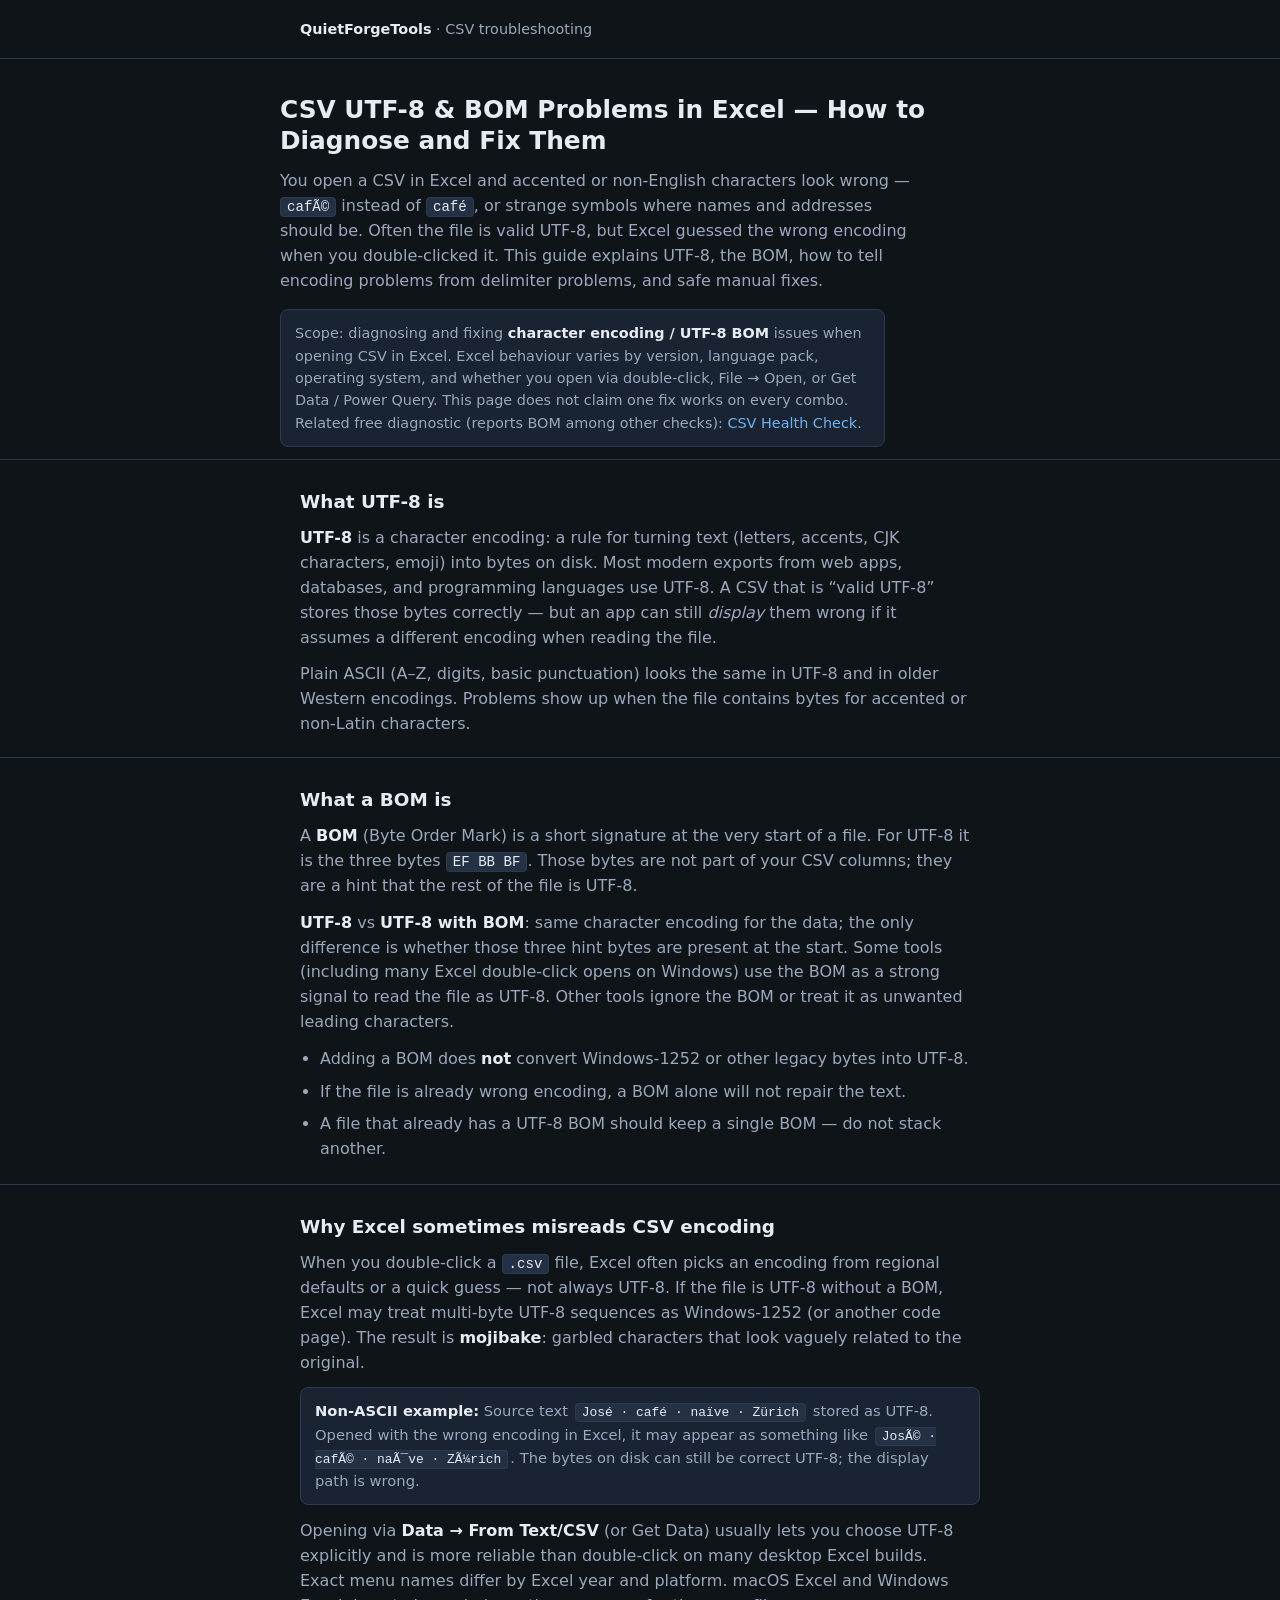
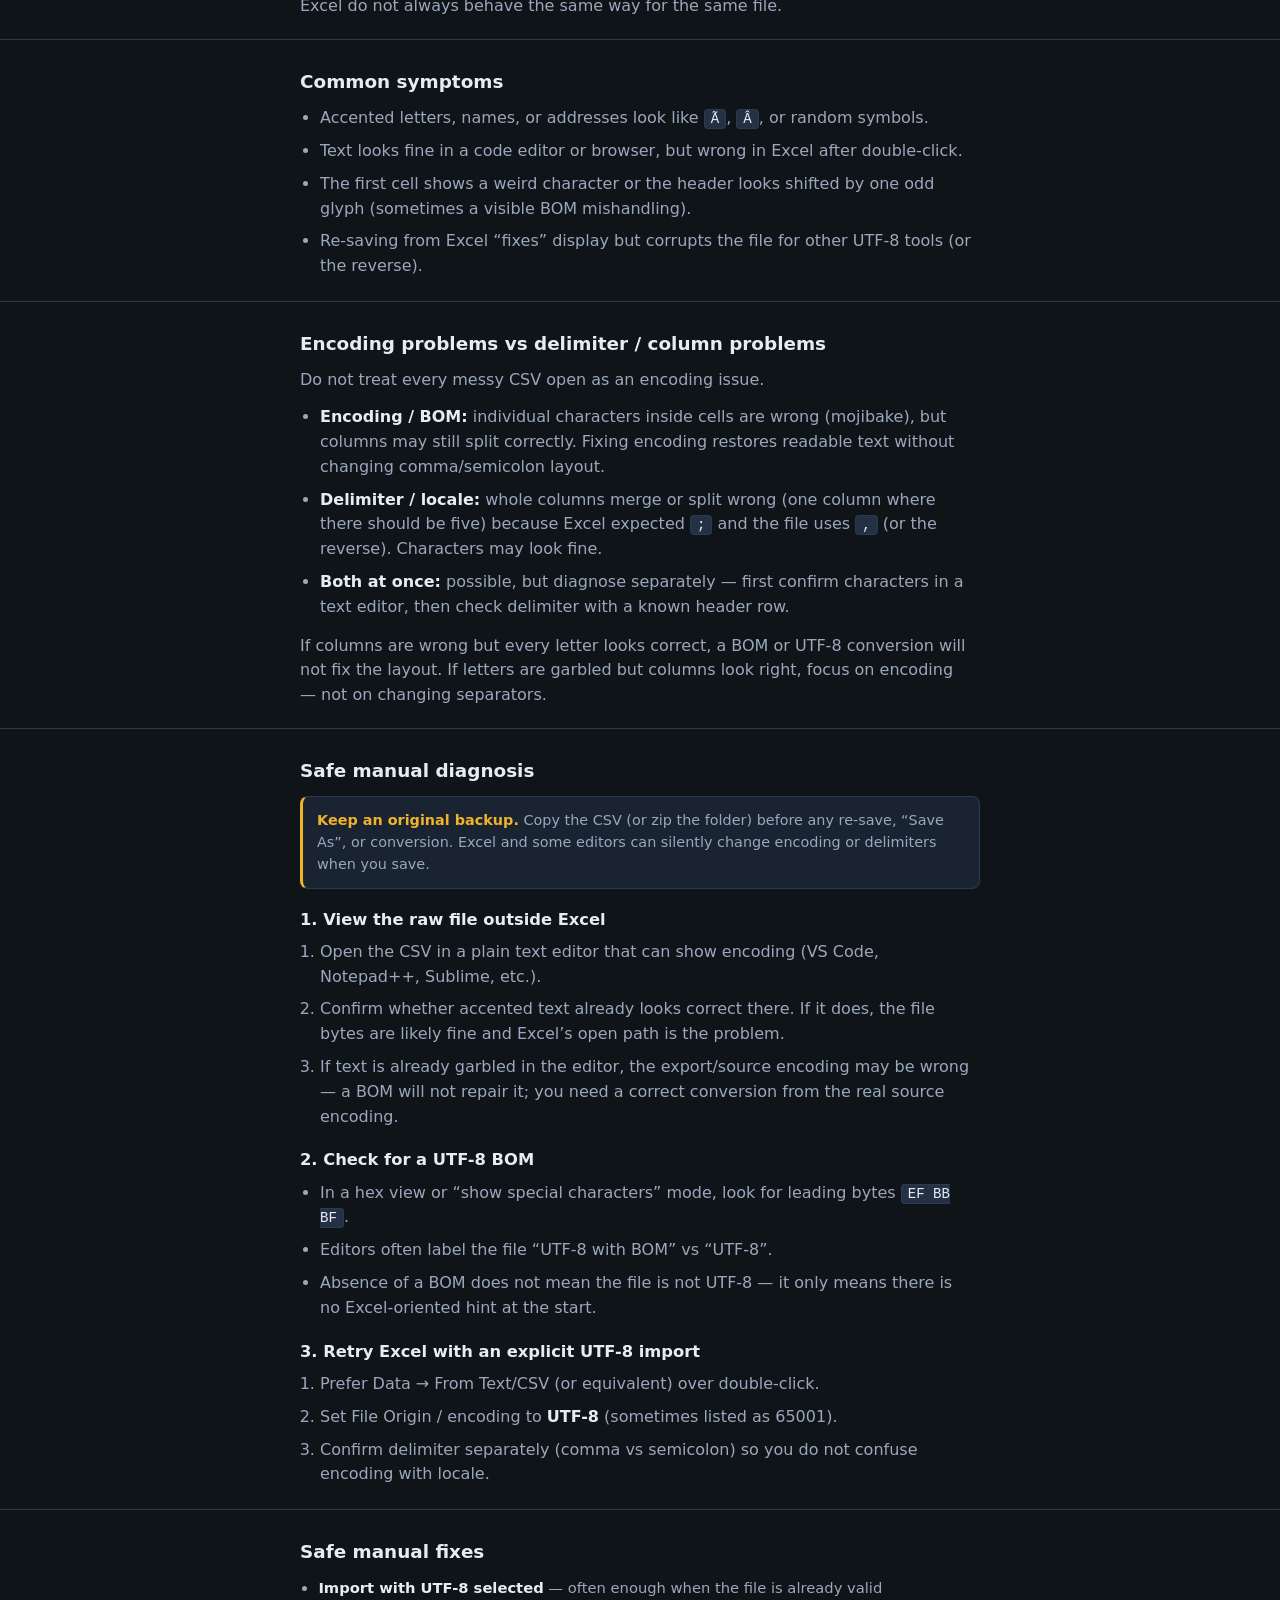
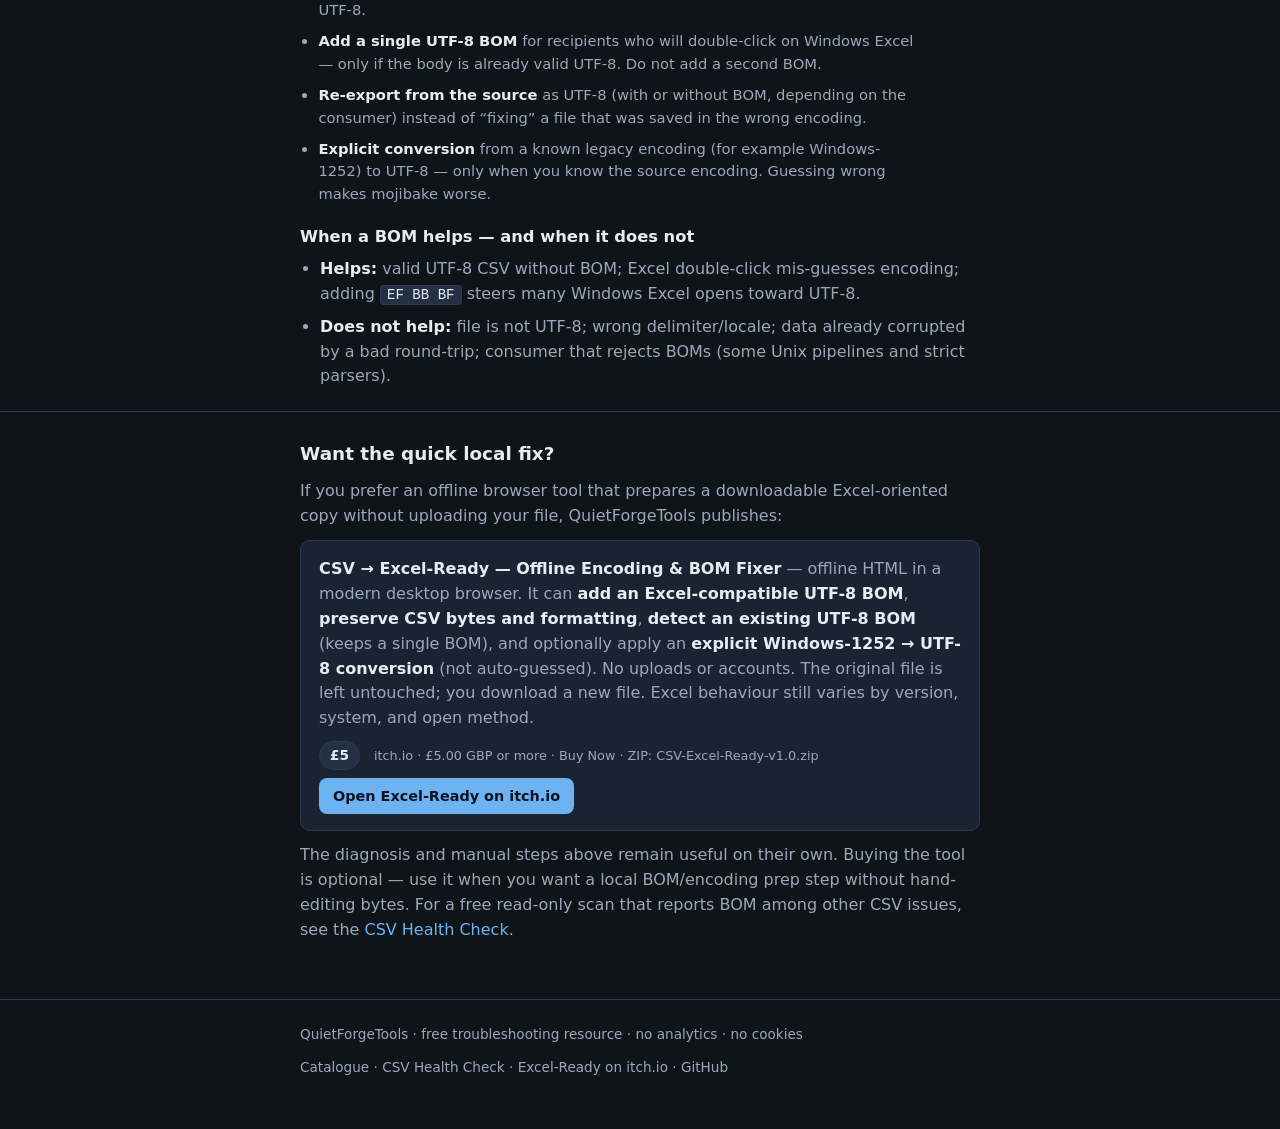
<file: docs/csv-utf8-bom-excel-fix/index.html>
<!DOCTYPE html>
<html lang="en">
<head>
  <meta charset="utf-8" />
  <meta name="viewport" content="width=device-width, initial-scale=1" />
  <title>CSV UTF-8 &amp; BOM Problems in Excel — How to Diagnose and Fix Them | QuietForgeTools</title>
  <meta name="description" content="CSV looks garbled in Excel? Learn UTF-8 vs UTF-8 BOM, mojibake, encoding vs delimiter problems, safe manual diagnosis and fixes, and when an offline Excel-Ready tool helps." />
  <link rel="canonical" href="https://mamonasr789-png.github.io/quietforgetools/csv-utf8-bom-excel-fix/" />
  <meta name="robots" content="index,follow" />
  <style>
    :root {
      --bg: #0f1419;
      --surface: #1a2332;
      --border: #2d3a4d;
      --text: #e7ecf3;
      --muted: #9aa8bc;
      --accent: #6db3f2;
      --chip: #243044;
      --warn: #f0b429;
      --ok: #3ecf8e;
    }
    * { box-sizing: border-box; }
    body {
      margin: 0;
      font-family: system-ui, -apple-system, Segoe UI, Roboto, Helvetica, Arial, sans-serif;
      background: var(--bg);
      color: var(--text);
      line-height: 1.55;
      font-size: 16px;
    }
    a { color: var(--accent); text-decoration: none; }
    a:hover { text-decoration: underline; }
    .wrap { max-width: 720px; margin: 0 auto; padding: 0 20px; }
    header { border-bottom: 1px solid var(--border); padding: 18px 0; }
    .brand { font-size: 0.9rem; color: var(--muted); }
    .brand strong { color: var(--text); font-weight: 600; }
    .brand a { color: var(--muted); }
    .brand a:hover { color: var(--accent); }
    .hero { padding: 36px 0 12px; }
    h1 { font-size: 1.55rem; line-height: 1.25; margin: 0 0 12px; font-weight: 700; }
    .lead { color: var(--muted); margin: 0 0 8px; max-width: 40em; }
    .note {
      font-size: 0.9rem;
      color: var(--muted);
      margin: 16px 0 0;
      padding: 12px 14px;
      background: var(--surface);
      border: 1px solid var(--border);
      border-radius: 8px;
    }
    .warn-box {
      font-size: 0.9rem;
      color: var(--muted);
      margin: 0 0 14px;
      padding: 12px 14px;
      background: var(--surface);
      border: 1px solid var(--border);
      border-left: 3px solid var(--warn);
      border-radius: 8px;
    }
    .warn-box strong { color: var(--warn); }
    section { padding: 28px 0 8px; border-top: 1px solid var(--border); }
    h2 { font-size: 1.15rem; margin: 0 0 10px; font-weight: 650; }
    h3 { font-size: 1.02rem; margin: 18px 0 8px; font-weight: 600; }
    p { margin: 0 0 12px; color: var(--muted); max-width: 42em; }
    p strong, li strong { color: var(--text); font-weight: 600; }
    ul, ol { margin: 0 0 14px; padding-left: 1.25em; color: var(--muted); max-width: 42em; }
    li { margin-bottom: 8px; }
    code {
      font-family: ui-monospace, SFMono-Regular, Menlo, Consolas, monospace;
      font-size: 0.88em;
      background: var(--chip);
      border: 1px solid var(--border);
      border-radius: 4px;
      padding: 1px 6px;
      color: var(--text);
    }
    .example {
      margin: 0 0 14px;
      padding: 12px 14px;
      background: var(--surface);
      border: 1px solid var(--border);
      border-radius: 8px;
      font-size: 0.92rem;
      color: var(--muted);
    }
    .example code { margin: 0 2px; }
    .cta {
      background: var(--surface);
      border: 1px solid var(--border);
      border-radius: 10px;
      padding: 16px 18px;
      margin: 8px 0 12px;
    }
    .cta p { margin: 0 0 10px; }
    .cta .meta {
      display: flex;
      flex-wrap: wrap;
      gap: 8px 14px;
      align-items: center;
      margin-top: 4px;
    }
    .price {
      display: inline-block;
      background: var(--chip);
      border: 1px solid var(--border);
      border-radius: 999px;
      padding: 3px 10px;
      font-size: 0.85rem;
      font-weight: 600;
      color: var(--text);
    }
    .runtime { font-size: 0.8rem; color: var(--muted); }
    .btn {
      display: inline-block;
      padding: 7px 14px;
      border-radius: 8px;
      background: var(--accent);
      color: #0a1220;
      font-weight: 600;
      font-size: 0.9rem;
      text-decoration: none;
    }
    .btn:hover { text-decoration: none; filter: brightness(1.06); }
    .scope-list { font-size: 0.92rem; }
    footer {
      margin-top: 36px;
      padding: 24px 0 40px;
      border-top: 1px solid var(--border);
      color: var(--muted);
      font-size: 0.85rem;
    }
    footer a { color: var(--muted); }
  </style>
</head>
<body>
  <header>
    <div class="wrap">
      <div class="brand"><a href="https://mamonasr789-png.github.io/quietforgetools/"><strong>QuietForgeTools</strong></a> · CSV troubleshooting</div>
    </div>
  </header>

  <main>
    <div class="wrap hero">
      <h1>CSV UTF-8 &amp; BOM Problems in Excel — How to Diagnose and Fix Them</h1>
      <p class="lead">
        You open a CSV in Excel and accented or non-English characters look wrong —
        <code>cafÃ©</code> instead of <code>café</code>, or strange symbols where names
        and addresses should be. Often the file is valid UTF-8, but Excel guessed the
        wrong encoding when you double-clicked it. This guide explains UTF-8, the BOM,
        how to tell encoding problems from delimiter problems, and safe manual fixes.
      </p>
      <p class="note">
        Scope: diagnosing and fixing <strong>character encoding / UTF-8 BOM</strong>
        issues when opening CSV in Excel. Excel behaviour varies by version, language
        pack, operating system, and whether you open via double-click, File → Open, or
        Get Data / Power Query. This page does not claim one fix works on every combo.
        Related free diagnostic (reports BOM among other checks):
        <a href="https://mamonasr789-png.github.io/quietforgetools/csv-health-check/">CSV Health Check</a>.
      </p>
    </div>

    <section aria-labelledby="utf8">
      <div class="wrap">
        <h2 id="utf8">What UTF-8 is</h2>
        <p>
          <strong>UTF-8</strong> is a character encoding: a rule for turning text
          (letters, accents, CJK characters, emoji) into bytes on disk. Most modern
          exports from web apps, databases, and programming languages use UTF-8.
          A CSV that is “valid UTF-8” stores those bytes correctly — but an app can
          still <em>display</em> them wrong if it assumes a different encoding when
          reading the file.
        </p>
        <p>
          Plain ASCII (A–Z, digits, basic punctuation) looks the same in UTF-8 and in
          older Western encodings. Problems show up when the file contains bytes for
          accented or non-Latin characters.
        </p>
      </div>
    </section>

    <section aria-labelledby="bom">
      <div class="wrap">
        <h2 id="bom">What a BOM is</h2>
        <p>
          A <strong>BOM</strong> (Byte Order Mark) is a short signature at the very
          start of a file. For UTF-8 it is the three bytes <code>EF BB BF</code>.
          Those bytes are not part of your CSV columns; they are a hint that the rest
          of the file is UTF-8.
        </p>
        <p>
          <strong>UTF-8</strong> vs <strong>UTF-8 with BOM</strong>: same character
          encoding for the data; the only difference is whether those three hint bytes
          are present at the start. Some tools (including many Excel double-click opens
          on Windows) use the BOM as a strong signal to read the file as UTF-8.
          Other tools ignore the BOM or treat it as unwanted leading characters.
        </p>
        <ul>
          <li>Adding a BOM does <strong>not</strong> convert Windows-1252 or other legacy bytes into UTF-8.</li>
          <li>If the file is already wrong encoding, a BOM alone will not repair the text.</li>
          <li>A file that already has a UTF-8 BOM should keep a single BOM — do not stack another.</li>
        </ul>
      </div>
    </section>

    <section aria-labelledby="excel">
      <div class="wrap">
        <h2 id="excel">Why Excel sometimes misreads CSV encoding</h2>
        <p>
          When you double-click a <code>.csv</code> file, Excel often picks an encoding
          from regional defaults or a quick guess — not always UTF-8. If the file is
          UTF-8 without a BOM, Excel may treat multi-byte UTF-8 sequences as
          Windows-1252 (or another code page). The result is <strong>mojibake</strong>:
          garbled characters that look vaguely related to the original.
        </p>
        <div class="example">
          <strong style="color:var(--text)">Non-ASCII example:</strong>
          Source text <code>José · café · naïve · Zürich</code> stored as UTF-8.
          Opened with the wrong encoding in Excel, it may appear as something like
          <code>JosÃ© · cafÃ© · naÃ¯ve · ZÃ¼rich</code>. The bytes on disk can still
          be correct UTF-8; the display path is wrong.
        </div>
        <p>
          Opening via <strong>Data → From Text/CSV</strong> (or Get Data) usually lets
          you choose UTF-8 explicitly and is more reliable than double-click on many
          desktop Excel builds. Exact menu names differ by Excel year and platform.
          macOS Excel and Windows Excel do not always behave the same way for the same file.
        </p>
      </div>
    </section>

    <section aria-labelledby="symptoms">
      <div class="wrap">
        <h2 id="symptoms">Common symptoms</h2>
        <ul>
          <li>Accented letters, names, or addresses look like <code>Ã</code>, <code>Â</code>, or random symbols.</li>
          <li>Text looks fine in a code editor or browser, but wrong in Excel after double-click.</li>
          <li>The first cell shows a weird character or the header looks shifted by one odd glyph (sometimes a visible BOM mishandling).</li>
          <li>Re-saving from Excel “fixes” display but corrupts the file for other UTF-8 tools (or the reverse).</li>
        </ul>
      </div>
    </section>

    <section aria-labelledby="vs-delim">
      <div class="wrap">
        <h2 id="vs-delim">Encoding problems vs delimiter / column problems</h2>
        <p>
          Do not treat every messy CSV open as an encoding issue.
        </p>
        <ul>
          <li><strong>Encoding / BOM:</strong> individual characters inside cells are wrong (mojibake), but columns may still split correctly. Fixing encoding restores readable text without changing comma/semicolon layout.</li>
          <li><strong>Delimiter / locale:</strong> whole columns merge or split wrong (one column where there should be five) because Excel expected <code>;</code> and the file uses <code>,</code> (or the reverse). Characters may look fine.</li>
          <li><strong>Both at once:</strong> possible, but diagnose separately — first confirm characters in a text editor, then check delimiter with a known header row.</li>
        </ul>
        <p>
          If columns are wrong but every letter looks correct, a BOM or UTF-8 conversion
          will not fix the layout. If letters are garbled but columns look right, focus
          on encoding — not on changing separators.
        </p>
      </div>
    </section>

    <section aria-labelledby="manual">
      <div class="wrap">
        <h2 id="manual">Safe manual diagnosis</h2>
        <div class="warn-box">
          <strong>Keep an original backup.</strong> Copy the CSV (or zip the folder)
          before any re-save, “Save As”, or conversion. Excel and some editors can
          silently change encoding or delimiters when you save.
        </div>

        <h3>1. View the raw file outside Excel</h3>
        <ol>
          <li>Open the CSV in a plain text editor that can show encoding (VS Code, Notepad++, Sublime, etc.).</li>
          <li>Confirm whether accented text already looks correct there. If it does, the file bytes are likely fine and Excel’s open path is the problem.</li>
          <li>If text is already garbled in the editor, the export/source encoding may be wrong — a BOM will not repair it; you need a correct conversion from the real source encoding.</li>
        </ol>

        <h3>2. Check for a UTF-8 BOM</h3>
        <ul>
          <li>In a hex view or “show special characters” mode, look for leading bytes <code>EF BB BF</code>.</li>
          <li>Editors often label the file “UTF-8 with BOM” vs “UTF-8”.</li>
          <li>Absence of a BOM does not mean the file is not UTF-8 — it only means there is no Excel-oriented hint at the start.</li>
        </ul>

        <h3>3. Retry Excel with an explicit UTF-8 import</h3>
        <ol>
          <li>Prefer Data → From Text/CSV (or equivalent) over double-click.</li>
          <li>Set File Origin / encoding to <strong>UTF-8</strong> (sometimes listed as 65001).</li>
          <li>Confirm delimiter separately (comma vs semicolon) so you do not confuse encoding with locale.</li>
        </ol>
      </div>
    </section>

    <section aria-labelledby="fixes">
      <div class="wrap">
        <h2 id="fixes">Safe manual fixes</h2>
        <ul class="scope-list">
          <li><strong>Import with UTF-8 selected</strong> — often enough when the file is already valid UTF-8.</li>
          <li><strong>Add a single UTF-8 BOM</strong> for recipients who will double-click on Windows Excel — only if the body is already valid UTF-8. Do not add a second BOM.</li>
          <li><strong>Re-export from the source</strong> as UTF-8 (with or without BOM, depending on the consumer) instead of “fixing” a file that was saved in the wrong encoding.</li>
          <li><strong>Explicit conversion</strong> from a known legacy encoding (for example Windows-1252) to UTF-8 — only when you know the source encoding. Guessing wrong makes mojibake worse.</li>
        </ul>
        <h3>When a BOM helps — and when it does not</h3>
        <ul>
          <li><strong>Helps:</strong> valid UTF-8 CSV without BOM; Excel double-click mis-guesses encoding; adding <code>EF BB BF</code> steers many Windows Excel opens toward UTF-8.</li>
          <li><strong>Does not help:</strong> file is not UTF-8; wrong delimiter/locale; data already corrupted by a bad round-trip; consumer that rejects BOMs (some Unix pipelines and strict parsers).</li>
        </ul>
      </div>
    </section>

    <section aria-labelledby="auto">
      <div class="wrap">
        <h2 id="auto">Want the quick local fix?</h2>
        <p>
          If you prefer an offline browser tool that prepares a downloadable
          Excel-oriented copy without uploading your file, QuietForgeTools publishes:
        </p>
        <div class="cta">
          <p>
            <strong style="color:var(--text)">CSV → Excel-Ready — Offline Encoding &amp; BOM Fixer</strong> —
            offline HTML in a modern desktop browser. It can
            <strong>add an Excel-compatible UTF-8 BOM</strong>,
            <strong>preserve CSV bytes and formatting</strong>,
            <strong>detect an existing UTF-8 BOM</strong> (keeps a single BOM),
            and optionally apply an <strong>explicit Windows-1252 → UTF-8 conversion</strong>
            (not auto-guessed). No uploads or accounts. The original file is left untouched;
            you download a new file. Excel behaviour still varies by version, system, and open method.
          </p>
          <div class="meta">
            <span class="price">£5</span>
            <span class="runtime">itch.io · £5.00 GBP or more · Buy Now · ZIP: CSV-Excel-Ready-v1.0.zip</span>
            <a class="btn" href="https://quietforgetools.itch.io/csv-excel-ready-offline-encoding-bom-fixer">Open Excel-Ready on itch.io</a>
          </div>
        </div>
        <p>
          The diagnosis and manual steps above remain useful on their own. Buying the
          tool is optional — use it when you want a local BOM/encoding prep step without
          hand-editing bytes. For a free read-only scan that reports BOM among other CSV
          issues, see the
          <a href="https://mamonasr789-png.github.io/quietforgetools/csv-health-check/">CSV Health Check</a>.
        </p>
      </div>
    </section>
  </main>

  <footer>
    <div class="wrap">
      <p>QuietForgeTools · free troubleshooting resource · no analytics · no cookies</p>
      <p>
        <a href="https://mamonasr789-png.github.io/quietforgetools/">Catalogue</a>
        ·
        <a href="https://mamonasr789-png.github.io/quietforgetools/csv-health-check/">CSV Health Check</a>
        ·
        <a href="https://quietforgetools.itch.io/csv-excel-ready-offline-encoding-bom-fixer">Excel-Ready on itch.io</a>
        ·
        <a href="https://github.com/mamonasr789-png/quietforgetools">GitHub</a>
      </p>
    </div>
  </footer>
</body>
</html>
</file>
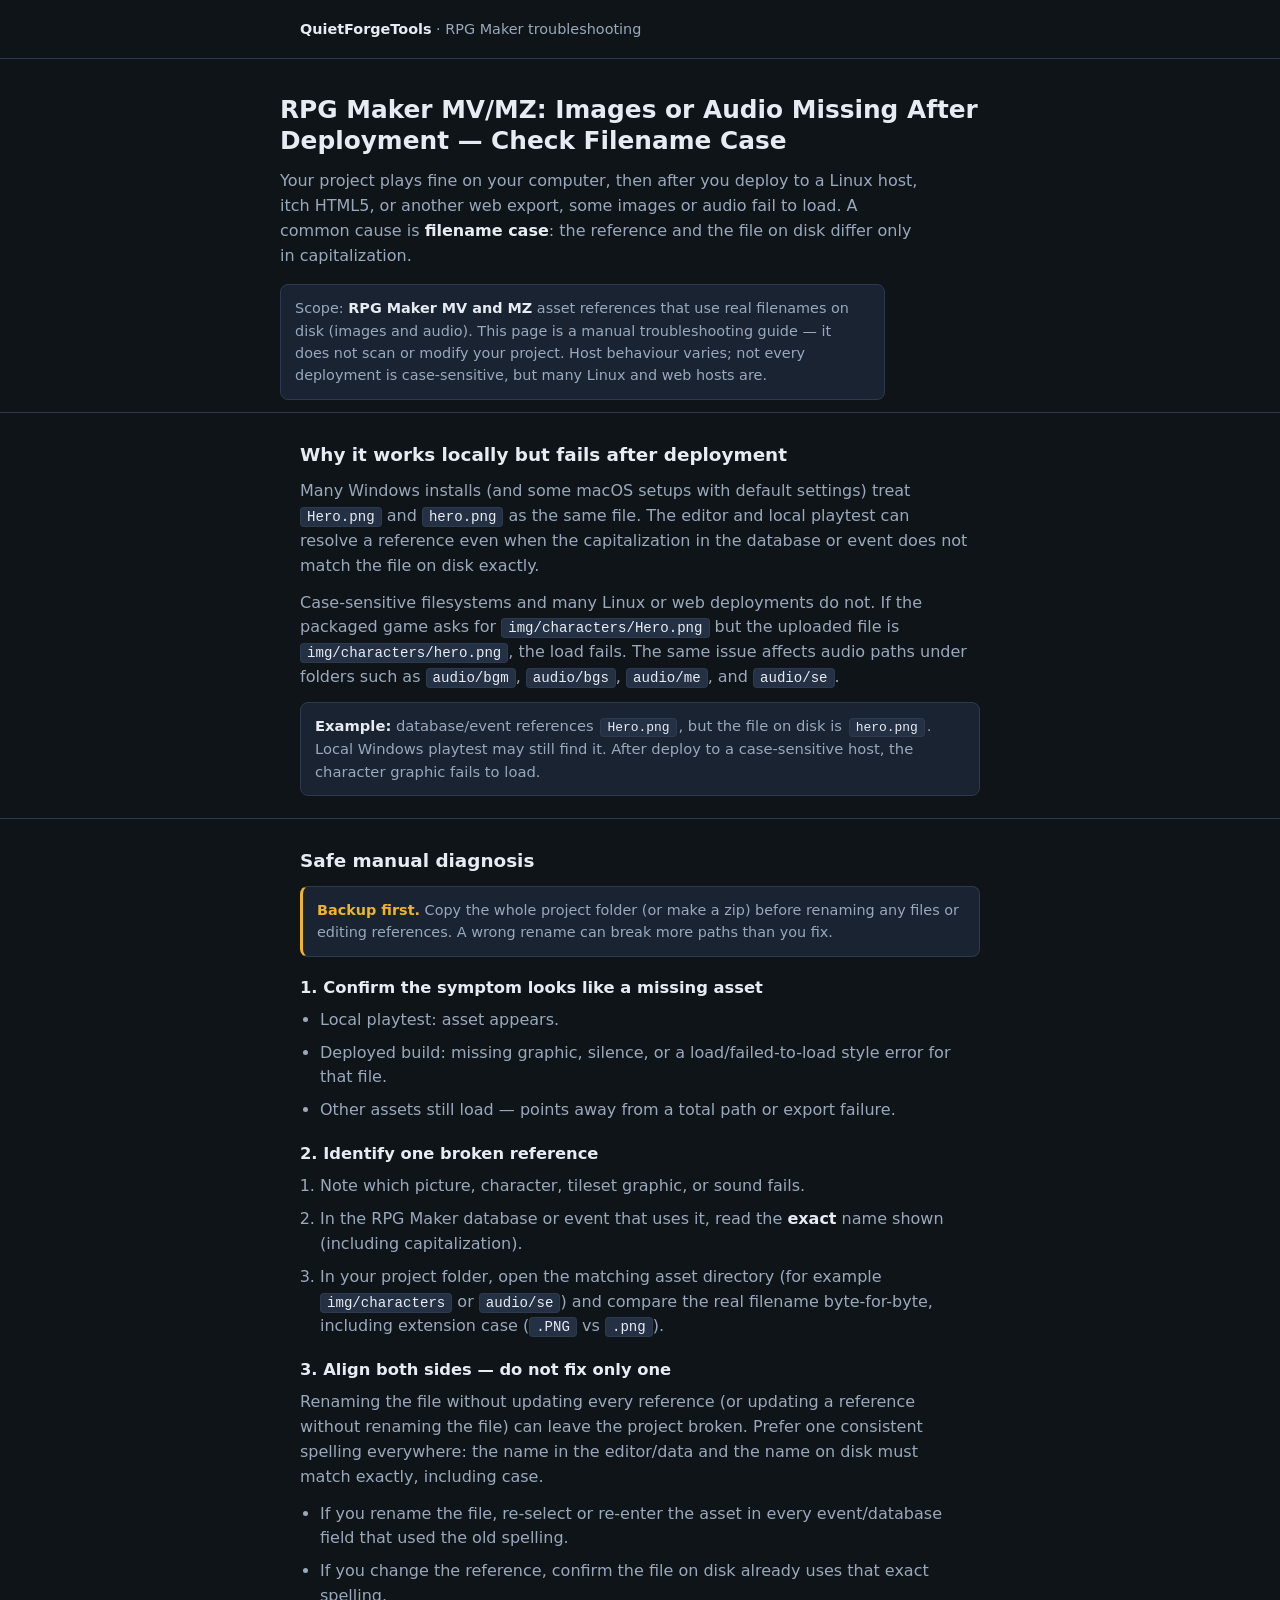
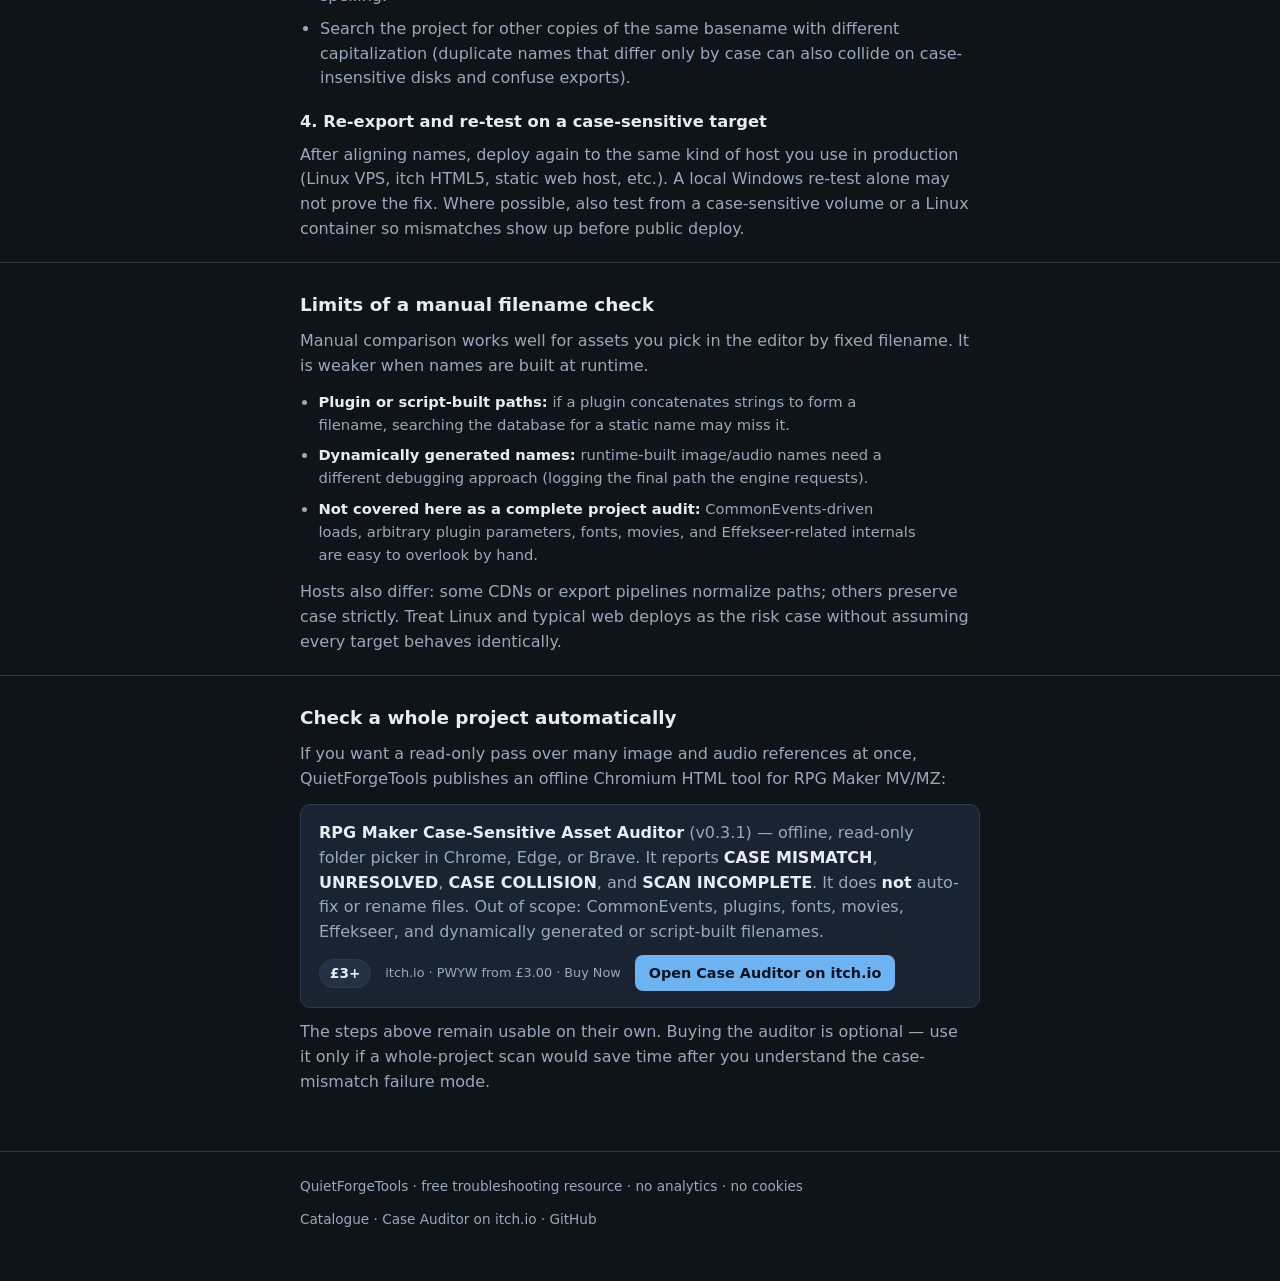
<file: docs/rpg-maker-case-sensitivity/index.html>
<!DOCTYPE html>
<html lang="en">
<head>
  <meta charset="utf-8" />
  <meta name="viewport" content="width=device-width, initial-scale=1" />
  <title>RPG Maker MV/MZ: Images or Audio Missing After Deployment — Check Filename Case | QuietForgeTools</title>
  <meta name="description" content="RPG Maker MV/MZ works locally but images or audio fail after deployment? Filename case mismatches (Hero.png vs hero.png) break on case-sensitive hosts. Manual diagnosis steps for MV/MZ." />
  <link rel="canonical" href="https://mamonasr789-png.github.io/quietforgetools/rpg-maker-case-sensitivity/" />
  <meta name="robots" content="index,follow" />
  <style>
    :root {
      --bg: #0f1419;
      --surface: #1a2332;
      --border: #2d3a4d;
      --text: #e7ecf3;
      --muted: #9aa8bc;
      --accent: #6db3f2;
      --chip: #243044;
      --warn: #f0b429;
      --ok: #3ecf8e;
    }
    * { box-sizing: border-box; }
    body {
      margin: 0;
      font-family: system-ui, -apple-system, Segoe UI, Roboto, Helvetica, Arial, sans-serif;
      background: var(--bg);
      color: var(--text);
      line-height: 1.55;
      font-size: 16px;
    }
    a { color: var(--accent); text-decoration: none; }
    a:hover { text-decoration: underline; }
    .wrap { max-width: 720px; margin: 0 auto; padding: 0 20px; }
    header { border-bottom: 1px solid var(--border); padding: 18px 0; }
    .brand { font-size: 0.9rem; color: var(--muted); }
    .brand strong { color: var(--text); font-weight: 600; }
    .brand a { color: var(--muted); }
    .brand a:hover { color: var(--accent); }
    .hero { padding: 36px 0 12px; }
    h1 { font-size: 1.55rem; line-height: 1.25; margin: 0 0 12px; font-weight: 700; }
    .lead { color: var(--muted); margin: 0 0 8px; max-width: 40em; }
    .note {
      font-size: 0.9rem;
      color: var(--muted);
      margin: 16px 0 0;
      padding: 12px 14px;
      background: var(--surface);
      border: 1px solid var(--border);
      border-radius: 8px;
    }
    .warn-box {
      font-size: 0.9rem;
      color: var(--muted);
      margin: 0 0 14px;
      padding: 12px 14px;
      background: var(--surface);
      border: 1px solid var(--border);
      border-left: 3px solid var(--warn);
      border-radius: 8px;
    }
    .warn-box strong { color: var(--warn); }
    section { padding: 28px 0 8px; border-top: 1px solid var(--border); }
    h2 { font-size: 1.15rem; margin: 0 0 10px; font-weight: 650; }
    h3 { font-size: 1.02rem; margin: 18px 0 8px; font-weight: 600; }
    p { margin: 0 0 12px; color: var(--muted); max-width: 42em; }
    p strong, li strong { color: var(--text); font-weight: 600; }
    ul, ol { margin: 0 0 14px; padding-left: 1.25em; color: var(--muted); max-width: 42em; }
    li { margin-bottom: 8px; }
    code {
      font-family: ui-monospace, SFMono-Regular, Menlo, Consolas, monospace;
      font-size: 0.88em;
      background: var(--chip);
      border: 1px solid var(--border);
      border-radius: 4px;
      padding: 1px 6px;
      color: var(--text);
    }
    .example {
      margin: 0 0 14px;
      padding: 12px 14px;
      background: var(--surface);
      border: 1px solid var(--border);
      border-radius: 8px;
      font-size: 0.92rem;
      color: var(--muted);
    }
    .example code { margin: 0 2px; }
    .cta {
      background: var(--surface);
      border: 1px solid var(--border);
      border-radius: 10px;
      padding: 16px 18px;
      margin: 8px 0 12px;
    }
    .cta p { margin: 0 0 10px; }
    .cta .meta {
      display: flex;
      flex-wrap: wrap;
      gap: 8px 14px;
      align-items: center;
      margin-top: 4px;
    }
    .price {
      display: inline-block;
      background: var(--chip);
      border: 1px solid var(--border);
      border-radius: 999px;
      padding: 3px 10px;
      font-size: 0.85rem;
      font-weight: 600;
      color: var(--text);
    }
    .runtime { font-size: 0.8rem; color: var(--muted); }
    .btn {
      display: inline-block;
      padding: 7px 14px;
      border-radius: 8px;
      background: var(--accent);
      color: #0a1220;
      font-weight: 600;
      font-size: 0.9rem;
      text-decoration: none;
    }
    .btn:hover { text-decoration: none; filter: brightness(1.06); }
    .scope-list { font-size: 0.92rem; }
    footer {
      margin-top: 36px;
      padding: 24px 0 40px;
      border-top: 1px solid var(--border);
      color: var(--muted);
      font-size: 0.85rem;
    }
    footer a { color: var(--muted); }
  </style>
</head>
<body>
  <header>
    <div class="wrap">
      <div class="brand"><a href="https://mamonasr789-png.github.io/quietforgetools/"><strong>QuietForgeTools</strong></a> · RPG Maker troubleshooting</div>
    </div>
  </header>

  <main>
    <div class="wrap hero">
      <h1>RPG Maker MV/MZ: Images or Audio Missing After Deployment — Check Filename Case</h1>
      <p class="lead">
        Your project plays fine on your computer, then after you deploy to a Linux host,
        itch HTML5, or another web export, some images or audio fail to load.
        A common cause is <strong>filename case</strong>: the reference and the file on disk
        differ only in capitalization.
      </p>
      <p class="note">
        Scope: <strong>RPG Maker MV and MZ</strong> asset references that use real filenames
        on disk (images and audio). This page is a manual troubleshooting guide — it does not
        scan or modify your project. Host behaviour varies; not every deployment is
        case-sensitive, but many Linux and web hosts are.
      </p>
    </div>

    <section aria-labelledby="why">
      <div class="wrap">
        <h2 id="why">Why it works locally but fails after deployment</h2>
        <p>
          Many Windows installs (and some macOS setups with default settings) treat
          <code>Hero.png</code> and <code>hero.png</code> as the same file. The editor and
          local playtest can resolve a reference even when the capitalization in the
          database or event does not match the file on disk exactly.
        </p>
        <p>
          Case-sensitive filesystems and many Linux or web deployments do not. If the
          packaged game asks for <code>img/characters/Hero.png</code> but the uploaded
          file is <code>img/characters/hero.png</code>, the load fails. The same issue
          affects audio paths under folders such as <code>audio/bgm</code>,
          <code>audio/bgs</code>, <code>audio/me</code>, and <code>audio/se</code>.
        </p>
        <div class="example">
          <strong style="color:var(--text)">Example:</strong>
          database/event references <code>Hero.png</code>, but the file on disk is
          <code>hero.png</code>. Local Windows playtest may still find it. After deploy
          to a case-sensitive host, the character graphic fails to load.
        </div>
      </div>
    </section>

    <section aria-labelledby="manual">
      <div class="wrap">
        <h2 id="manual">Safe manual diagnosis</h2>
        <div class="warn-box">
          <strong>Backup first.</strong> Copy the whole project folder (or make a zip)
          before renaming any files or editing references. A wrong rename can break more
          paths than you fix.
        </div>

        <h3>1. Confirm the symptom looks like a missing asset</h3>
        <ul>
          <li>Local playtest: asset appears.</li>
          <li>Deployed build: missing graphic, silence, or a load/failed-to-load style error for that file.</li>
          <li>Other assets still load — points away from a total path or export failure.</li>
        </ul>

        <h3>2. Identify one broken reference</h3>
        <ol>
          <li>Note which picture, character, tileset graphic, or sound fails.</li>
          <li>In the RPG Maker database or event that uses it, read the <strong>exact</strong> name shown (including capitalization).</li>
          <li>In your project folder, open the matching asset directory (for example <code>img/characters</code> or <code>audio/se</code>) and compare the real filename byte-for-byte, including extension case (<code>.PNG</code> vs <code>.png</code>).</li>
        </ol>

        <h3>3. Align both sides — do not fix only one</h3>
        <p>
          Renaming the file without updating every reference (or updating a reference
          without renaming the file) can leave the project broken. Prefer one consistent
          spelling everywhere: the name in the editor/data and the name on disk must match
          exactly, including case.
        </p>
        <ul>
          <li>If you rename the file, re-select or re-enter the asset in every event/database field that used the old spelling.</li>
          <li>If you change the reference, confirm the file on disk already uses that exact spelling.</li>
          <li>Search the project for other copies of the same basename with different capitalization (duplicate names that differ only by case can also collide on case-insensitive disks and confuse exports).</li>
        </ul>

        <h3>4. Re-export and re-test on a case-sensitive target</h3>
        <p>
          After aligning names, deploy again to the same kind of host you use in production
          (Linux VPS, itch HTML5, static web host, etc.). A local Windows re-test alone may
          not prove the fix. Where possible, also test from a case-sensitive volume or a
          Linux container so mismatches show up before public deploy.
        </p>
      </div>
    </section>

    <section aria-labelledby="limits">
      <div class="wrap">
        <h2 id="limits">Limits of a manual filename check</h2>
        <p>
          Manual comparison works well for assets you pick in the editor by fixed filename.
          It is weaker when names are built at runtime.
        </p>
        <ul class="scope-list">
          <li><strong>Plugin or script-built paths:</strong> if a plugin concatenates strings to form a filename, searching the database for a static name may miss it.</li>
          <li><strong>Dynamically generated names:</strong> runtime-built image/audio names need a different debugging approach (logging the final path the engine requests).</li>
          <li><strong>Not covered here as a complete project audit:</strong> CommonEvents-driven loads, arbitrary plugin parameters, fonts, movies, and Effekseer-related internals are easy to overlook by hand.</li>
        </ul>
        <p>
          Hosts also differ: some CDNs or export pipelines normalize paths; others preserve
          case strictly. Treat Linux and typical web deploys as the risk case without
          assuming every target behaves identically.
        </p>
      </div>
    </section>

    <section aria-labelledby="auto">
      <div class="wrap">
        <h2 id="auto">Check a whole project automatically</h2>
        <p>
          If you want a read-only pass over many image and audio references at once,
          QuietForgeTools publishes an offline Chromium HTML tool for RPG Maker MV/MZ:
        </p>
        <div class="cta">
          <p>
            <strong style="color:var(--text)">RPG Maker Case-Sensitive Asset Auditor</strong> (v0.3.1) —
            offline, read-only folder picker in Chrome, Edge, or Brave. It reports
            <strong>CASE MISMATCH</strong>, <strong>UNRESOLVED</strong>,
            <strong>CASE COLLISION</strong>, and <strong>SCAN INCOMPLETE</strong>.
            It does <strong>not</strong> auto-fix or rename files. Out of scope:
            CommonEvents, plugins, fonts, movies, Effekseer, and dynamically generated
            or script-built filenames.
          </p>
          <div class="meta">
            <span class="price">£3+</span>
            <span class="runtime">itch.io · PWYW from £3.00 · Buy Now</span>
            <a class="btn" href="https://quietforgetools.itch.io/rpg-maker-case-sensitive-asset-auditor">Open Case Auditor on itch.io</a>
          </div>
        </div>
        <p>
          The steps above remain usable on their own. Buying the auditor is optional —
          use it only if a whole-project scan would save time after you understand the
          case-mismatch failure mode.
        </p>
      </div>
    </section>
  </main>

  <footer>
    <div class="wrap">
      <p>QuietForgeTools · free troubleshooting resource · no analytics · no cookies</p>
      <p>
        <a href="https://mamonasr789-png.github.io/quietforgetools/">Catalogue</a>
        ·
        <a href="https://quietforgetools.itch.io/rpg-maker-case-sensitive-asset-auditor">Case Auditor on itch.io</a>
        ·
        <a href="https://github.com/mamonasr789-png/quietforgetools">GitHub</a>
      </p>
    </div>
  </footer>
</body>
</html>
</file>
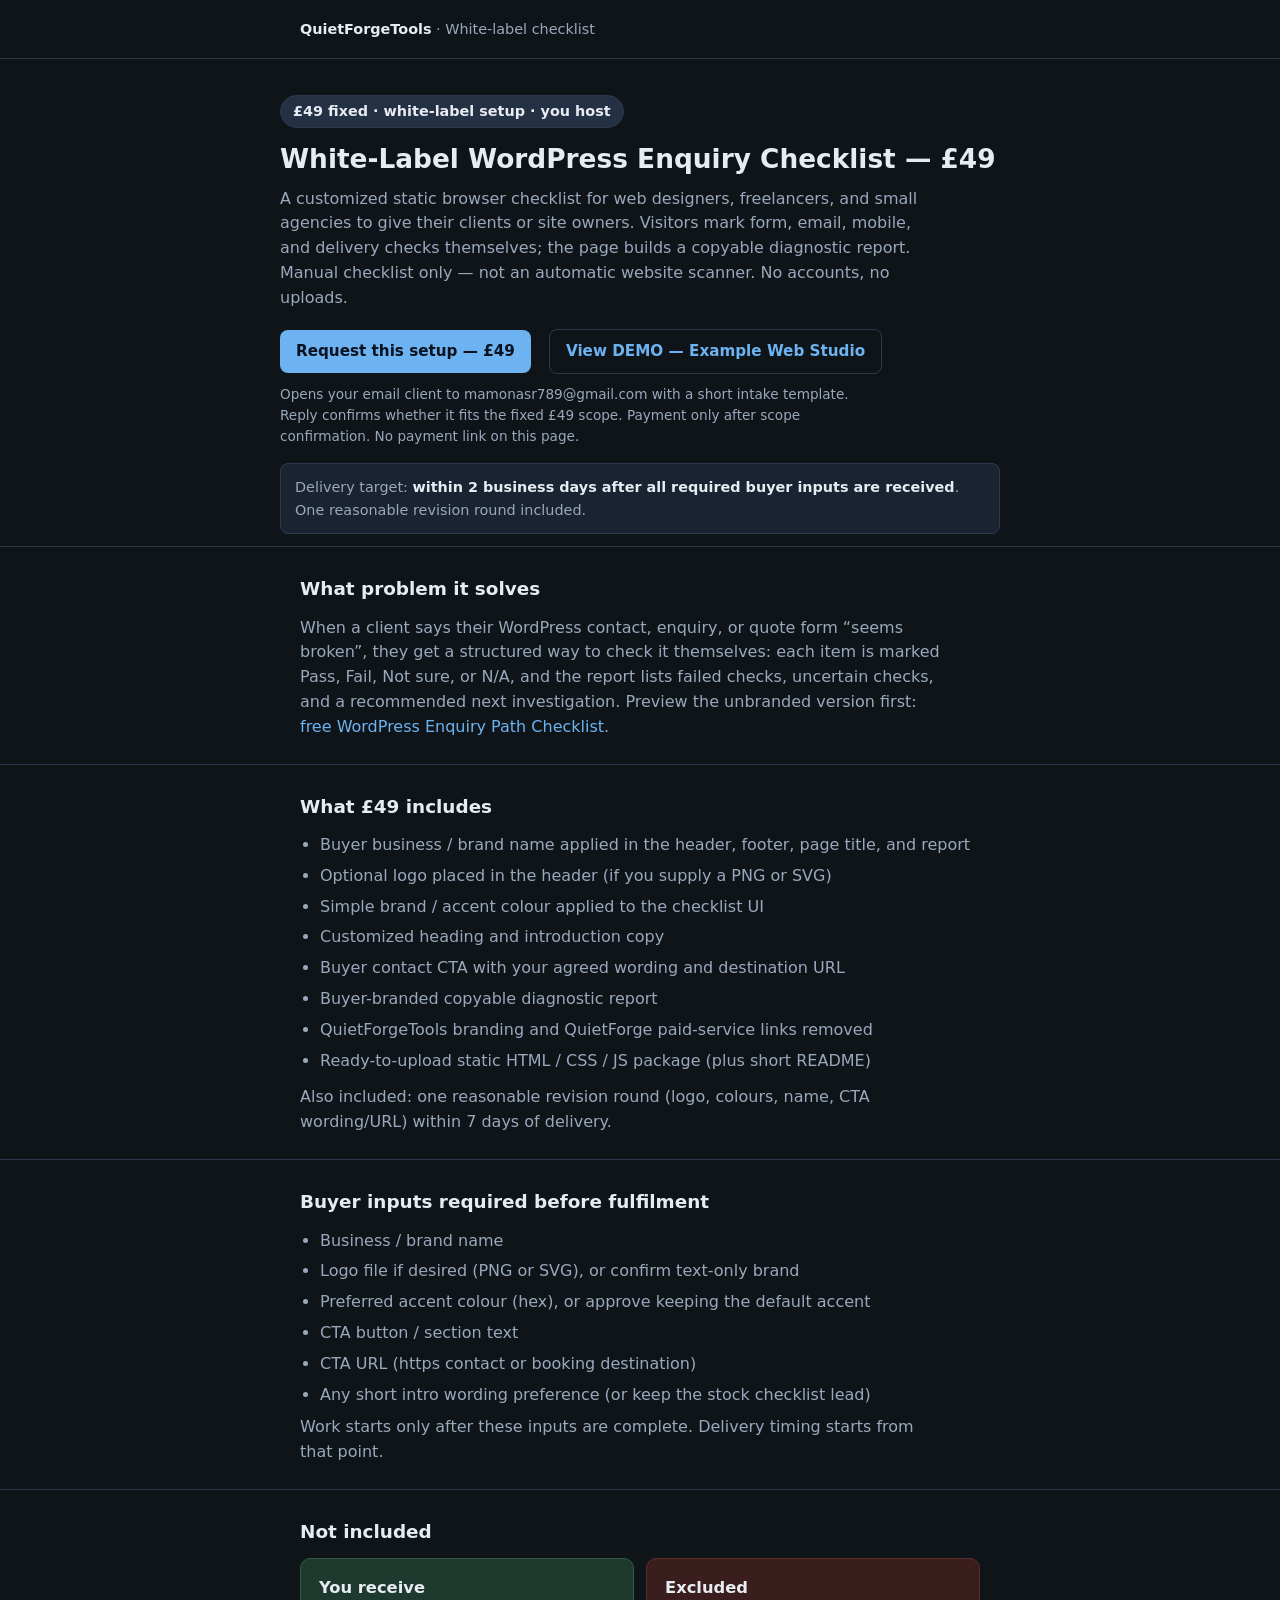
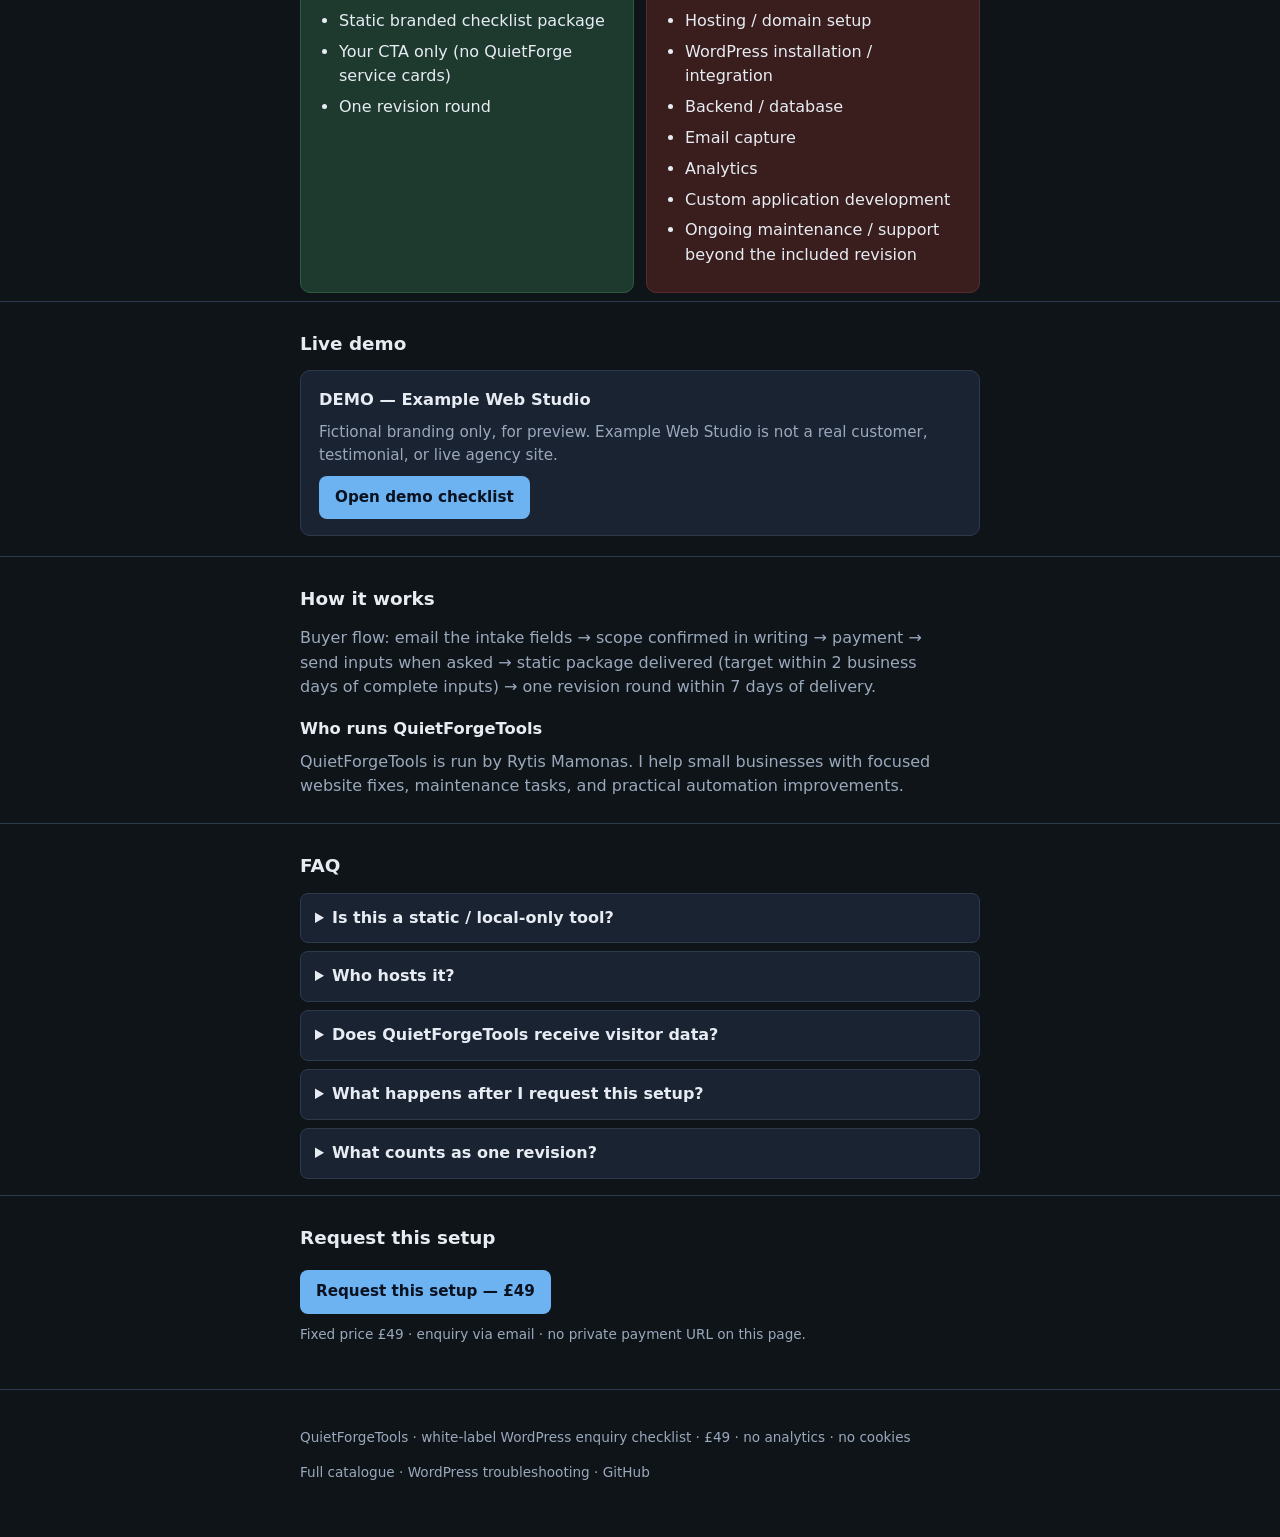
<file: docs/white-label-wordpress-checklist/index.html>
<!DOCTYPE html>
<html lang="en">
<head>
  <meta charset="utf-8" />
  <meta name="viewport" content="width=device-width, initial-scale=1" />
  <title>White-Label WordPress Enquiry Checklist — £49 | QuietForgeTools</title>
  <meta name="description" content="White-label WordPress Enquiry Checklist for £49: branded static browser checklist for web designers, freelancers, and small agencies. You host it. One revision included." />
  <link rel="canonical" href="https://mamonasr789-png.github.io/quietforgetools/white-label-wordpress-checklist/" />
  <meta name="robots" content="index,follow" />
  <style>
    :root {
      --bg: #0f1419;
      --surface: #1a2332;
      --border: #2d3a4d;
      --text: #e7ecf3;
      --muted: #9aa8bc;
      --accent: #6db3f2;
      --chip: #243044;
      --yes: #1e3a2f;
      --no: #3a1e1e;
    }
    * { box-sizing: border-box; }
    body {
      margin: 0;
      font-family: system-ui, -apple-system, Segoe UI, Roboto, Helvetica, Arial, sans-serif;
      background: var(--bg);
      color: var(--text);
      line-height: 1.55;
      font-size: 16px;
    }
    a { color: var(--accent); text-decoration: none; }
    a:hover { text-decoration: underline; }
    .wrap { max-width: 720px; margin: 0 auto; padding: 0 20px; }
    header { border-bottom: 1px solid var(--border); padding: 18px 0; }
    .brand { font-size: 0.9rem; color: var(--muted); }
    .brand strong { color: var(--text); font-weight: 600; }
    .brand a { color: var(--muted); }
    .brand a:hover { color: var(--accent); }
    .hero { padding: 36px 0 12px; }
    .price-chip {
      display: inline-block;
      background: var(--chip);
      border: 1px solid var(--border);
      border-radius: 999px;
      padding: 4px 12px;
      font-size: 0.9rem;
      font-weight: 600;
      margin-bottom: 14px;
    }
    h1 { font-size: 1.65rem; line-height: 1.25; margin: 0 0 12px; font-weight: 700; }
    h2 { font-size: 1.15rem; margin: 0 0 12px; font-weight: 650; }
    h3 { font-size: 1.02rem; margin: 0 0 8px; font-weight: 600; }
    .lead { color: var(--muted); margin: 0 0 16px; max-width: 40em; }
    .note {
      font-size: 0.9rem;
      color: var(--muted);
      margin: 16px 0 0;
      padding: 12px 14px;
      background: var(--surface);
      border: 1px solid var(--border);
      border-radius: 8px;
    }
    section { padding: 28px 0 8px; border-top: 1px solid var(--border); }
    ul { margin: 0 0 8px; padding-left: 1.25em; color: var(--muted); }
    li { margin-bottom: 6px; }
    .item {
      background: var(--surface);
      border: 1px solid var(--border);
      border-radius: 10px;
      padding: 16px 18px;
      margin-bottom: 12px;
    }
    .item p { margin: 0 0 8px; color: var(--muted); font-size: 0.95rem; }
    .item p:last-child { margin-bottom: 0; }
    .btn {
      display: inline-block;
      padding: 10px 16px;
      border-radius: 8px;
      background: var(--accent);
      color: #0a1220;
      font-weight: 600;
      font-size: 0.95rem;
      text-decoration: none;
    }
    .btn:hover { text-decoration: none; filter: brightness(1.06); }
    .btn-ghost {
      background: transparent;
      color: var(--accent);
      border: 1px solid var(--border);
      margin-left: 8px;
    }
    .cta-row { margin: 18px 0 8px; display: flex; flex-wrap: wrap; gap: 10px; align-items: center; }
    .btn-note { font-size: 0.85rem; color: var(--muted); margin: 10px 0 0; max-width: 42em; }
    .vs { display: grid; grid-template-columns: 1fr 1fr; gap: 12px; }
    @media (max-width: 560px) { .vs { grid-template-columns: 1fr; } }
    .card {
      background: var(--surface);
      border: 1px solid var(--border);
      border-radius: 10px;
      padding: 16px 18px;
    }
    .card.yes { border-color: #2d5a45; background: var(--yes); }
    .card.no { border-color: #5a2d2d; background: var(--no); }
    .card ul { color: var(--text); }
    .faq details {
      background: var(--surface);
      border: 1px solid var(--border);
      border-radius: 8px;
      padding: 12px 14px;
      margin-bottom: 8px;
    }
    .faq summary { cursor: pointer; font-weight: 600; }
    .faq details p { margin: 10px 0 0; color: var(--muted); font-size: 0.95rem; }
    footer {
      margin-top: 36px;
      padding: 24px 0 40px;
      border-top: 1px solid var(--border);
      color: var(--muted);
      font-size: 0.85rem;
    }
    footer a { color: var(--muted); }
  </style>
</head>
<body>
  <header>
    <div class="wrap">
      <div class="brand"><a href="https://mamonasr789-png.github.io/quietforgetools/"><strong>QuietForgeTools</strong></a> · White-label checklist</div>
    </div>
  </header>

  <main>
    <div class="wrap hero">
      <div class="price-chip">£49 fixed · white-label setup · you host</div>
      <h1>White-Label WordPress Enquiry Checklist — £49</h1>
      <p class="lead">
        A customized static browser checklist for web designers, freelancers, and small agencies
        to give their clients or site owners. Visitors mark form, email, mobile, and delivery checks
        themselves; the page builds a copyable diagnostic report. Manual checklist only — not an
        automatic website scanner. No accounts, no uploads.
      </p>
      <div class="cta-row">
        <a class="btn" id="cta-request" href="mailto:mamonasr789@gmail.com?subject=White-Label%20WordPress%20Enquiry%20Checklist%20%E2%80%94%20%C2%A349&body=Business%20%2F%20brand%20name%3A%20%0ALogo%20file%20desired%20(Y%2FN%20%2F%20text-only)%3A%20%0APreferred%20accent%20colour%20(hex%20or%20keep%20default)%3A%20%0ACTA%20button%20text%3A%20%0ACTA%20URL%20(https)%3A%20%0AShort%20intro%20wording%20preference%20(or%20keep%20stock)%3A%20%0A%0AI%27ll%20reply%20to%20confirm%20scope.%20Payment%20only%20after%20scope%20is%20confirmed.%20Do%20not%20send%20logo%20files%20until%20asked.%0A">Request this setup — £49</a>
        <a class="btn btn-ghost" href="./demo/">View DEMO — Example Web Studio</a>
      </div>
      <p class="btn-note">
        Opens your email client to mamonasr789@gmail.com with a short intake template.
        Reply confirms whether it fits the fixed £49 scope. Payment only after scope confirmation.
        No payment link on this page.
      </p>
      <p class="note">
        Delivery target: <strong style="color:var(--text)">within 2 business days after all required buyer inputs are received</strong>.
        One reasonable revision round included.
      </p>
    </div>

    <section id="problem" aria-labelledby="problem-h">
      <div class="wrap">
        <h2 id="problem-h">What problem it solves</h2>
        <p class="lead">
          When a client says their WordPress contact, enquiry, or quote form “seems broken”, they get a
          structured way to check it themselves: each item is marked Pass, Fail, Not sure, or N/A, and the
          report lists failed checks, uncertain checks, and a recommended next investigation.
          Preview the unbranded version first:
          <a href="https://mamonasr789-png.github.io/quietforgetools-wp-enquiry-checklist/">free WordPress Enquiry Path Checklist</a>.
        </p>
      </div>
    </section>

    <section id="includes" aria-labelledby="includes-h">
      <div class="wrap">
        <h2 id="includes-h">What £49 includes</h2>
        <ul>
          <li>Buyer business / brand name applied in the header, footer, page title, and report</li>
          <li>Optional logo placed in the header (if you supply a PNG or SVG)</li>
          <li>Simple brand / accent colour applied to the checklist UI</li>
          <li>Customized heading and introduction copy</li>
          <li>Buyer contact CTA with your agreed wording and destination URL</li>
          <li>Buyer-branded copyable diagnostic report</li>
          <li>QuietForgeTools branding and QuietForge paid-service links removed</li>
          <li>Ready-to-upload static HTML / CSS / JS package (plus short README)</li>
        </ul>
        <p class="lead" style="margin-top:12px">Also included: one reasonable revision round (logo, colours, name, CTA wording/URL) within 7 days of delivery.</p>
      </div>
    </section>

    <section id="inputs" aria-labelledby="inputs-h">
      <div class="wrap">
        <h2 id="inputs-h">Buyer inputs required before fulfilment</h2>
        <ul>
          <li>Business / brand name</li>
          <li>Logo file if desired (PNG or SVG), or confirm text-only brand</li>
          <li>Preferred accent colour (hex), or approve keeping the default accent</li>
          <li>CTA button / section text</li>
          <li>CTA URL (https contact or booking destination)</li>
          <li>Any short intro wording preference (or keep the stock checklist lead)</li>
        </ul>
        <p class="lead">Work starts only after these inputs are complete. Delivery timing starts from that point.</p>
      </div>
    </section>

    <section id="exclusions" aria-labelledby="exclusions-h">
      <div class="wrap">
        <h2 id="exclusions-h">Not included</h2>
        <div class="vs">
          <div class="card yes">
            <h3>You receive</h3>
            <ul>
              <li>Static branded checklist package</li>
              <li>Your CTA only (no QuietForge service cards)</li>
              <li>One revision round</li>
            </ul>
          </div>
          <div class="card no">
            <h3>Excluded</h3>
            <ul>
              <li>Hosting / domain setup</li>
              <li>WordPress installation / integration</li>
              <li>Backend / database</li>
              <li>Email capture</li>
              <li>Analytics</li>
              <li>Custom application development</li>
              <li>Ongoing maintenance / support beyond the included revision</li>
            </ul>
          </div>
        </div>
      </div>
    </section>

    <section id="demo" aria-labelledby="demo-h">
      <div class="wrap">
        <h2 id="demo-h">Live demo</h2>
        <article class="item">
          <h3>DEMO — Example Web Studio</h3>
          <p>
            Fictional branding only, for preview. Example Web Studio is not a real customer,
            testimonial, or live agency site.
          </p>
          <p><a class="btn" href="./demo/">Open demo checklist</a></p>
        </article>
      </div>
    </section>

    <section id="process" aria-labelledby="process-h">
      <div class="wrap">
        <h2 id="process-h">How it works</h2>
        <p class="lead">
          Buyer flow: email the intake fields → scope confirmed in writing → payment → send inputs when asked →
          static package delivered (target within 2 business days of complete inputs) → one revision round within 7 days of delivery.
        </p>
        <h3>Who runs QuietForgeTools</h3>
        <p class="lead">
          QuietForgeTools is run by Rytis Mamonas. I help small businesses with focused website fixes,
          maintenance tasks, and practical automation improvements.
        </p>
      </div>
    </section>

    <section id="faq" class="faq" aria-labelledby="faq-h">
      <div class="wrap">
        <h2 id="faq-h">FAQ</h2>
        <details>
          <summary>Is this a static / local-only tool?</summary>
          <p>Yes. The deliverable is static HTML, CSS, and JS. Visitors mark checks in the browser. It does not crawl or automatically scan websites.</p>
        </details>
        <details>
          <summary>Who hosts it?</summary>
          <p>You do. Upload the folder anywhere you host static files (your site, CDN, GitHub Pages, etc.). Hosting and domain setup are not included.</p>
        </details>
        <details>
          <summary>Does QuietForgeTools receive visitor data?</summary>
          <p>No. The checklist does not send visitor marks or reports to QuietForgeTools. Nothing is uploaded by the checklist itself.</p>
        </details>
        <details>
          <summary>What happens after I request this setup?</summary>
          <p>Email with the intake fields. We confirm the fixed £49 scope, then arrange payment after confirmation. Once all required inputs are received, we deliver the static package within 2 business days and note the revision window.</p>
        </details>
        <details>
          <summary>What counts as one revision?</summary>
          <p>One round of reasonable adjustments to logo, colours, business name, and CTA wording or URL within 7 days of delivery. New checklist items, redesigns, hosting work, and WordPress integration are out of scope.</p>
        </details>
      </div>
    </section>

    <section id="request" aria-labelledby="request-h">
      <div class="wrap">
        <h2 id="request-h">Request this setup</h2>
        <div class="cta-row">
          <a class="btn" href="mailto:mamonasr789@gmail.com?subject=White-Label%20WordPress%20Enquiry%20Checklist%20%E2%80%94%20%C2%A349&body=Business%20%2F%20brand%20name%3A%20%0ALogo%20file%20desired%20(Y%2FN%20%2F%20text-only)%3A%20%0APreferred%20accent%20colour%20(hex%20or%20keep%20default)%3A%20%0ACTA%20button%20text%3A%20%0ACTA%20URL%20(https)%3A%20%0AShort%20intro%20wording%20preference%20(or%20keep%20stock)%3A%20%0A%0AI%27ll%20reply%20to%20confirm%20scope.%20Payment%20only%20after%20scope%20is%20confirmed.%20Do%20not%20send%20logo%20files%20until%20asked.%0A">Request this setup — £49</a>
        </div>
        <p class="btn-note">Fixed price £49 · enquiry via email · no private payment URL on this page.</p>
      </div>
    </section>
  </main>

  <footer>
    <div class="wrap">
      <p>QuietForgeTools · white-label WordPress enquiry checklist · £49 · no analytics · no cookies</p>
      <p>
        <a href="https://mamonasr789-png.github.io/quietforgetools/">Full catalogue</a>
        ·
        <a href="https://mamonasr789-png.github.io/quietforgetools/wordpress-troubleshooting/">WordPress troubleshooting</a>
        ·
        <a href="https://github.com/mamonasr789-png/quietforgetools">GitHub</a>
      </p>
    </div>
  </footer>
</body>
</html>
</file>
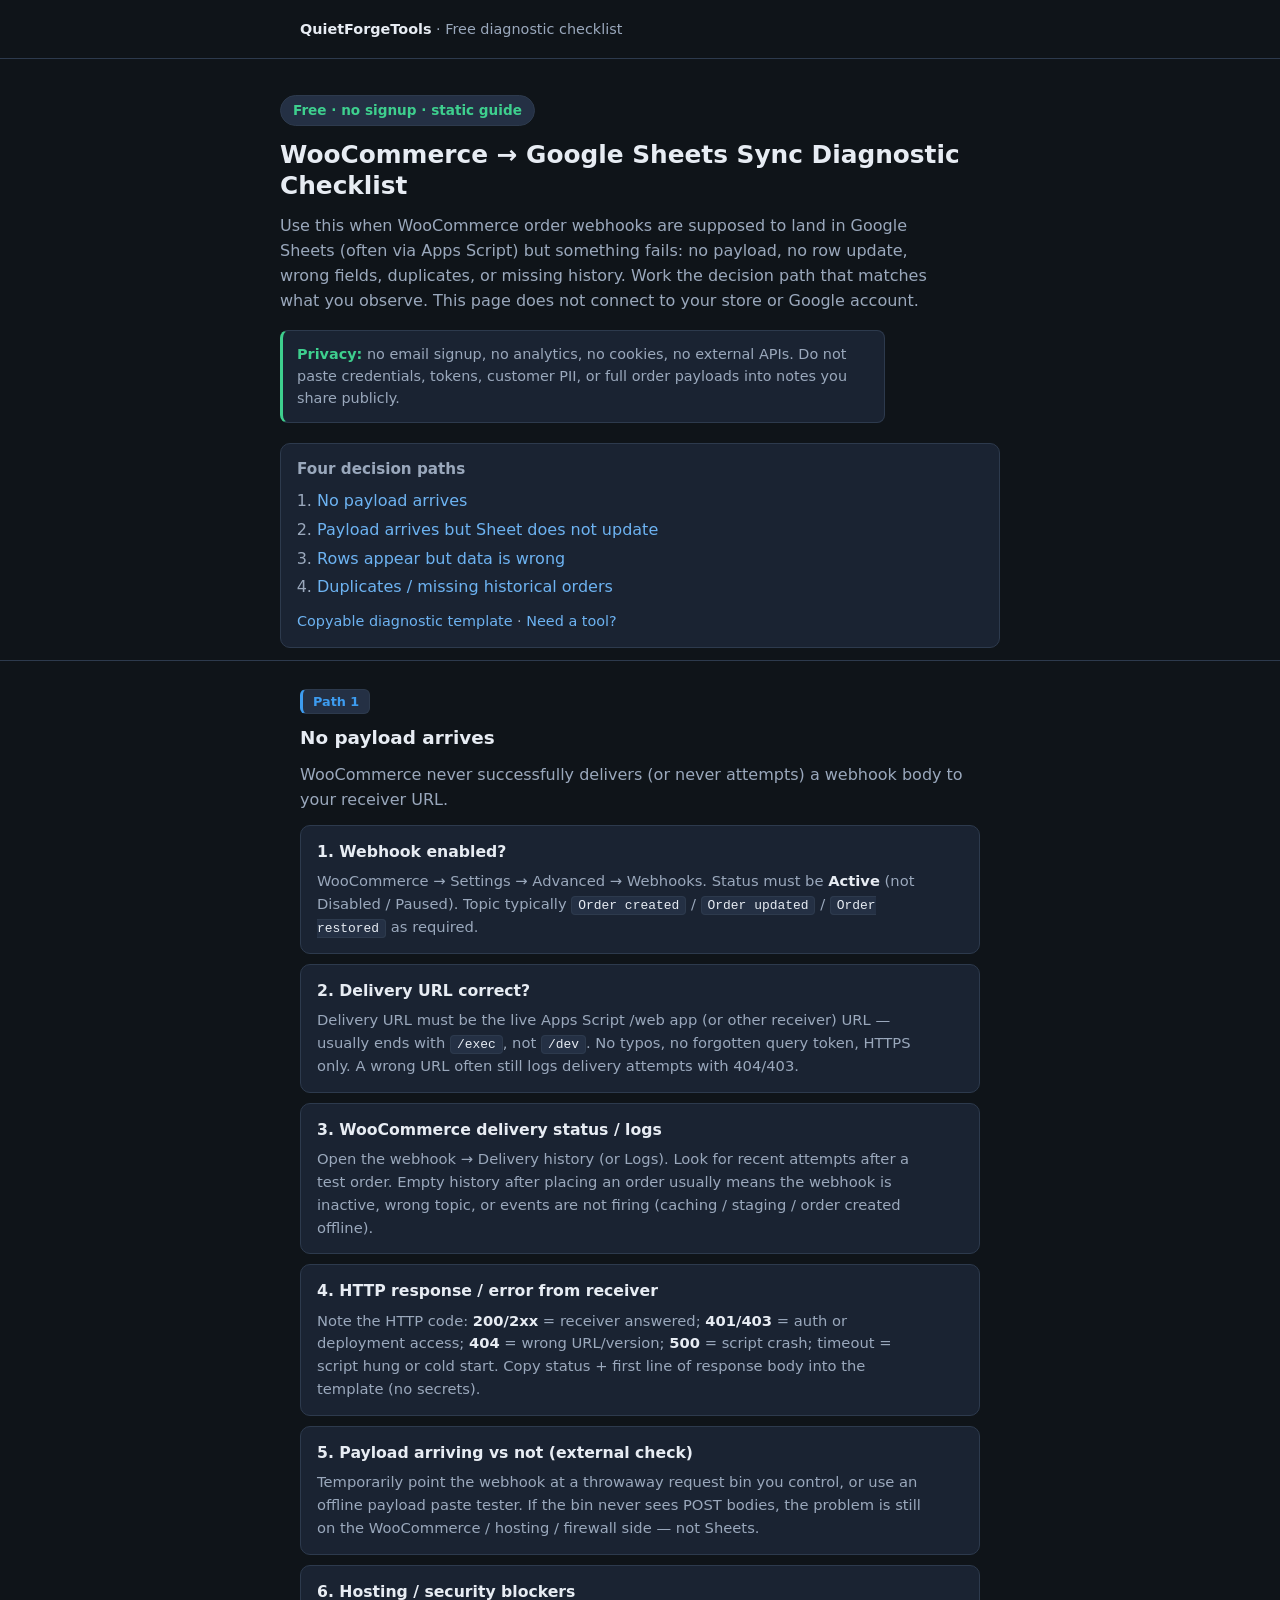
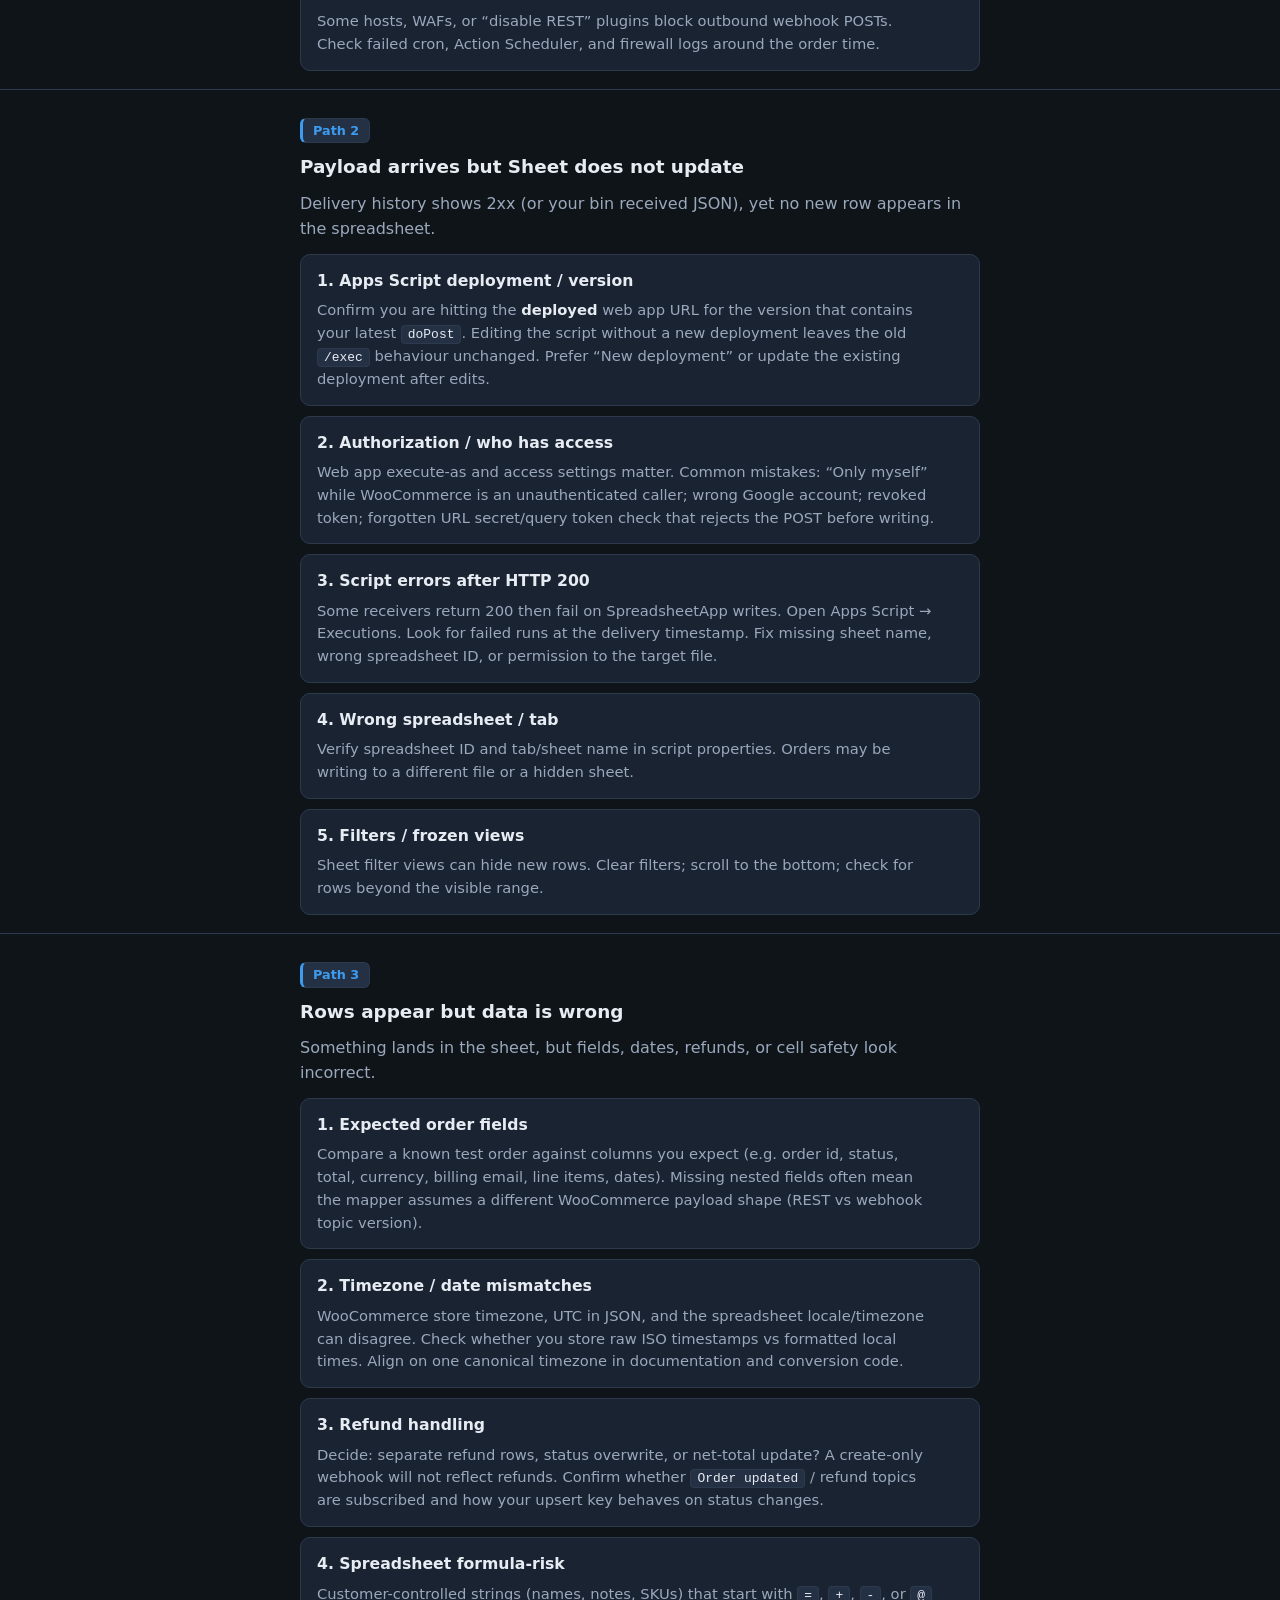
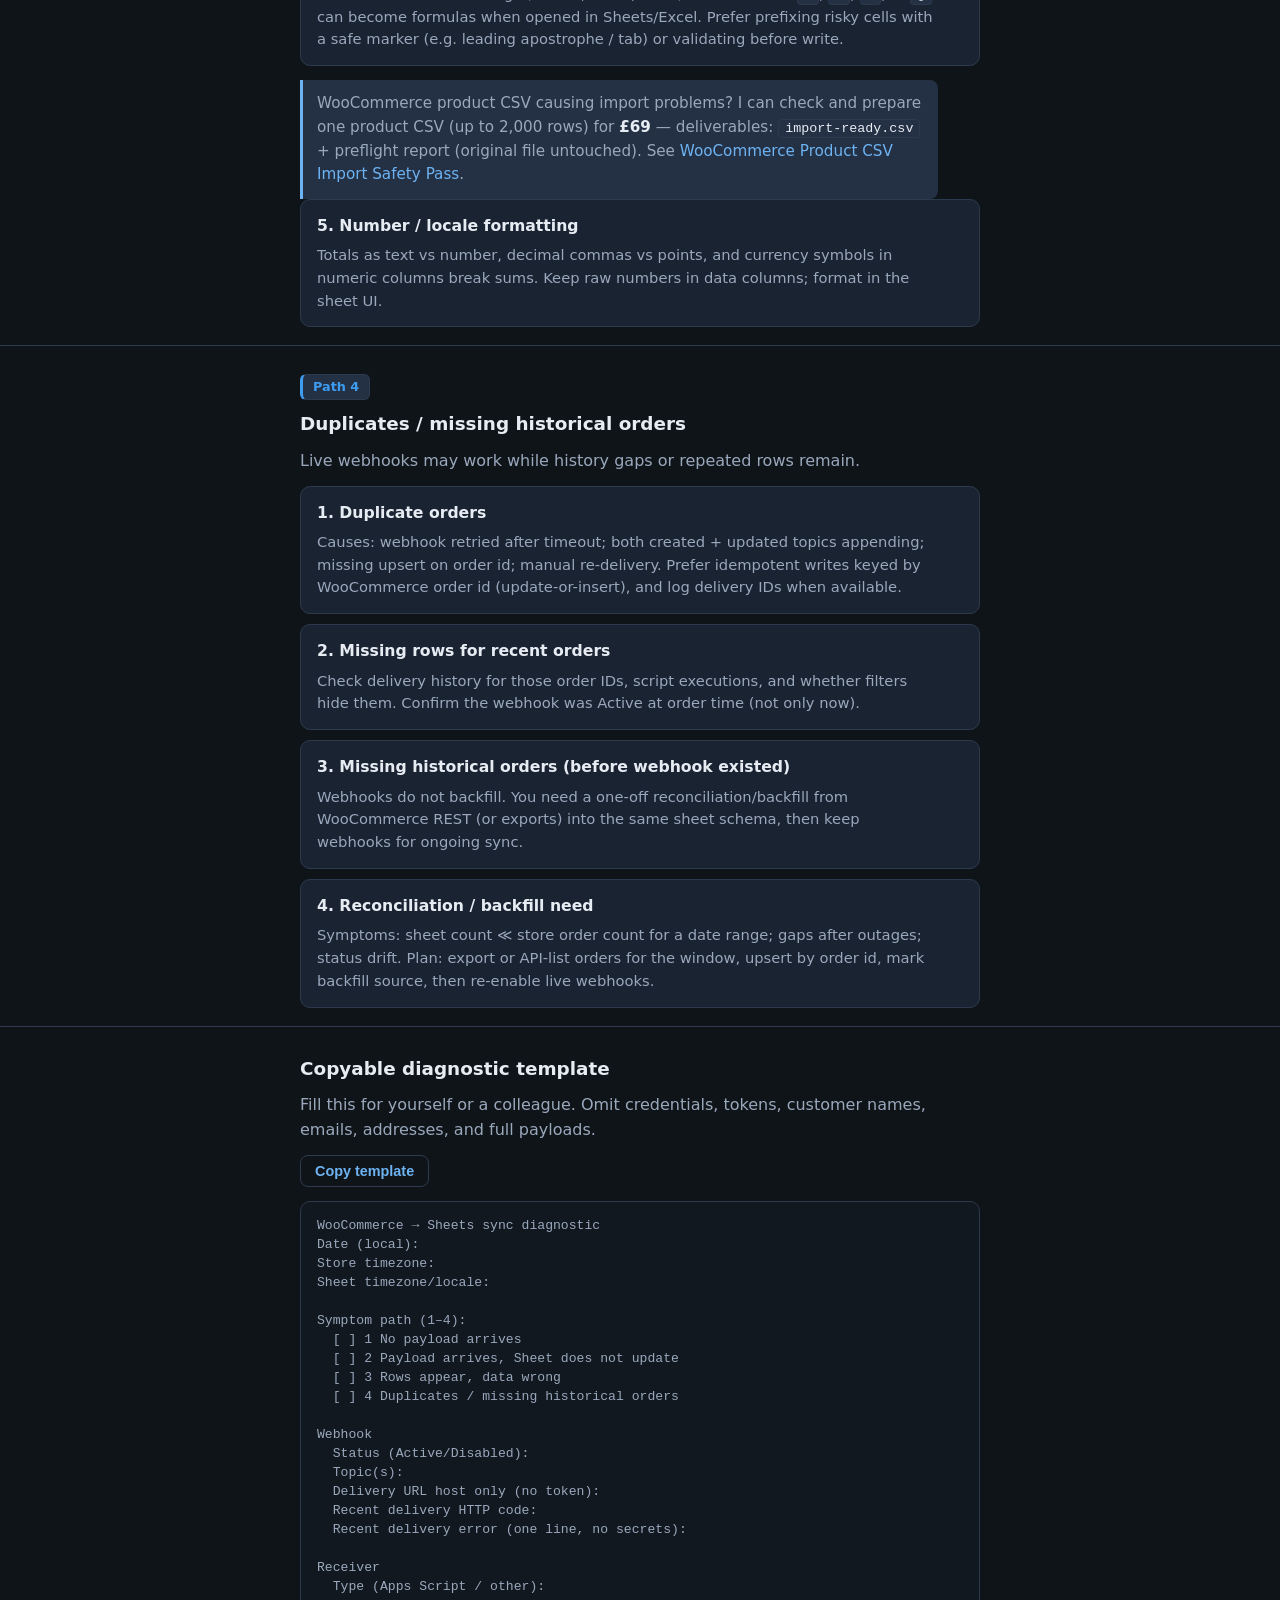
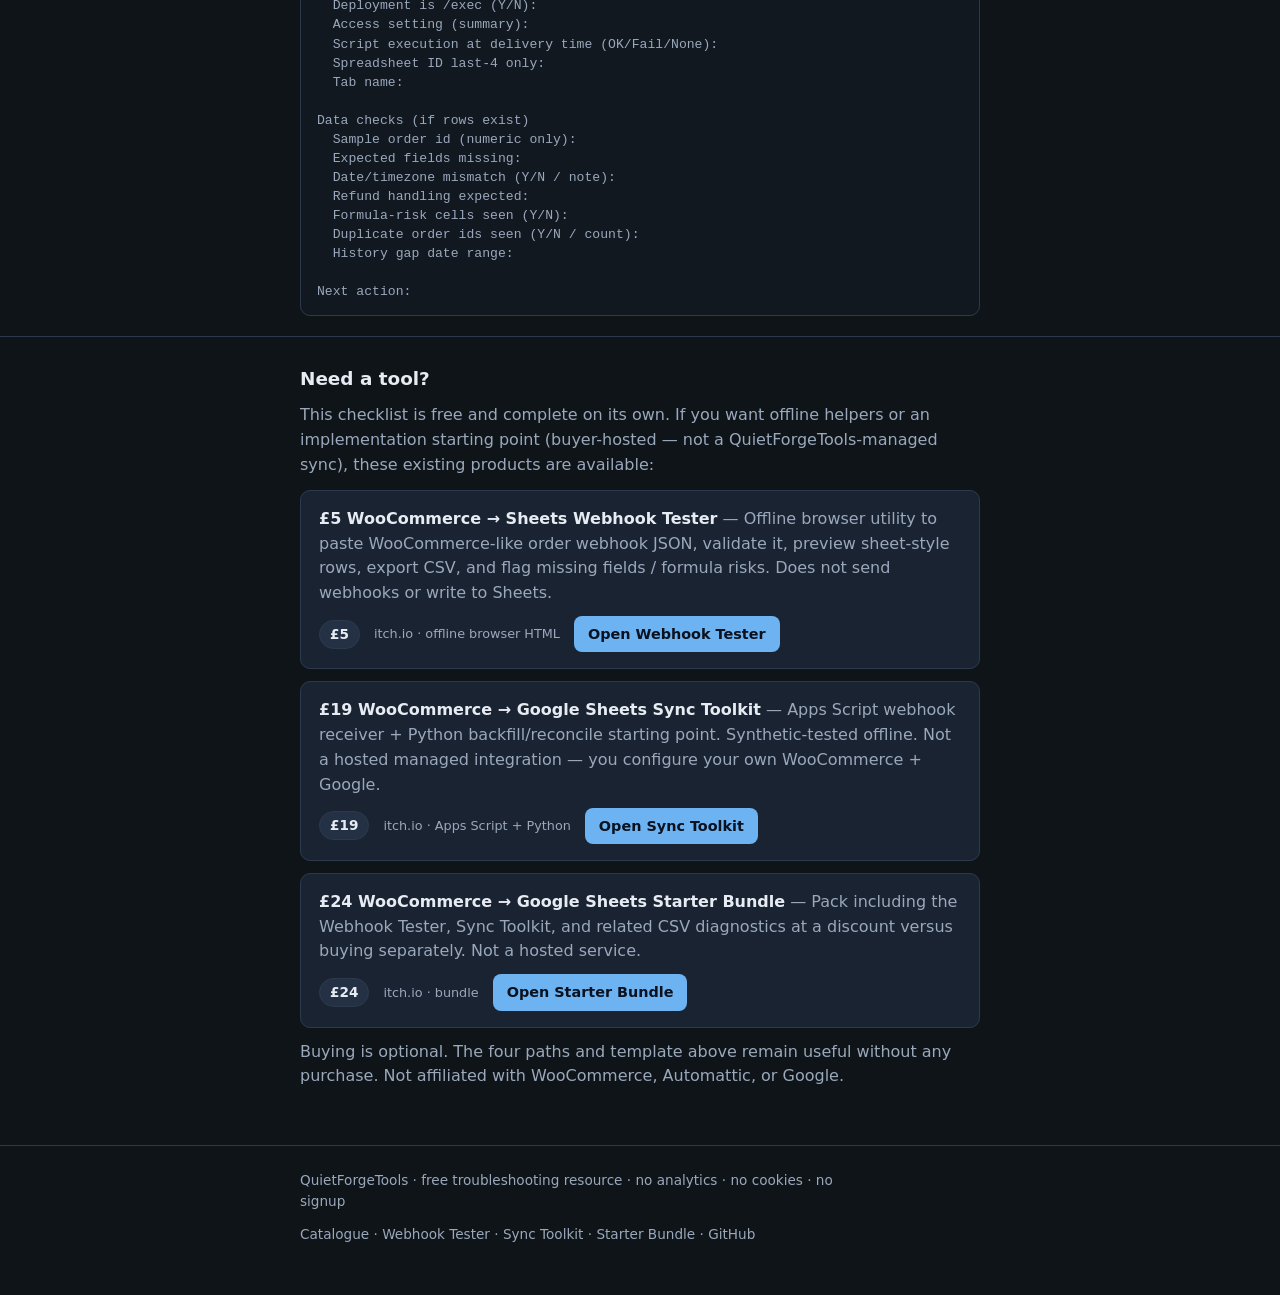
<file: docs/woocommerce-sheets-sync-diagnostic/index.html>
<!DOCTYPE html>
<html lang="en">
<head>
  <meta charset="utf-8" />
  <meta name="viewport" content="width=device-width, initial-scale=1" />
  <title>WooCommerce → Google Sheets Sync Diagnostic Checklist | QuietForgeTools</title>
  <meta name="description" content="Free troubleshooting checklist for WooCommerce order webhooks into Google Sheets: no payload, payload but no sheet update, wrong data, duplicates/missing history. Copyable diagnostic template. No signup." />
  <link rel="canonical" href="https://mamonasr789-png.github.io/quietforgetools/woocommerce-sheets-sync-diagnostic/" />
  <meta name="robots" content="index,follow" />
  <style>
    :root {
      --bg: #0f1419;
      --surface: #1a2332;
      --border: #2d3a4d;
      --text: #e7ecf3;
      --muted: #9aa8bc;
      --accent: #6db3f2;
      --chip: #243044;
      --warn: #f0b429;
      --ok: #3ecf8e;
      --path: #3d9cf0;
    }
    * { box-sizing: border-box; }
    body {
      margin: 0;
      font-family: system-ui, -apple-system, Segoe UI, Roboto, Helvetica, Arial, sans-serif;
      background: var(--bg);
      color: var(--text);
      line-height: 1.55;
      font-size: 16px;
    }
    a { color: var(--accent); text-decoration: none; }
    a:hover { text-decoration: underline; }
    .wrap { max-width: 720px; margin: 0 auto; padding: 0 20px; }
    header { border-bottom: 1px solid var(--border); padding: 18px 0; }
    .brand { font-size: 0.9rem; color: var(--muted); }
    .brand strong { color: var(--text); font-weight: 600; }
    .brand a { color: var(--muted); }
    .brand a:hover { color: var(--accent); }
    .hero { padding: 36px 0 12px; }
    h1 { font-size: 1.55rem; line-height: 1.25; margin: 0 0 12px; font-weight: 700; }
    .lead { color: var(--muted); margin: 0 0 8px; max-width: 42em; }
    .chip {
      display: inline-block;
      background: var(--chip);
      border: 1px solid var(--border);
      border-radius: 999px;
      padding: 4px 12px;
      font-size: 0.85rem;
      font-weight: 600;
      margin-bottom: 14px;
      color: var(--ok);
    }
    .note {
      font-size: 0.9rem;
      color: var(--muted);
      margin: 16px 0 0;
      padding: 12px 14px;
      background: var(--surface);
      border: 1px solid var(--border);
      border-left: 3px solid var(--ok);
      border-radius: 8px;
    }
    .note strong { color: var(--ok); }
    .toc {
      margin: 20px 0 0;
      padding: 14px 16px;
      background: var(--surface);
      border: 1px solid var(--border);
      border-radius: 10px;
    }
    .toc h2 { font-size: 0.95rem; margin: 0 0 8px; color: var(--muted); font-weight: 600; }
    .toc ol { margin: 0; padding-left: 1.25em; color: var(--muted); }
    .toc li { margin-bottom: 4px; }
    section { padding: 28px 0 8px; border-top: 1px solid var(--border); }
    h2 { font-size: 1.15rem; margin: 0 0 10px; font-weight: 650; }
    h3 { font-size: 1.02rem; margin: 18px 0 8px; font-weight: 600; }
    p { margin: 0 0 12px; color: var(--muted); max-width: 42em; }
    p strong, li strong { color: var(--text); font-weight: 600; }
    ul, ol { margin: 0 0 14px; padding-left: 1.25em; color: var(--muted); max-width: 42em; }
    li { margin-bottom: 8px; }
    .path-badge {
      display: inline-block;
      background: var(--chip);
      border: 1px solid var(--border);
      border-left: 3px solid var(--path);
      border-radius: 6px;
      padding: 2px 10px;
      font-size: 0.8rem;
      font-weight: 600;
      color: var(--path);
      margin-bottom: 10px;
    }
    code, .mono {
      font-family: ui-monospace, SFMono-Regular, Menlo, Consolas, monospace;
      font-size: 0.88em;
      background: var(--chip);
      border: 1px solid var(--border);
      border-radius: 4px;
      padding: 1px 6px;
      color: var(--text);
    }
    .check {
      background: var(--surface);
      border: 1px solid var(--border);
      border-radius: 10px;
      padding: 14px 16px;
      margin-bottom: 10px;
    }
    .check h3 { margin: 0 0 6px; font-size: 0.98rem; }
    .check p { margin: 0; font-size: 0.92rem; }
    .template-box {
      margin: 8px 0 12px;
      padding: 14px 16px;
      background: #121820;
      border: 1px solid var(--border);
      border-radius: 10px;
      font-family: ui-monospace, SFMono-Regular, Menlo, Consolas, monospace;
      font-size: 0.82rem;
      line-height: 1.45;
      color: var(--muted);
      white-space: pre-wrap;
      overflow-x: auto;
    }
    .template-actions { margin: 0 0 14px; }
    .btn-copy {
      appearance: none;
      border: 1px solid var(--border);
      border-radius: 8px;
      padding: 7px 14px;
      font-size: 0.9rem;
      font-weight: 600;
      cursor: pointer;
      background: transparent;
      color: var(--accent);
    }
    .btn-copy:hover { border-color: var(--accent); }
    .hint {
      margin: 14px 0 0;
      padding: 12px 14px;
      background: var(--chip);
      border-left: 3px solid var(--accent);
      border-radius: 0 8px 8px 0;
      color: var(--muted);
      font-size: 0.95rem;
    }
    .hint a { color: var(--accent); }
    .cta {
      background: var(--surface);
      border: 1px solid var(--border);
      border-radius: 10px;
      padding: 16px 18px;
      margin: 8px 0 12px;
    }
    .cta p { margin: 0 0 10px; }
    .cta .meta {
      display: flex;
      flex-wrap: wrap;
      gap: 8px 14px;
      align-items: center;
      margin-top: 4px;
    }
    .price {
      display: inline-block;
      background: var(--chip);
      border: 1px solid var(--border);
      border-radius: 999px;
      padding: 3px 10px;
      font-size: 0.85rem;
      font-weight: 600;
      color: var(--text);
    }
    .runtime { font-size: 0.8rem; color: var(--muted); }
    .btn {
      display: inline-block;
      padding: 7px 14px;
      border-radius: 8px;
      background: var(--accent);
      color: #0a1220;
      font-weight: 600;
      font-size: 0.9rem;
      text-decoration: none;
    }
    .btn:hover { text-decoration: none; filter: brightness(1.06); }
    footer {
      margin-top: 36px;
      padding: 24px 0 40px;
      border-top: 1px solid var(--border);
      color: var(--muted);
      font-size: 0.85rem;
    }
    footer a { color: var(--muted); }
  </style>
</head>
<body>
  <header>
    <div class="wrap">
      <div class="brand"><a href="https://mamonasr789-png.github.io/quietforgetools/"><strong>QuietForgeTools</strong></a> · Free diagnostic checklist</div>
    </div>
  </header>

  <main>
    <div class="wrap hero">
      <div class="chip">Free · no signup · static guide</div>
      <h1>WooCommerce → Google Sheets Sync Diagnostic Checklist</h1>
      <p class="lead">
        Use this when WooCommerce order webhooks are supposed to land in Google Sheets
        (often via Apps Script) but something fails: no payload, no row update, wrong
        fields, duplicates, or missing history. Work the decision path that matches
        what you observe. This page does not connect to your store or Google account.
      </p>
      <p class="note">
        <strong>Privacy:</strong> no email signup, no analytics, no cookies, no external APIs.
        Do not paste credentials, tokens, customer PII, or full order payloads into notes you share publicly.
      </p>
      <nav class="toc" aria-label="Decision paths">
        <h2>Four decision paths</h2>
        <ol>
          <li><a href="#path-1">No payload arrives</a></li>
          <li><a href="#path-2">Payload arrives but Sheet does not update</a></li>
          <li><a href="#path-3">Rows appear but data is wrong</a></li>
          <li><a href="#path-4">Duplicates / missing historical orders</a></li>
        </ol>
        <p style="margin:10px 0 0;font-size:0.9rem;"><a href="#template">Copyable diagnostic template</a> · <a href="#need-a-tool">Need a tool?</a></p>
      </nav>
    </div>

    <section id="path-1" aria-labelledby="path-1-h">
      <div class="wrap">
        <div class="path-badge">Path 1</div>
        <h2 id="path-1-h">No payload arrives</h2>
        <p>WooCommerce never successfully delivers (or never attempts) a webhook body to your receiver URL.</p>

        <div class="check">
          <h3>1. Webhook enabled?</h3>
          <p>WooCommerce → Settings → Advanced → Webhooks. Status must be <strong>Active</strong> (not Disabled / Paused). Topic typically <code>Order created</code> / <code>Order updated</code> / <code>Order restored</code> as required.</p>
        </div>
        <div class="check">
          <h3>2. Delivery URL correct?</h3>
          <p>Delivery URL must be the live Apps Script /web app (or other receiver) URL — usually ends with <code>/exec</code>, not <code>/dev</code>. No typos, no forgotten query token, HTTPS only. A wrong URL often still logs delivery attempts with 404/403.</p>
        </div>
        <div class="check">
          <h3>3. WooCommerce delivery status / logs</h3>
          <p>Open the webhook → Delivery history (or Logs). Look for recent attempts after a test order. Empty history after placing an order usually means the webhook is inactive, wrong topic, or events are not firing (caching / staging / order created offline).</p>
        </div>
        <div class="check">
          <h3>4. HTTP response / error from receiver</h3>
          <p>Note the HTTP code: <strong>200/2xx</strong> = receiver answered; <strong>401/403</strong> = auth or deployment access; <strong>404</strong> = wrong URL/version; <strong>500</strong> = script crash; timeout = script hung or cold start. Copy status + first line of response body into the template (no secrets).</p>
        </div>
        <div class="check">
          <h3>5. Payload arriving vs not (external check)</h3>
          <p>Temporarily point the webhook at a throwaway request bin you control, or use an offline payload paste tester. If the bin never sees POST bodies, the problem is still on the WooCommerce / hosting / firewall side — not Sheets.</p>
        </div>
        <div class="check">
          <h3>6. Hosting / security blockers</h3>
          <p>Some hosts, WAFs, or “disable REST” plugins block outbound webhook POSTs. Check failed cron, Action Scheduler, and firewall logs around the order time.</p>
        </div>
      </div>
    </section>

    <section id="path-2" aria-labelledby="path-2-h">
      <div class="wrap">
        <div class="path-badge">Path 2</div>
        <h2 id="path-2-h">Payload arrives but Sheet does not update</h2>
        <p>Delivery history shows 2xx (or your bin received JSON), yet no new row appears in the spreadsheet.</p>

        <div class="check">
          <h3>1. Apps Script deployment / version</h3>
          <p>Confirm you are hitting the <strong>deployed</strong> web app URL for the version that contains your latest <code>doPost</code>. Editing the script without a new deployment leaves the old <code>/exec</code> behaviour unchanged. Prefer “New deployment” or update the existing deployment after edits.</p>
        </div>
        <div class="check">
          <h3>2. Authorization / who has access</h3>
          <p>Web app execute-as and access settings matter. Common mistakes: “Only myself” while WooCommerce is an unauthenticated caller; wrong Google account; revoked token; forgotten URL secret/query token check that rejects the POST before writing.</p>
        </div>
        <div class="check">
          <h3>3. Script errors after HTTP 200</h3>
          <p>Some receivers return 200 then fail on SpreadsheetApp writes. Open Apps Script → Executions. Look for failed runs at the delivery timestamp. Fix missing sheet name, wrong spreadsheet ID, or permission to the target file.</p>
        </div>
        <div class="check">
          <h3>4. Wrong spreadsheet / tab</h3>
          <p>Verify spreadsheet ID and tab/sheet name in script properties. Orders may be writing to a different file or a hidden sheet.</p>
        </div>
        <div class="check">
          <h3>5. Filters / frozen views</h3>
          <p>Sheet filter views can hide new rows. Clear filters; scroll to the bottom; check for rows beyond the visible range.</p>
        </div>
      </div>
    </section>

    <section id="path-3" aria-labelledby="path-3-h">
      <div class="wrap">
        <div class="path-badge">Path 3</div>
        <h2 id="path-3-h">Rows appear but data is wrong</h2>
        <p>Something lands in the sheet, but fields, dates, refunds, or cell safety look incorrect.</p>

        <div class="check">
          <h3>1. Expected order fields</h3>
          <p>Compare a known test order against columns you expect (e.g. order id, status, total, currency, billing email, line items, dates). Missing nested fields often mean the mapper assumes a different WooCommerce payload shape (REST vs webhook topic version).</p>
        </div>
        <div class="check">
          <h3>2. Timezone / date mismatches</h3>
          <p>WooCommerce store timezone, UTC in JSON, and the spreadsheet locale/timezone can disagree. Check whether you store raw ISO timestamps vs formatted local times. Align on one canonical timezone in documentation and conversion code.</p>
        </div>
        <div class="check">
          <h3>3. Refund handling</h3>
          <p>Decide: separate refund rows, status overwrite, or net-total update? A create-only webhook will not reflect refunds. Confirm whether <code>Order updated</code> / refund topics are subscribed and how your upsert key behaves on status changes.</p>
        </div>
        <div class="check">
          <h3>4. Spreadsheet formula-risk</h3>
          <p>Customer-controlled strings (names, notes, SKUs) that start with <code>=</code>, <code>+</code>, <code>-</code>, or <code>@</code> can become formulas when opened in Sheets/Excel. Prefer prefixing risky cells with a safe marker (e.g. leading apostrophe / tab) or validating before write.</p>
        </div>

        <p class="hint">
          WooCommerce product CSV causing import problems?
          I can check and prepare one product CSV (up to 2,000 rows) for <strong style="color:var(--text)">£69</strong>
          — deliverables: <code>import-ready.csv</code> + preflight report (original file untouched).
          See <a href="https://mamonasr789-png.github.io/quietforgetools-product-csv-import-safety-pass/">WooCommerce Product CSV Import Safety Pass</a>.
        </p>
        <div class="check">
          <h3>5. Number / locale formatting</h3>
          <p>Totals as text vs number, decimal commas vs points, and currency symbols in numeric columns break sums. Keep raw numbers in data columns; format in the sheet UI.</p>
        </div>
      </div>
    </section>

    <section id="path-4" aria-labelledby="path-4-h">
      <div class="wrap">
        <div class="path-badge">Path 4</div>
        <h2 id="path-4-h">Duplicates / missing historical orders</h2>
        <p>Live webhooks may work while history gaps or repeated rows remain.</p>

        <div class="check">
          <h3>1. Duplicate orders</h3>
          <p>Causes: webhook retried after timeout; both created + updated topics appending; missing upsert on order id; manual re-delivery. Prefer idempotent writes keyed by WooCommerce order id (update-or-insert), and log delivery IDs when available.</p>
        </div>
        <div class="check">
          <h3>2. Missing rows for recent orders</h3>
          <p>Check delivery history for those order IDs, script executions, and whether filters hide them. Confirm the webhook was Active at order time (not only now).</p>
        </div>
        <div class="check">
          <h3>3. Missing historical orders (before webhook existed)</h3>
          <p>Webhooks do not backfill. You need a one-off reconciliation/backfill from WooCommerce REST (or exports) into the same sheet schema, then keep webhooks for ongoing sync.</p>
        </div>
        <div class="check">
          <h3>4. Reconciliation / backfill need</h3>
          <p>Symptoms: sheet count ≪ store order count for a date range; gaps after outages; status drift. Plan: export or API-list orders for the window, upsert by order id, mark backfill source, then re-enable live webhooks.</p>
        </div>
      </div>
    </section>

    <section id="template" aria-labelledby="template-h">
      <div class="wrap">
        <h2 id="template-h">Copyable diagnostic template</h2>
        <p>Fill this for yourself or a colleague. Omit credentials, tokens, customer names, emails, addresses, and full payloads.</p>
        <div class="template-actions">
          <button type="button" class="btn-copy" id="copy-template">Copy template</button>
          <span id="copy-status" style="font-size:0.85rem;color:var(--muted);margin-left:8px;"></span>
        </div>
        <pre class="template-box" id="diag-template">WooCommerce → Sheets sync diagnostic
Date (local): 
Store timezone: 
Sheet timezone/locale: 

Symptom path (1–4): 
  [ ] 1 No payload arrives
  [ ] 2 Payload arrives, Sheet does not update
  [ ] 3 Rows appear, data wrong
  [ ] 4 Duplicates / missing historical orders

Webhook
  Status (Active/Disabled): 
  Topic(s): 
  Delivery URL host only (no token): 
  Recent delivery HTTP code: 
  Recent delivery error (one line, no secrets): 

Receiver
  Type (Apps Script / other): 
  Deployment is /exec (Y/N): 
  Access setting (summary): 
  Script execution at delivery time (OK/Fail/None): 
  Spreadsheet ID last-4 only: 
  Tab name: 

Data checks (if rows exist)
  Sample order id (numeric only): 
  Expected fields missing: 
  Date/timezone mismatch (Y/N / note): 
  Refund handling expected: 
  Formula-risk cells seen (Y/N): 
  Duplicate order ids seen (Y/N / count): 
  History gap date range: 

Next action: 
</pre>
      </div>
    </section>

    <section id="need-a-tool" aria-labelledby="cta-h">
      <div class="wrap">
        <h2 id="cta-h">Need a tool?</h2>
        <p>
          This checklist is free and complete on its own. If you want offline helpers or an
          implementation starting point (buyer-hosted — not a QuietForgeTools-managed sync),
          these existing products are available:
        </p>

        <div class="cta">
          <p>
            <strong style="color:var(--text)">£5 WooCommerce → Sheets Webhook Tester</strong> —
            Offline browser utility to paste WooCommerce-like order webhook JSON, validate it,
            preview sheet-style rows, export CSV, and flag missing fields / formula risks.
            Does not send webhooks or write to Sheets.
          </p>
          <div class="meta">
            <span class="price">£5</span>
            <span class="runtime">itch.io · offline browser HTML</span>
            <a class="btn" href="https://quietforgetools.itch.io/woocommerce-sheets-webhook-tester">Open Webhook Tester</a>
          </div>
        </div>

        <div class="cta">
          <p>
            <strong style="color:var(--text)">£19 WooCommerce → Google Sheets Sync Toolkit</strong> —
            Apps Script webhook receiver + Python backfill/reconcile starting point.
            Synthetic-tested offline. Not a hosted managed integration — you configure your own WooCommerce + Google.
          </p>
          <div class="meta">
            <span class="price">£19</span>
            <span class="runtime">itch.io · Apps Script + Python</span>
            <a class="btn" href="https://quietforgetools.itch.io/woocommerce-google-sheets-sync-toolkit">Open Sync Toolkit</a>
          </div>
        </div>

        <div class="cta">
          <p>
            <strong style="color:var(--text)">£24 WooCommerce → Google Sheets Starter Bundle</strong> —
            Pack including the Webhook Tester, Sync Toolkit, and related CSV diagnostics at a discount versus buying separately. Not a hosted service.
          </p>
          <div class="meta">
            <span class="price">£24</span>
            <span class="runtime">itch.io · bundle</span>
            <a class="btn" href="https://quietforgetools.itch.io/woocommerce-google-sheets-starter-bundle">Open Starter Bundle</a>
          </div>
        </div>

        <p>
          Buying is optional. The four paths and template above remain useful without any purchase.
          Not affiliated with WooCommerce, Automattic, or Google.
        </p>
      </div>
    </section>
  </main>

  <footer>
    <div class="wrap">
      <p>QuietForgeTools · free troubleshooting resource · no analytics · no cookies · no signup</p>
      <p>
        <a href="https://mamonasr789-png.github.io/quietforgetools/">Catalogue</a>
        ·
        <a href="https://quietforgetools.itch.io/woocommerce-sheets-webhook-tester">Webhook Tester</a>
        ·
        <a href="https://quietforgetools.itch.io/woocommerce-google-sheets-sync-toolkit">Sync Toolkit</a>
        ·
        <a href="https://quietforgetools.itch.io/woocommerce-google-sheets-starter-bundle">Starter Bundle</a>
        ·
        <a href="https://github.com/mamonasr789-png/quietforgetools">GitHub</a>
      </p>
    </div>
  </footer>
  <script>
    (function () {
      var btn = document.getElementById('copy-template');
      var box = document.getElementById('diag-template');
      var status = document.getElementById('copy-status');
      if (!btn || !box) return;
      btn.addEventListener('click', function () {
        var text = box.textContent || '';
        function ok() { if (status) status.textContent = 'Copied'; }
        function fail() { if (status) status.textContent = 'Select the template and copy manually'; }
        if (navigator.clipboard && navigator.clipboard.writeText) {
          navigator.clipboard.writeText(text).then(ok).catch(fail);
        } else {
          fail();
        }
      });
    })();
  </script>
</body>
</html>
</file>
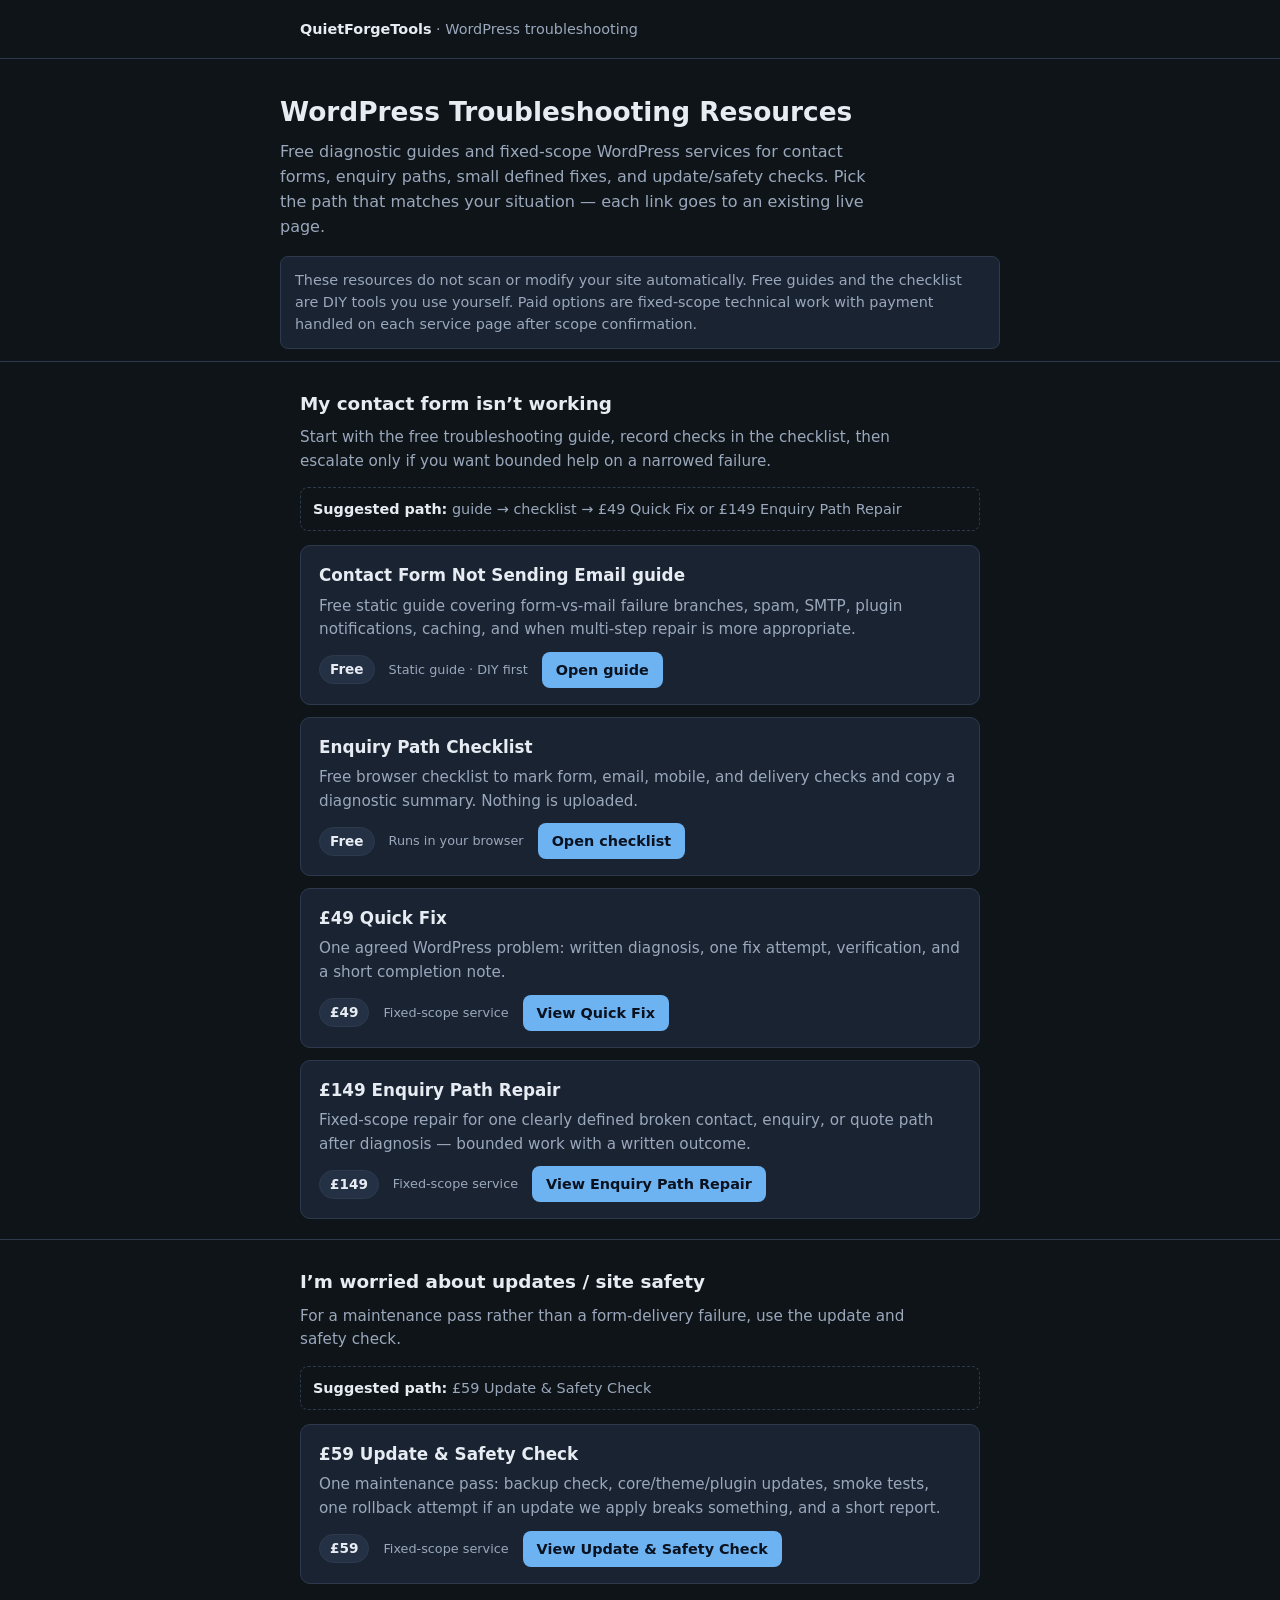
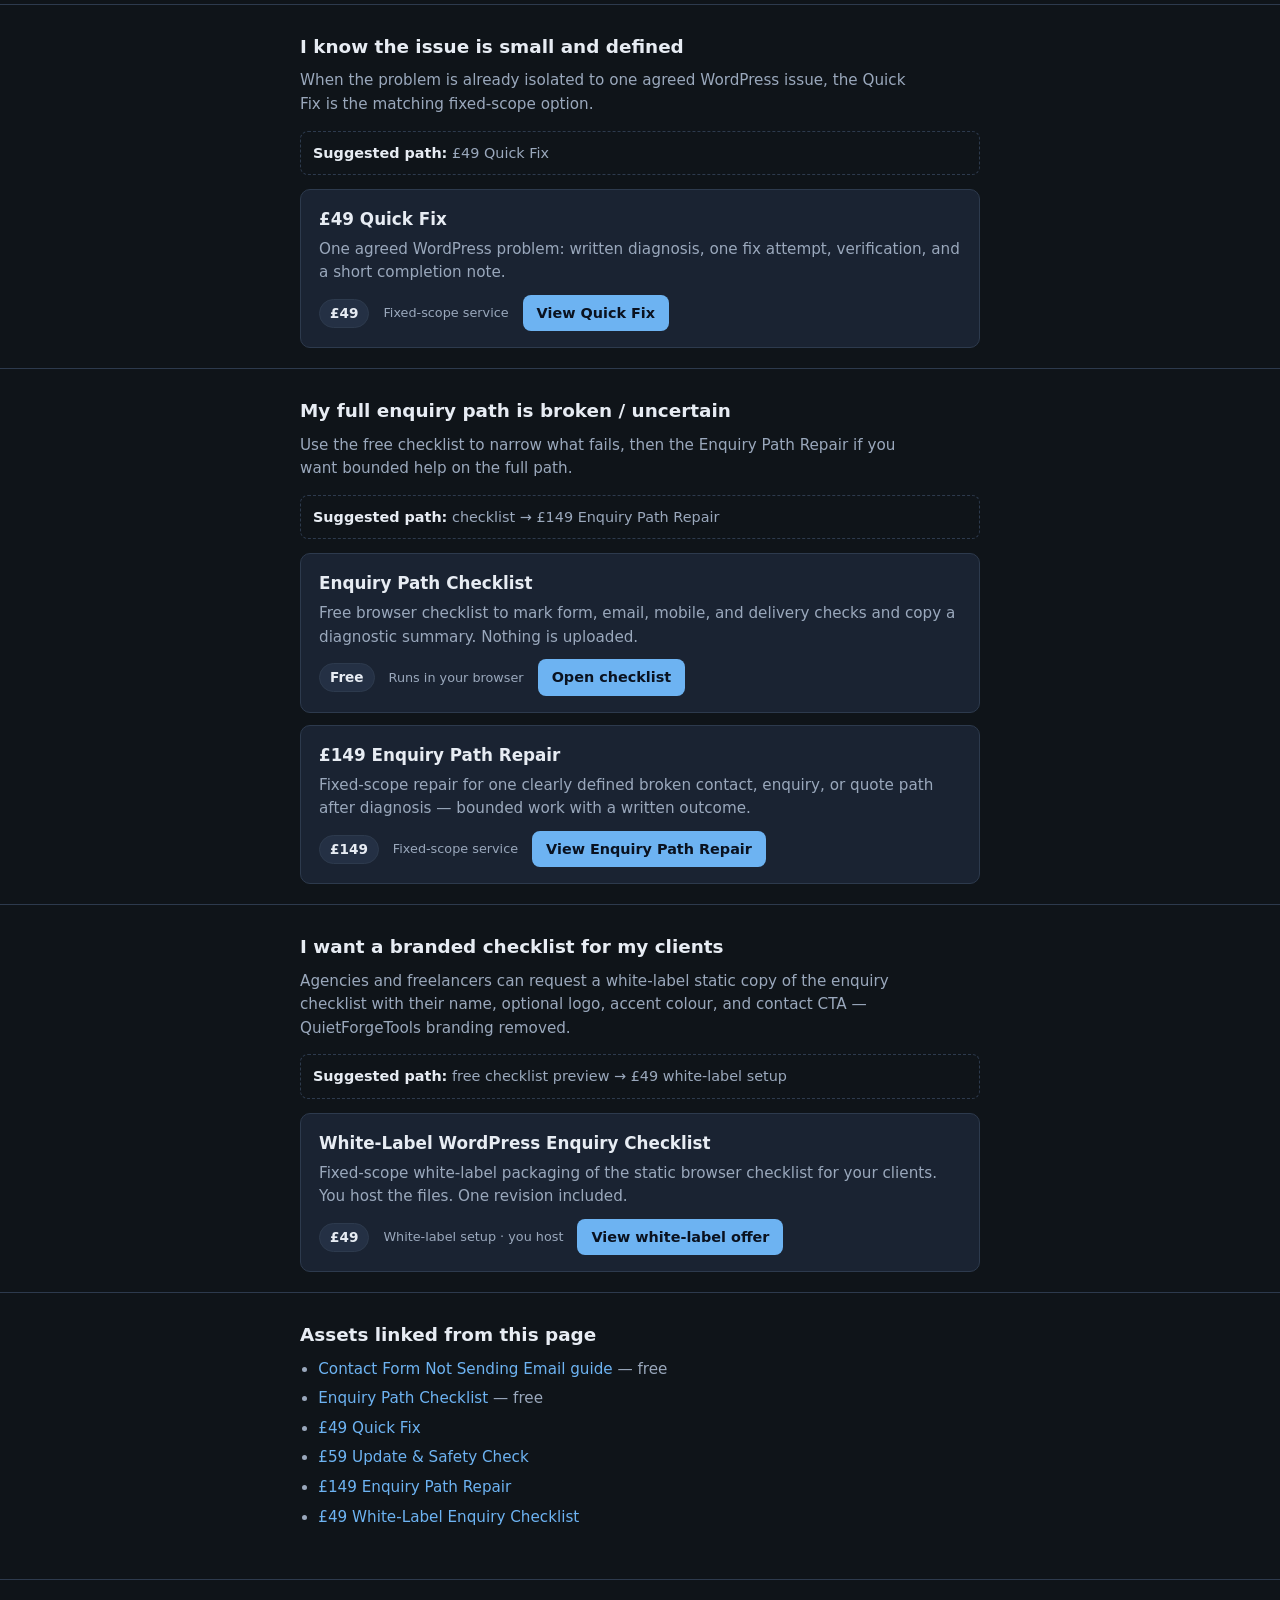
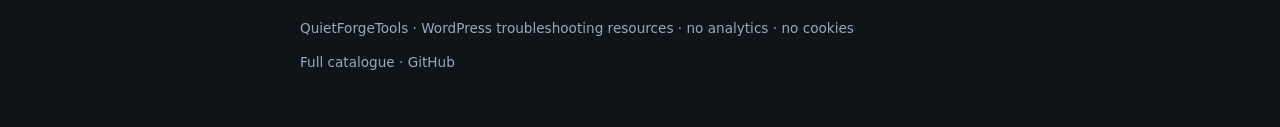
<file: docs/wordpress-troubleshooting/index.html>
<!DOCTYPE html>
<html lang="en">
<head>
  <meta charset="utf-8" />
  <meta name="viewport" content="width=device-width, initial-scale=1" />
  <title>WordPress Troubleshooting Resources — QuietForgeTools</title>
  <meta name="description" content="QuietForgeTools WordPress troubleshooting resources: free contact-form and enquiry-path guides, fixed-scope £49–£149 services, and a £49 white-label enquiry checklist for agencies." />
  <link rel="canonical" href="https://mamonasr789-png.github.io/quietforgetools/wordpress-troubleshooting/" />
  <meta name="robots" content="index,follow" />
  <style>
    :root {
      --bg: #0f1419;
      --surface: #1a2332;
      --border: #2d3a4d;
      --text: #e7ecf3;
      --muted: #9aa8bc;
      --accent: #6db3f2;
      --chip: #243044;
    }
    * { box-sizing: border-box; }
    body {
      margin: 0;
      font-family: system-ui, -apple-system, Segoe UI, Roboto, Helvetica, Arial, sans-serif;
      background: var(--bg);
      color: var(--text);
      line-height: 1.55;
      font-size: 16px;
    }
    a { color: var(--accent); text-decoration: none; }
    a:hover { text-decoration: underline; }
    .wrap { max-width: 720px; margin: 0 auto; padding: 0 20px; }
    header { border-bottom: 1px solid var(--border); padding: 18px 0; }
    .brand { font-size: 0.9rem; color: var(--muted); }
    .brand strong { color: var(--text); font-weight: 600; }
    .brand a { color: var(--muted); }
    .brand a:hover { color: var(--accent); }
    .hero { padding: 36px 0 12px; }
    h1 { font-size: 1.65rem; line-height: 1.25; margin: 0 0 12px; font-weight: 700; }
    .lead { color: var(--muted); margin: 0 0 8px; max-width: 38em; }
    .note { font-size: 0.9rem; color: var(--muted); margin: 16px 0 0; padding: 12px 14px; background: var(--surface); border: 1px solid var(--border); border-radius: 8px; }
    section { padding: 28px 0 8px; border-top: 1px solid var(--border); }
    h2 { font-size: 1.15rem; margin: 0 0 8px; font-weight: 650; }
    .intent-lead { color: var(--muted); font-size: 0.95rem; margin: 0 0 14px; max-width: 40em; }
    .item {
      background: var(--surface);
      border: 1px solid var(--border);
      border-radius: 10px;
      padding: 16px 18px;
      margin-bottom: 12px;
    }
    .item h3 { margin: 0 0 6px; font-size: 1.05rem; font-weight: 600; }
    .item p { margin: 0 0 10px; color: var(--muted); font-size: 0.95rem; }
    .meta { display: flex; flex-wrap: wrap; gap: 8px 14px; align-items: center; }
    .price {
      display: inline-block;
      background: var(--chip);
      border: 1px solid var(--border);
      border-radius: 999px;
      padding: 3px 10px;
      font-size: 0.85rem;
      font-weight: 600;
      color: var(--text);
    }
    .runtime { font-size: 0.8rem; color: var(--muted); }
    .btn {
      display: inline-block;
      padding: 7px 14px;
      border-radius: 8px;
      background: var(--accent);
      color: #0a1220;
      font-weight: 600;
      font-size: 0.9rem;
      text-decoration: none;
    }
    .btn:hover { text-decoration: none; filter: brightness(1.06); }
    .path {
      margin: 0 0 14px;
      padding: 10px 12px;
      background: var(--bg);
      border: 1px dashed var(--border);
      border-radius: 8px;
      font-size: 0.9rem;
      color: var(--muted);
    }
    .path strong { color: var(--text); font-weight: 600; }
    .assets-list { margin: 0; padding-left: 1.2em; color: var(--muted); font-size: 0.95rem; }
    .assets-list li { margin-bottom: 6px; }
    footer {
      margin-top: 36px;
      padding: 24px 0 40px;
      border-top: 1px solid var(--border);
      color: var(--muted);
      font-size: 0.85rem;
    }
    footer a { color: var(--muted); }
  </style>
</head>
<body>
  <header>
    <div class="wrap">
      <div class="brand"><a href="https://mamonasr789-png.github.io/quietforgetools/"><strong>QuietForgeTools</strong></a> · WordPress troubleshooting</div>
    </div>
  </header>

  <main>
    <div class="wrap hero">
      <h1>WordPress Troubleshooting Resources</h1>
      <p class="lead">
        Free diagnostic guides and fixed-scope WordPress services for contact forms,
        enquiry paths, small defined fixes, and update/safety checks. Pick the path
        that matches your situation — each link goes to an existing live page.
      </p>
      <p class="note">
        These resources do not scan or modify your site automatically. Free guides
        and the checklist are DIY tools you use yourself. Paid options are fixed-scope
        technical work with payment handled on each service page after scope confirmation.
      </p>
    </div>

    <section aria-labelledby="intent-contact">
      <div class="wrap">
        <h2 id="intent-contact">My contact form isn&rsquo;t working</h2>
        <p class="intent-lead">
          Start with the free troubleshooting guide, record checks in the checklist,
          then escalate only if you want bounded help on a narrowed failure.
        </p>
        <p class="path"><strong>Suggested path:</strong> guide → checklist → £49 Quick Fix or £149 Enquiry Path Repair</p>

        <article class="item">
          <h3>Contact Form Not Sending Email guide</h3>
          <p>Free static guide covering form-vs-mail failure branches, spam, SMTP, plugin notifications, caching, and when multi-step repair is more appropriate.</p>
          <div class="meta">
            <span class="price">Free</span>
            <span class="runtime">Static guide · DIY first</span>
            <a class="btn" href="https://mamonasr789-png.github.io/quietforgetools-wp-contact-form-not-sending/">Open guide</a>
          </div>
        </article>

        <article class="item">
          <h3>Enquiry Path Checklist</h3>
          <p>Free browser checklist to mark form, email, mobile, and delivery checks and copy a diagnostic summary. Nothing is uploaded.</p>
          <div class="meta">
            <span class="price">Free</span>
            <span class="runtime">Runs in your browser</span>
            <a class="btn" href="https://mamonasr789-png.github.io/quietforgetools-wp-enquiry-checklist/">Open checklist</a>
          </div>
        </article>

        <article class="item">
          <h3>£49 Quick Fix</h3>
          <p>One agreed WordPress problem: written diagnosis, one fix attempt, verification, and a short completion note.</p>
          <div class="meta">
            <span class="price">£49</span>
            <span class="runtime">Fixed-scope service</span>
            <a class="btn" href="https://mamonasr789-png.github.io/quietforgetools-wp-maintenance/quick-fix/">View Quick Fix</a>
          </div>
        </article>

        <article class="item">
          <h3>£149 Enquiry Path Repair</h3>
          <p>Fixed-scope repair for one clearly defined broken contact, enquiry, or quote path after diagnosis — bounded work with a written outcome.</p>
          <div class="meta">
            <span class="price">£149</span>
            <span class="runtime">Fixed-scope service</span>
            <a class="btn" href="https://mamonasr789-png.github.io/quietforgetools-enquiry-repair/">View Enquiry Path Repair</a>
          </div>
        </article>
      </div>
    </section>

    <section aria-labelledby="intent-safety">
      <div class="wrap">
        <h2 id="intent-safety">I&rsquo;m worried about updates / site safety</h2>
        <p class="intent-lead">
          For a maintenance pass rather than a form-delivery failure, use the update and safety check.
        </p>
        <p class="path"><strong>Suggested path:</strong> £59 Update &amp; Safety Check</p>

        <article class="item">
          <h3>£59 Update &amp; Safety Check</h3>
          <p>One maintenance pass: backup check, core/theme/plugin updates, smoke tests, one rollback attempt if an update we apply breaks something, and a short report.</p>
          <div class="meta">
            <span class="price">£59</span>
            <span class="runtime">Fixed-scope service</span>
            <a class="btn" href="https://mamonasr789-png.github.io/quietforgetools-wp-maintenance/">View Update &amp; Safety Check</a>
          </div>
        </article>
      </div>
    </section>

    <section aria-labelledby="intent-small">
      <div class="wrap">
        <h2 id="intent-small">I know the issue is small and defined</h2>
        <p class="intent-lead">
          When the problem is already isolated to one agreed WordPress issue, the Quick Fix is the matching fixed-scope option.
        </p>
        <p class="path"><strong>Suggested path:</strong> £49 Quick Fix</p>

        <article class="item">
          <h3>£49 Quick Fix</h3>
          <p>One agreed WordPress problem: written diagnosis, one fix attempt, verification, and a short completion note.</p>
          <div class="meta">
            <span class="price">£49</span>
            <span class="runtime">Fixed-scope service</span>
            <a class="btn" href="https://mamonasr789-png.github.io/quietforgetools-wp-maintenance/quick-fix/">View Quick Fix</a>
          </div>
        </article>
      </div>
    </section>

    <section aria-labelledby="intent-enquiry">
      <div class="wrap">
        <h2 id="intent-enquiry">My full enquiry path is broken / uncertain</h2>
        <p class="intent-lead">
          Use the free checklist to narrow what fails, then the Enquiry Path Repair if you want bounded help on the full path.
        </p>
        <p class="path"><strong>Suggested path:</strong> checklist → £149 Enquiry Path Repair</p>

        <article class="item">
          <h3>Enquiry Path Checklist</h3>
          <p>Free browser checklist to mark form, email, mobile, and delivery checks and copy a diagnostic summary. Nothing is uploaded.</p>
          <div class="meta">
            <span class="price">Free</span>
            <span class="runtime">Runs in your browser</span>
            <a class="btn" href="https://mamonasr789-png.github.io/quietforgetools-wp-enquiry-checklist/">Open checklist</a>
          </div>
        </article>

        <article class="item">
          <h3>£149 Enquiry Path Repair</h3>
          <p>Fixed-scope repair for one clearly defined broken contact, enquiry, or quote path after diagnosis — bounded work with a written outcome.</p>
          <div class="meta">
            <span class="price">£149</span>
            <span class="runtime">Fixed-scope service</span>
            <a class="btn" href="https://mamonasr789-png.github.io/quietforgetools-enquiry-repair/">View Enquiry Path Repair</a>
          </div>
        </article>
      </div>
    </section>


    <section aria-labelledby="intent-agency">
      <div class="wrap">
        <h2 id="intent-agency">I want a branded checklist for my clients</h2>
        <p class="intent-lead">
          Agencies and freelancers can request a white-label static copy of the enquiry checklist
          with their name, optional logo, accent colour, and contact CTA — QuietForgeTools branding removed.
        </p>
        <p class="path"><strong>Suggested path:</strong> free checklist preview → £49 white-label setup</p>

        <article class="item">
          <h3>White-Label WordPress Enquiry Checklist</h3>
          <p>Fixed-scope white-label packaging of the static browser checklist for your clients. You host the files. One revision included.</p>
          <div class="meta">
            <span class="price">£49</span>
            <span class="runtime">White-label setup · you host</span>
            <a class="btn" href="https://mamonasr789-png.github.io/quietforgetools/white-label-wordpress-checklist/">View white-label offer</a>
          </div>
        </article>
      </div>
    </section>

    <section aria-labelledby="asset-index">
      <div class="wrap">
        <h2 id="asset-index">Assets linked from this page</h2>
        <ul class="assets-list">
          <li><a href="https://mamonasr789-png.github.io/quietforgetools-wp-contact-form-not-sending/">Contact Form Not Sending Email guide</a> — free</li>
          <li><a href="https://mamonasr789-png.github.io/quietforgetools-wp-enquiry-checklist/">Enquiry Path Checklist</a> — free</li>
          <li><a href="https://mamonasr789-png.github.io/quietforgetools-wp-maintenance/quick-fix/">£49 Quick Fix</a></li>
          <li><a href="https://mamonasr789-png.github.io/quietforgetools-wp-maintenance/">£59 Update &amp; Safety Check</a></li>
          <li><a href="https://mamonasr789-png.github.io/quietforgetools-enquiry-repair/">£149 Enquiry Path Repair</a></li>
          <li><a href="https://mamonasr789-png.github.io/quietforgetools/white-label-wordpress-checklist/">£49 White-Label Enquiry Checklist</a></li>
        </ul>
      </div>
    </section>
  </main>

  <footer>
    <div class="wrap">
      <p>QuietForgeTools · WordPress troubleshooting resources · no analytics · no cookies</p>
      <p>
        <a href="https://mamonasr789-png.github.io/quietforgetools/">Full catalogue</a>
        ·
        <a href="https://github.com/mamonasr789-png/quietforgetools">GitHub</a>
      </p>
    </div>
  </footer>
</body>
</html>
</file>
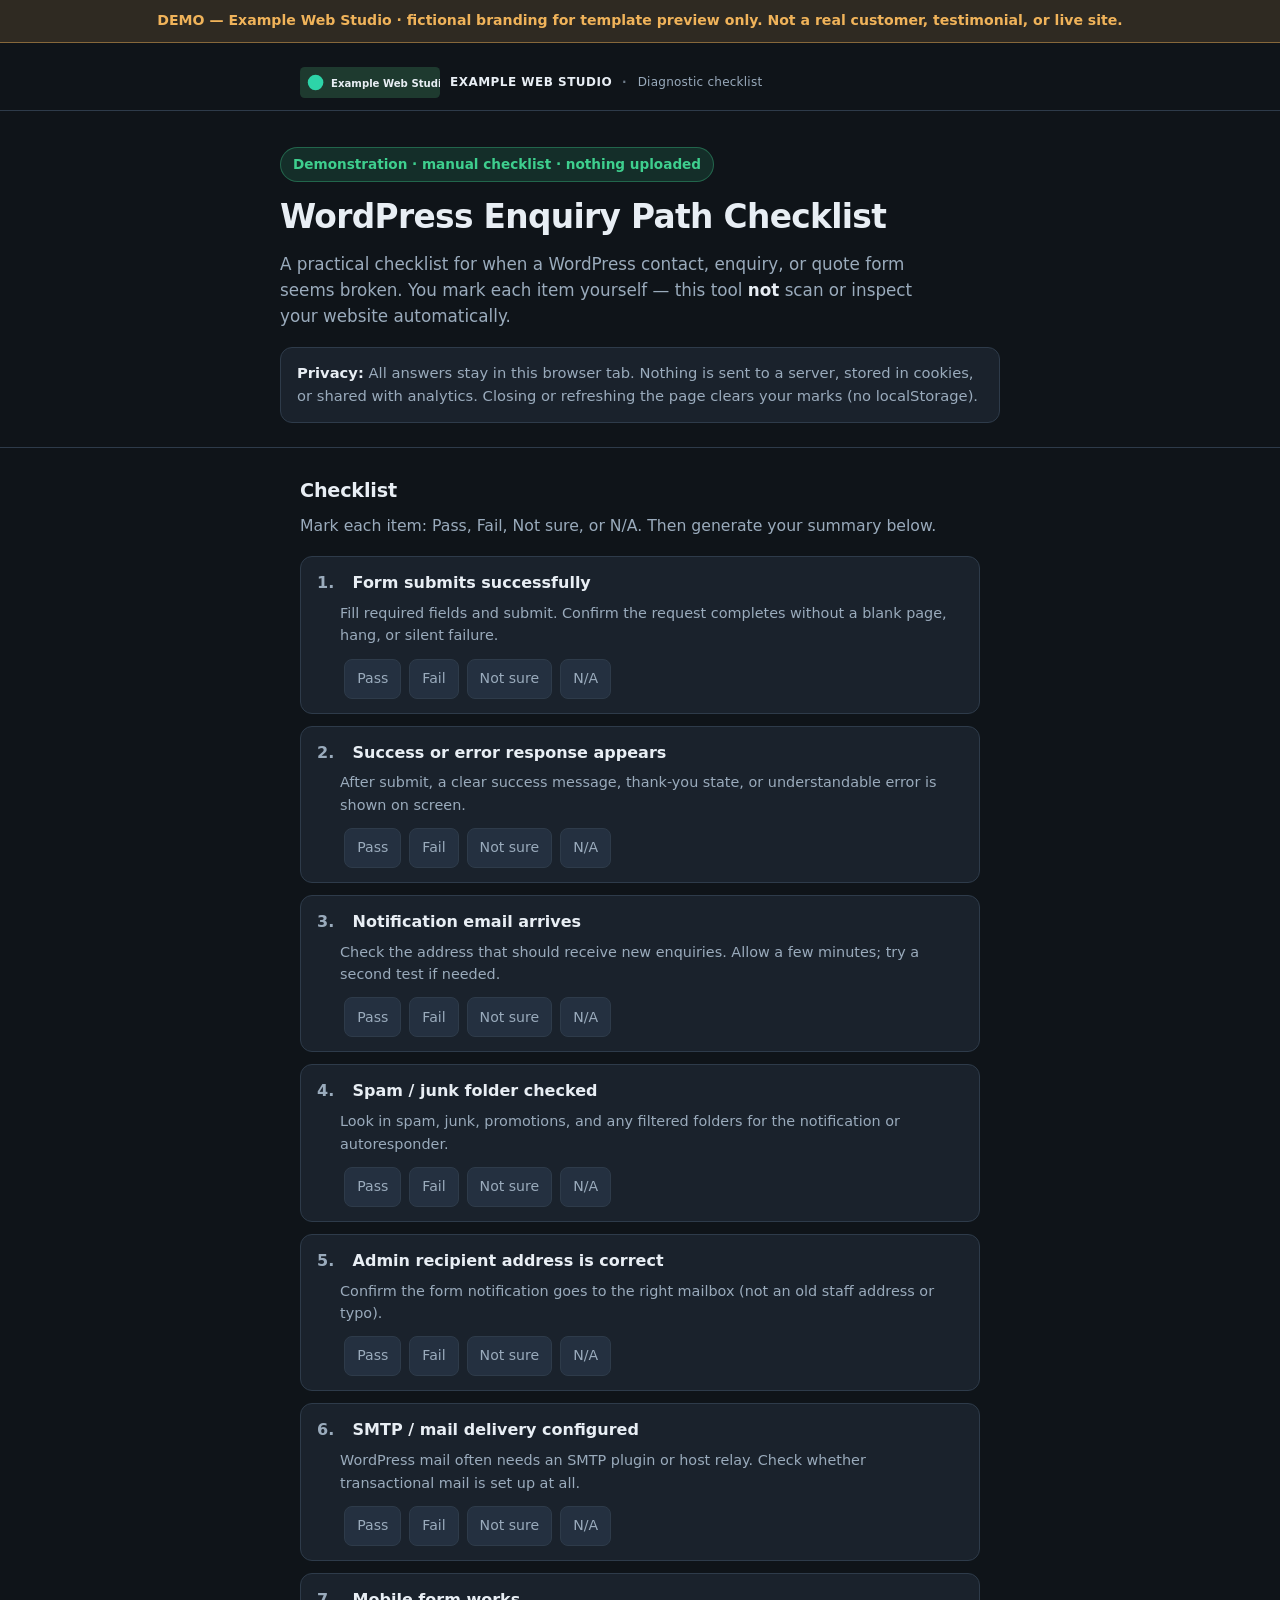
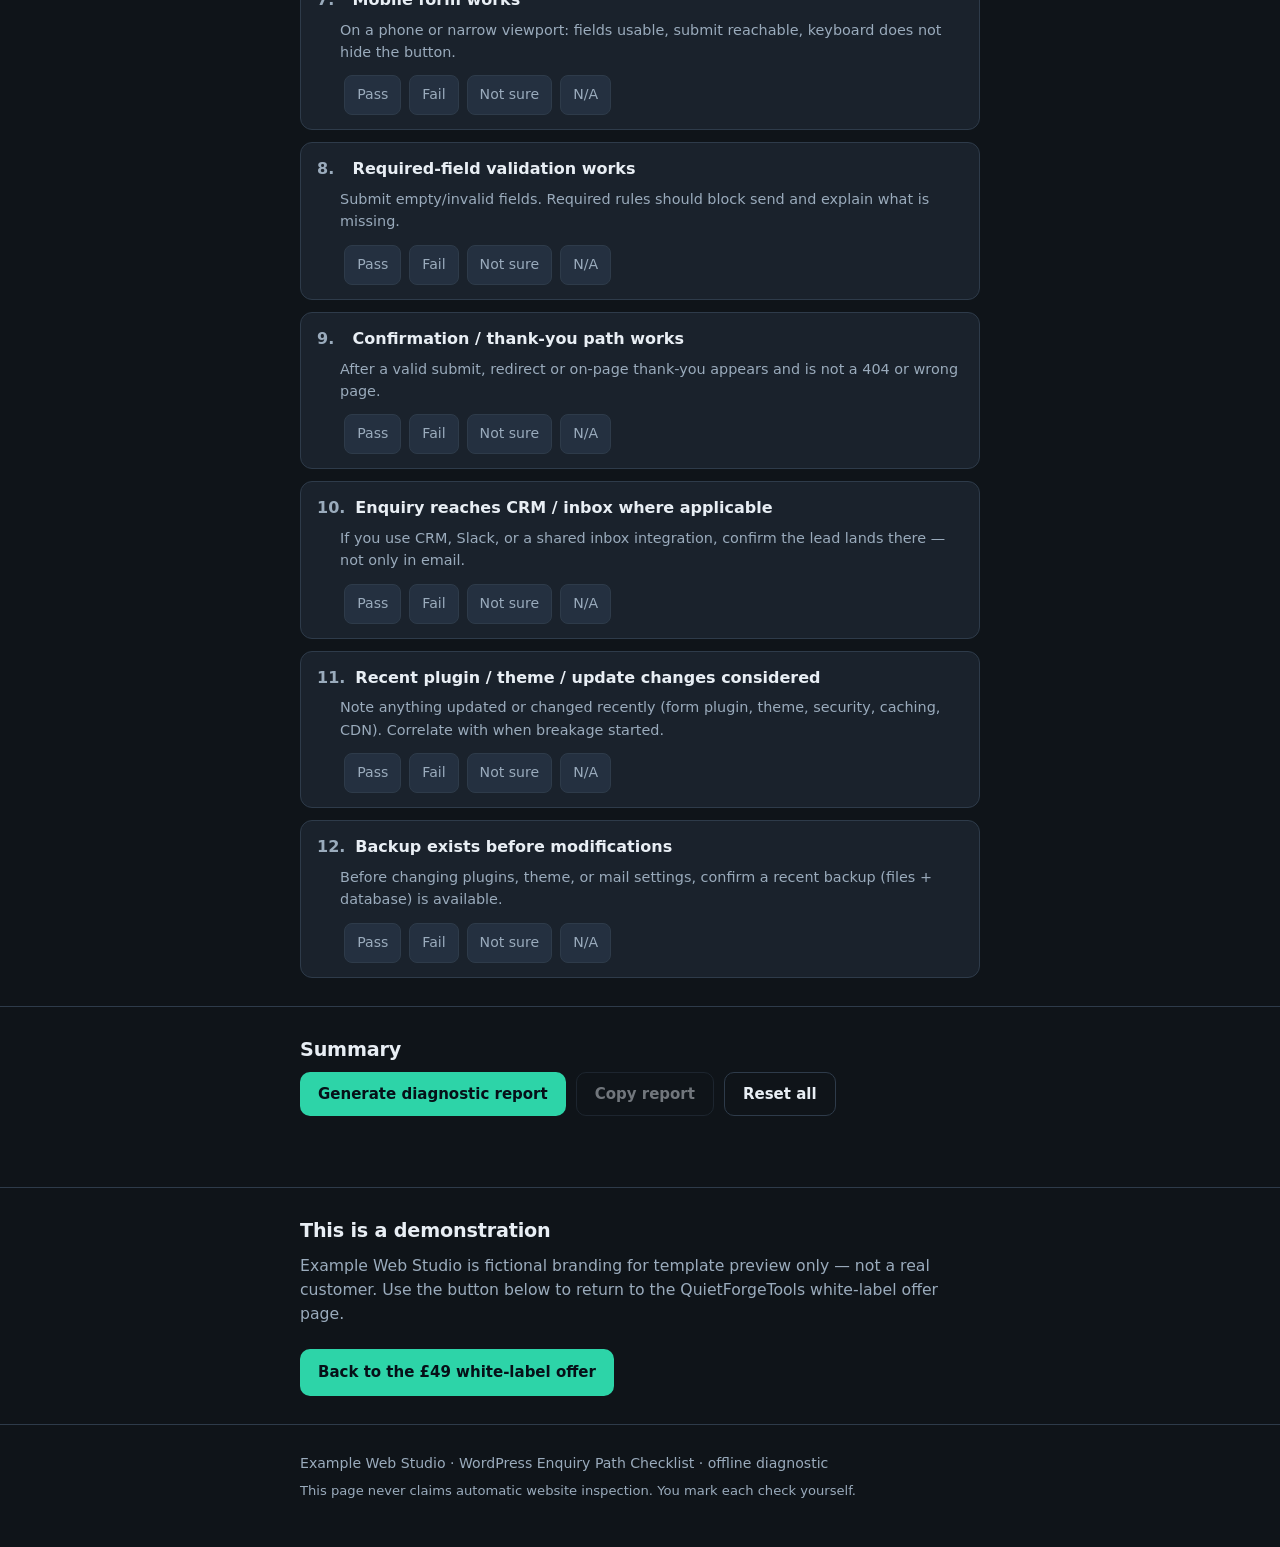
<file: docs/white-label-wordpress-checklist/demo/index.html>
<!DOCTYPE html>
<html lang="en">
<head>
  <meta charset="utf-8" />
  <meta name="viewport" content="width=device-width, initial-scale=1" />
  <title>WordPress Enquiry Path Checklist</title>
  <meta name="description" content="Offline WordPress enquiry path checklist. Manually mark form, email, mobile, and delivery checks. Get a copyable diagnostic summary. No uploads, no accounts." />
  <meta name="robots" content="noindex,nofollow" />
  <link rel="stylesheet" href="styles.css" />
</head>
<body>
  <div id="demo-banner" class="demo-banner" hidden role="status"></div>

  <header>
    <div class="wrap">
      <div class="brand" id="brand-block">
        <img id="brand-logo" class="brand-logo" alt="" hidden />
        <a id="brand-link" href="#"><span id="brand-name">YOUR BUSINESS NAME</span></a>
        <span class="brand-sep"> · </span>
        <span class="brand-tag">Diagnostic checklist</span>
      </div>
    </div>
  </header>

  <main>
    <div class="wrap hero">
      <div class="free-chip" id="chip-text">Manual checklist · runs in your browser · nothing uploaded</div>
      <h1 id="page-heading">WordPress Enquiry Path Checklist</h1>
      <p class="lead" id="page-intro">
        A practical checklist for when a WordPress contact, enquiry, or quote form
        seems broken. You mark each item yourself — this tool does
        <strong>not</strong> scan or inspect your website automatically.
      </p>
      <div class="privacy" role="note">
        <strong>Privacy:</strong> All answers stay in this browser tab.
        Nothing is sent to a server, stored in cookies, or shared with analytics.
        Closing or refreshing the page clears your marks (no localStorage).
      </div>
    </div>

    <section id="checklist" aria-labelledby="checklist-heading">
      <div class="wrap">
        <h2 id="checklist-heading">Checklist</h2>
        <p class="section-lead">Mark each item: Pass, Fail, Not sure, or N/A. Then generate your summary below.</p>
        <form id="checklist-form" novalidate>
          <ol class="checks" id="checks-list"></ol>
        </form>
      </div>
    </section>

    <section id="actions" aria-labelledby="actions-heading">
      <div class="wrap">
        <h2 id="actions-heading">Summary</h2>
        <div class="action-row">
          <button type="button" class="btn btn-primary" id="btn-generate">Generate diagnostic report</button>
          <button type="button" class="btn btn-ghost" id="btn-copy" disabled>Copy report</button>
          <button type="button" class="btn btn-ghost" id="btn-reset">Reset all</button>
        </div>
        <p class="copy-status" id="copy-status" aria-live="polite"></p>

        <div id="results" class="results" hidden>
          <div class="result-block">
            <h3>Failed checks</h3>
            <ul id="failed-list"></ul>
            <p class="empty-note" id="failed-empty" hidden>None marked Fail.</p>
          </div>
          <div class="result-block">
            <h3>Uncertain checks</h3>
            <ul id="unsure-list"></ul>
            <p class="empty-note" id="unsure-empty" hidden>None marked Not sure.</p>
          </div>
          <div class="result-block">
            <h3>Recommended next investigation</h3>
            <p id="recommendation" class="recommendation"></p>
          </div>
          <div class="result-block">
            <h3>Full report</h3>
            <pre id="report-text" class="report" tabindex="0"></pre>
          </div>
        </div>
      </div>
    </section>

    <section id="contact-cta" aria-labelledby="cta-heading">
      <div class="wrap">
        <h2 id="cta-heading">Need help fixing it?</h2>
        <p class="section-lead" id="cta-lead">
          The checklist above is complete on its own. If you want hands-on help with your WordPress enquiry path, use the contact option below.
        </p>
        <a class="btn btn-primary btn-cta" id="cta-button" href="https://mamonasr789-png.github.io/quietforgetools/white-label-wordpress-checklist/">Back to the £49 white-label offer</a>
      </div>
    </section>
  </main>

  <footer>
    <div class="wrap">
      <p id="footer-line"><span id="footer-name">YOUR BUSINESS NAME</span> · WordPress Enquiry Path Checklist · offline diagnostic</p>
      <p class="foot-note" id="footer-note">This page never claims automatic website inspection. You mark each check yourself.</p>
    </div>
  </footer>

  <script src="config.js"></script>
  <script src="app.js"></script>
</body>
</html>
</file>
<file: docs/white-label-wordpress-checklist/demo/styles.css>
:root {
  --bg: #0f1419;
  --surface: #1a222c;
  --surface2: #243040;
  --text: #e8eef4;
  --muted: #9aabbc;
  --accent: #3d9cf0;
  --accent-soft: rgba(61, 156, 240, 0.14);
  --border: #2e3b4a;
  --ok: #3ecf8e;
  --ok-soft: rgba(62, 207, 142, 0.14);
  --warn: #f0b35a;
  --warn-soft: rgba(240, 179, 90, 0.14);
  --bad: #f07178;
  --bad-soft: rgba(240, 113, 120, 0.14);
  --na: #7a8a9a;
  --radius: 12px;
  --max: 720px;
  --font: "Segoe UI", system-ui, -apple-system, sans-serif;
}
* { box-sizing: border-box; }
html { scroll-behavior: smooth; }
body {
  margin: 0;
  font-family: var(--font);
  background: var(--bg);
  color: var(--text);
  line-height: 1.55;
  font-size: 17px;
}
a { color: var(--accent); }
.wrap { max-width: var(--max); margin: 0 auto; padding: 0 20px; }

.demo-banner {
  background: var(--warn-soft);
  border-bottom: 1px solid rgba(240, 179, 90, 0.45);
  color: var(--warn);
  text-align: center;
  font-size: 0.88rem;
  font-weight: 600;
  padding: 10px 16px;
}

header {
  padding: 24px 0 12px;
  border-bottom: 1px solid var(--border);
}
.brand {
  display: flex;
  flex-wrap: wrap;
  align-items: center;
  gap: 8px 10px;
  font-size: 12px;
  letter-spacing: 0.08em;
  text-transform: uppercase;
  color: var(--muted);
  font-weight: 600;
}
.brand a { text-decoration: none; color: inherit; }
.brand span#brand-name,
.brand #brand-name { color: var(--text); font-weight: 700; letter-spacing: 0.04em; }
.brand-logo {
  max-height: 36px;
  max-width: 140px;
  width: auto;
  height: auto;
  object-fit: contain;
  display: block;
}
.brand-sep { opacity: 0.7; }
.brand-tag { text-transform: none; letter-spacing: 0.02em; font-weight: 500; }

.hero { padding: 36px 0 24px; }
h1 {
  font-size: clamp(1.55rem, 4.2vw, 2.05rem);
  line-height: 1.2;
  margin: 0 0 14px;
  font-weight: 700;
  letter-spacing: -0.02em;
}
.lead {
  font-size: 1.05rem;
  color: var(--muted);
  margin: 0 0 18px;
  max-width: 40em;
}
.lead strong { color: var(--text); }
.free-chip {
  display: inline-block;
  background: var(--ok-soft);
  color: var(--ok);
  border: 1px solid rgba(62, 207, 142, 0.35);
  border-radius: 999px;
  padding: 6px 12px;
  margin-bottom: 16px;
  font-size: 0.85rem;
  font-weight: 600;
}
.privacy {
  background: var(--surface);
  border: 1px solid var(--border);
  border-radius: var(--radius);
  padding: 14px 16px;
  font-size: 0.92rem;
  color: var(--muted);
}
.privacy strong { color: var(--text); }
section { padding: 28px 0; border-top: 1px solid var(--border); }
h2 {
  font-size: 1.2rem;
  margin: 0 0 8px;
  letter-spacing: -0.01em;
}
h3 { font-size: 1rem; margin: 0 0 8px; }
.section-lead {
  color: var(--muted);
  margin: 0 0 18px;
  font-size: 0.98rem;
}

.checks {
  list-style: none;
  margin: 0;
  padding: 0;
  display: flex;
  flex-direction: column;
  gap: 12px;
  counter-reset: check;
}
.check-item {
  background: var(--surface);
  border: 1px solid var(--border);
  border-radius: var(--radius);
  padding: 14px 16px;
  counter-increment: check;
}
.check-title {
  display: flex;
  gap: 10px;
  align-items: flex-start;
  margin: 0 0 6px;
  font-weight: 600;
  font-size: 1rem;
}
.check-title::before {
  content: counter(check) ".";
  color: var(--muted);
  font-weight: 600;
  min-width: 1.6em;
}
.check-hint {
  margin: 0 0 12px;
  padding-left: 1.6em;
  color: var(--muted);
  font-size: 0.9rem;
}
.states {
  display: flex;
  flex-wrap: wrap;
  gap: 8px;
  padding-left: 1.6em;
}
.state-opt {
  display: inline-flex;
  align-items: center;
  gap: 6px;
  background: var(--surface2);
  border: 1px solid var(--border);
  border-radius: 8px;
  padding: 8px 12px;
  cursor: pointer;
  font-size: 0.88rem;
  color: var(--muted);
  min-height: 40px;
  user-select: none;
}
.state-opt:hover { border-color: var(--muted); color: var(--text); }
.state-opt input {
  position: absolute;
  opacity: 0;
  width: 1px;
  height: 1px;
  margin: 0;
  pointer-events: none;
}
.state-opt:focus-within {
  outline: 2px solid var(--accent);
  outline-offset: 2px;
}
.state-opt[data-state="pass"].selected {
  background: var(--ok-soft);
  border-color: var(--ok);
  color: var(--ok);
}
.state-opt[data-state="fail"].selected {
  background: var(--bad-soft);
  border-color: var(--bad);
  color: var(--bad);
}
.state-opt[data-state="unsure"].selected {
  background: var(--warn-soft);
  border-color: var(--warn);
  color: var(--warn);
}
.state-opt[data-state="na"].selected {
  background: rgba(122, 138, 154, 0.18);
  border-color: var(--na);
  color: var(--text);
}

.action-row {
  display: flex;
  flex-wrap: wrap;
  gap: 10px;
  margin-bottom: 10px;
}
.btn {
  display: inline-block;
  padding: 12px 18px;
  border-radius: 10px;
  font-weight: 600;
  font-size: 15px;
  text-decoration: none;
  border: 1px solid transparent;
  cursor: pointer;
  font-family: inherit;
  min-height: 44px;
}
.btn:disabled {
  opacity: 0.45;
  cursor: not-allowed;
}
.btn-primary { background: var(--accent); color: #061018; border: none; }
.btn-primary:hover:not(:disabled) { filter: brightness(1.06); }
.btn-ghost {
  background: transparent;
  color: var(--text);
  border-color: var(--border);
}
.btn-ghost:hover:not(:disabled) { border-color: var(--muted); }
.btn-cta {
  display: inline-flex;
  align-items: center;
  justify-content: center;
  margin-top: 4px;
}
.copy-status {
  min-height: 1.3em;
  font-size: 0.9rem;
  color: var(--ok);
  margin: 0 0 14px;
}

.results { margin-top: 8px; }
.result-block {
  background: var(--surface);
  border: 1px solid var(--border);
  border-radius: var(--radius);
  padding: 16px 18px;
  margin-bottom: 12px;
}
.result-block ul {
  margin: 0;
  padding-left: 1.2em;
  color: var(--muted);
}
.result-block ul li { margin-bottom: 4px; }
.empty-note { margin: 0; color: var(--muted); font-size: 0.92rem; }
.recommendation {
  margin: 0;
  color: var(--text);
  font-size: 0.98rem;
}
.report {
  margin: 0;
  padding: 12px;
  background: var(--bg);
  border: 1px solid var(--border);
  border-radius: 8px;
  color: var(--muted);
  font-size: 0.82rem;
  white-space: pre-wrap;
  word-break: break-word;
  max-height: 320px;
  overflow: auto;
  font-family: ui-monospace, "SF Mono", Menlo, Consolas, monospace;
}

footer {
  padding: 28px 0 40px;
  border-top: 1px solid var(--border);
  color: var(--muted);
  font-size: 0.88rem;
}
footer p { margin: 0 0 6px; }
.foot-note { font-size: 0.82rem; }

@media (max-width: 480px) {
  body { font-size: 16px; }
  .wrap { padding: 0 14px; }
  .states { padding-left: 0; }
  .check-hint { padding-left: 0; }
  .state-opt {
    flex: 1 1 calc(50% - 8px);
    justify-content: center;
    padding: 10px 8px;
  }
  .action-row .btn { flex: 1 1 100%; text-align: center; }
  .btn-cta { width: 100%; }
  h1 { font-size: 1.45rem; }
}

@media (prefers-reduced-motion: reduce) {
  html { scroll-behavior: auto; }
}
</file>
